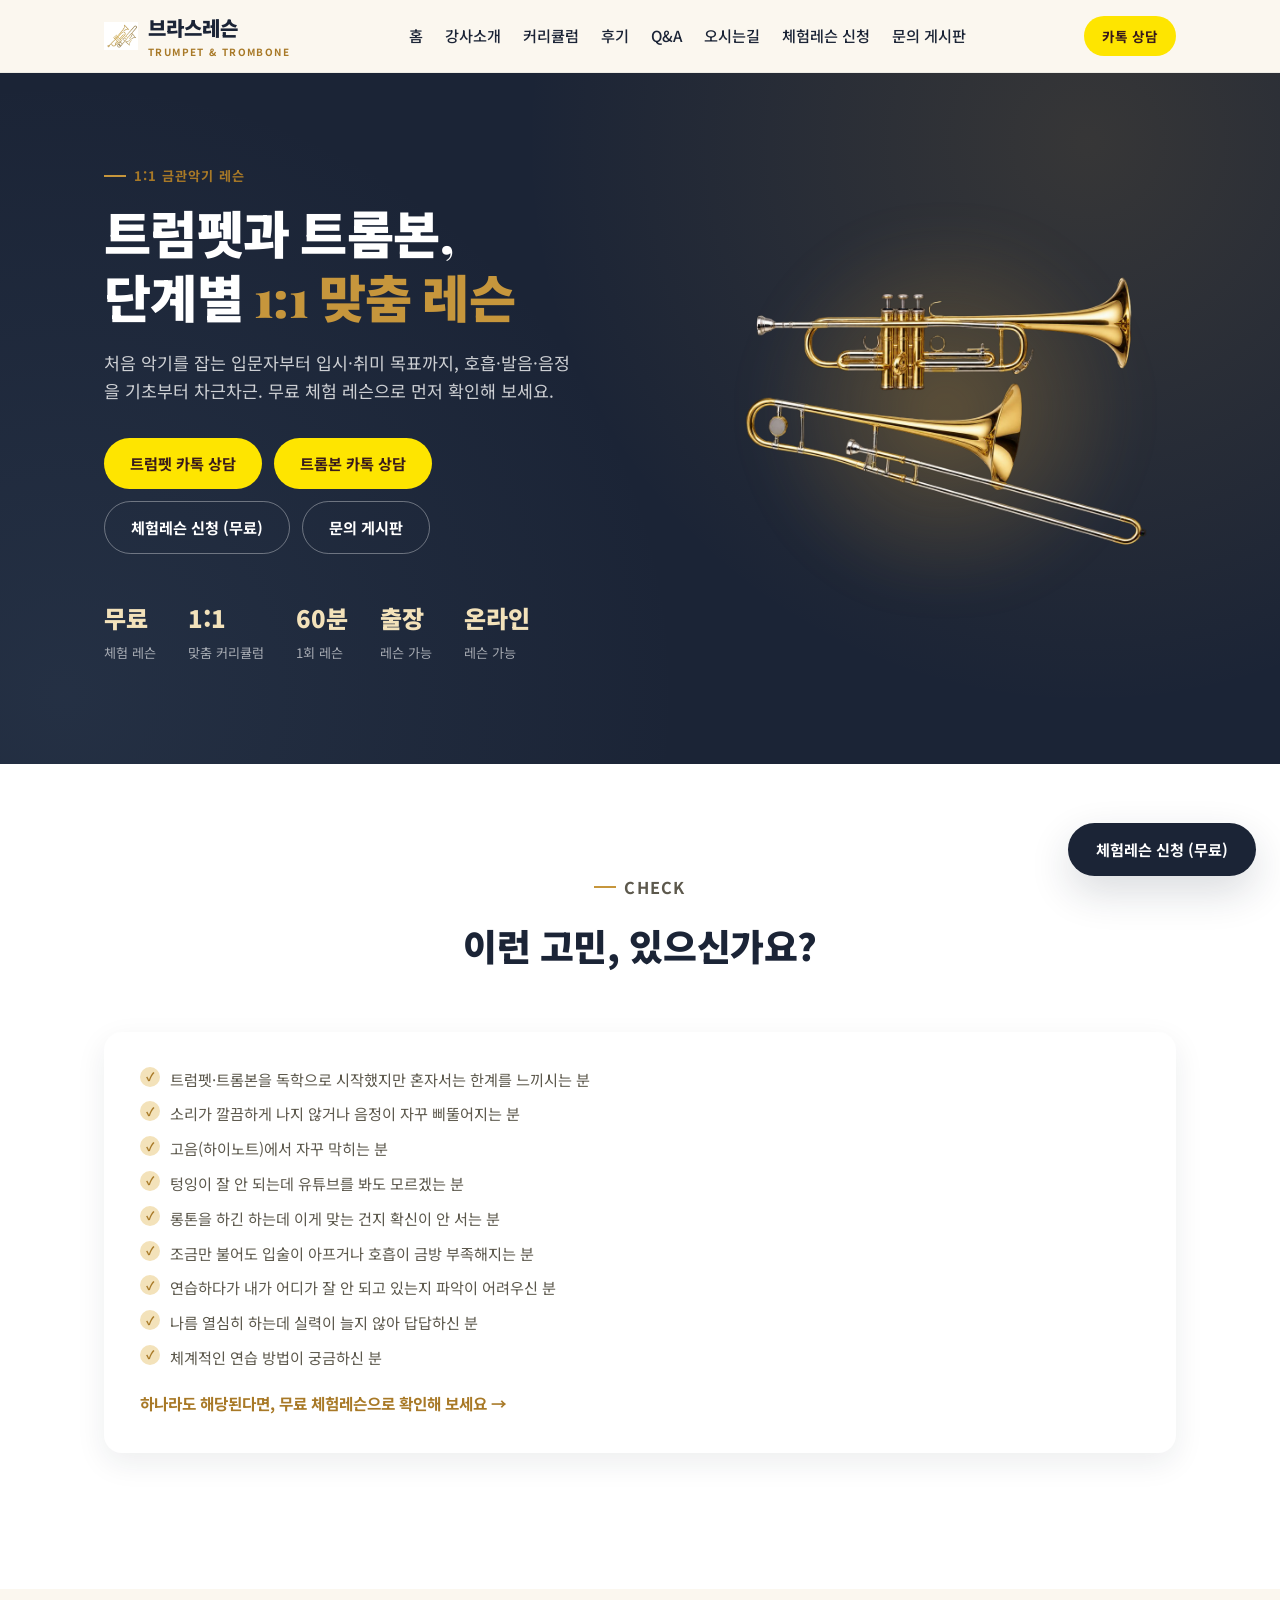
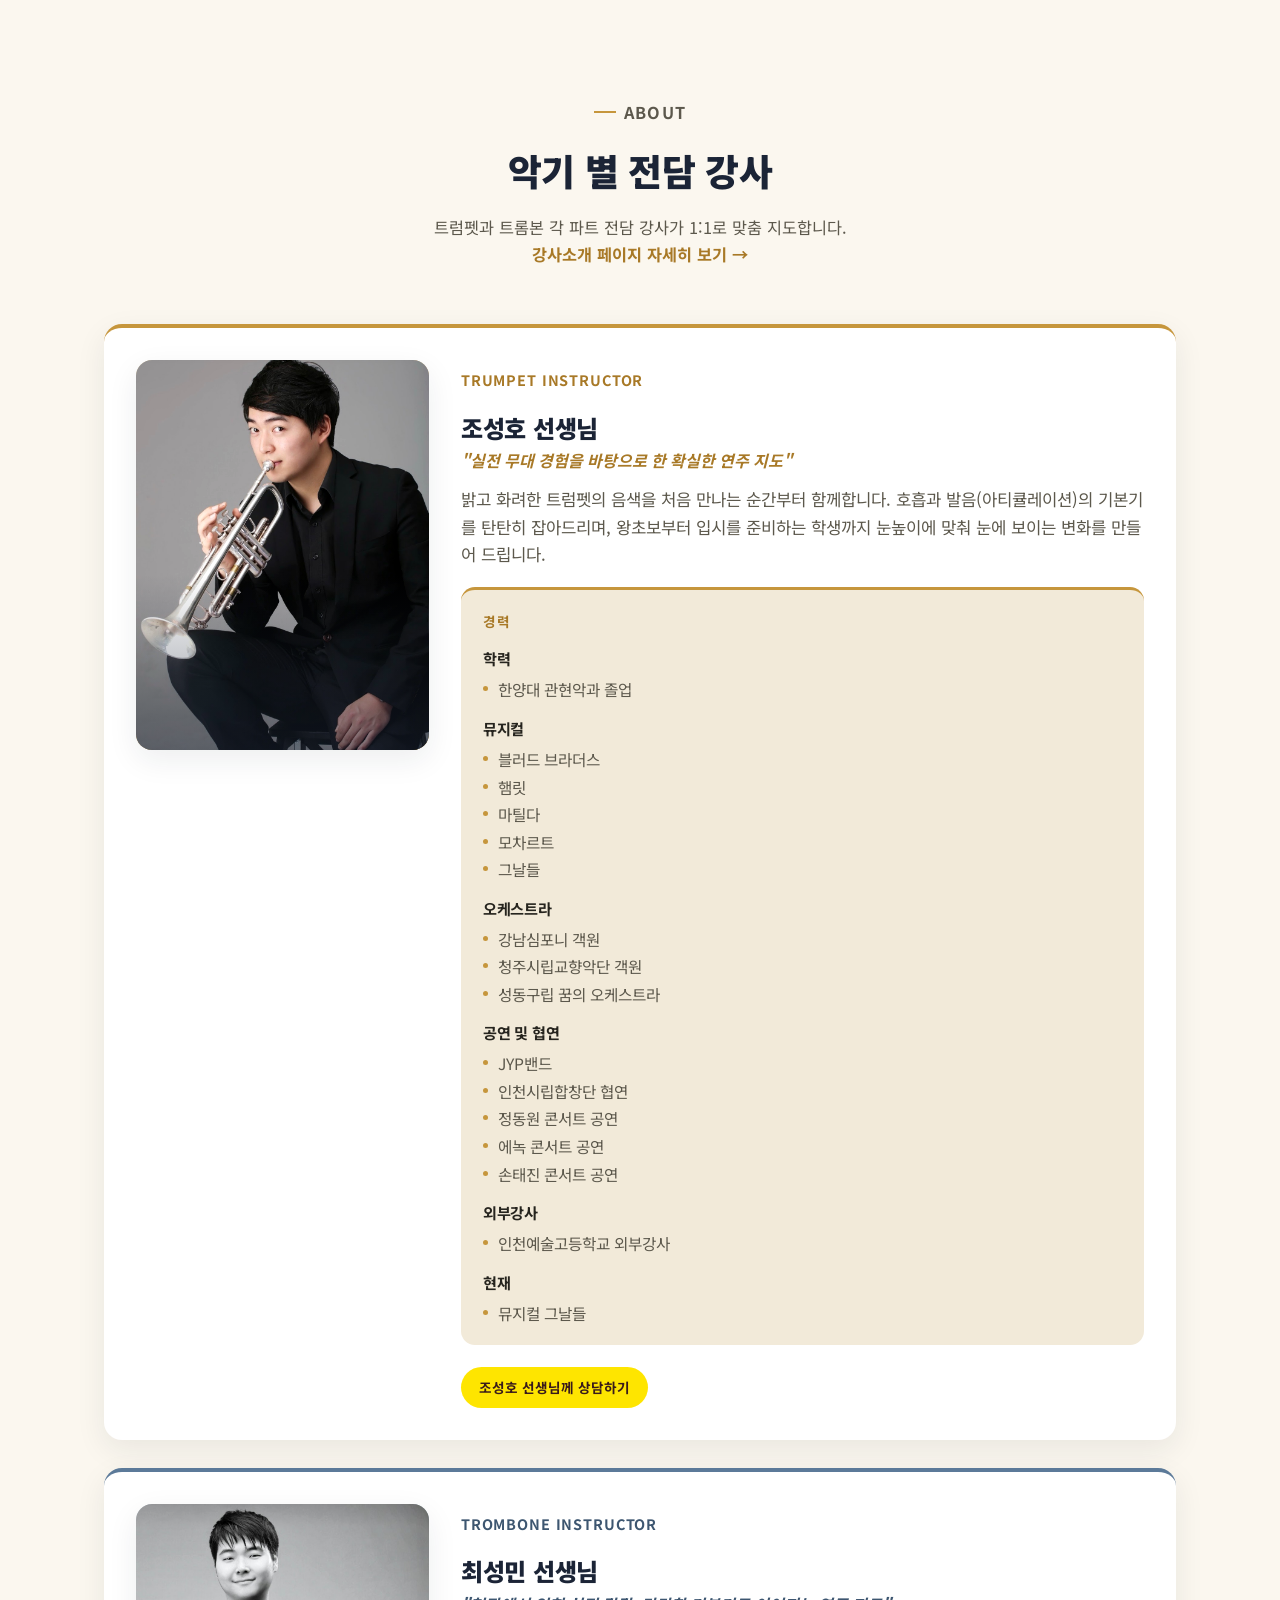
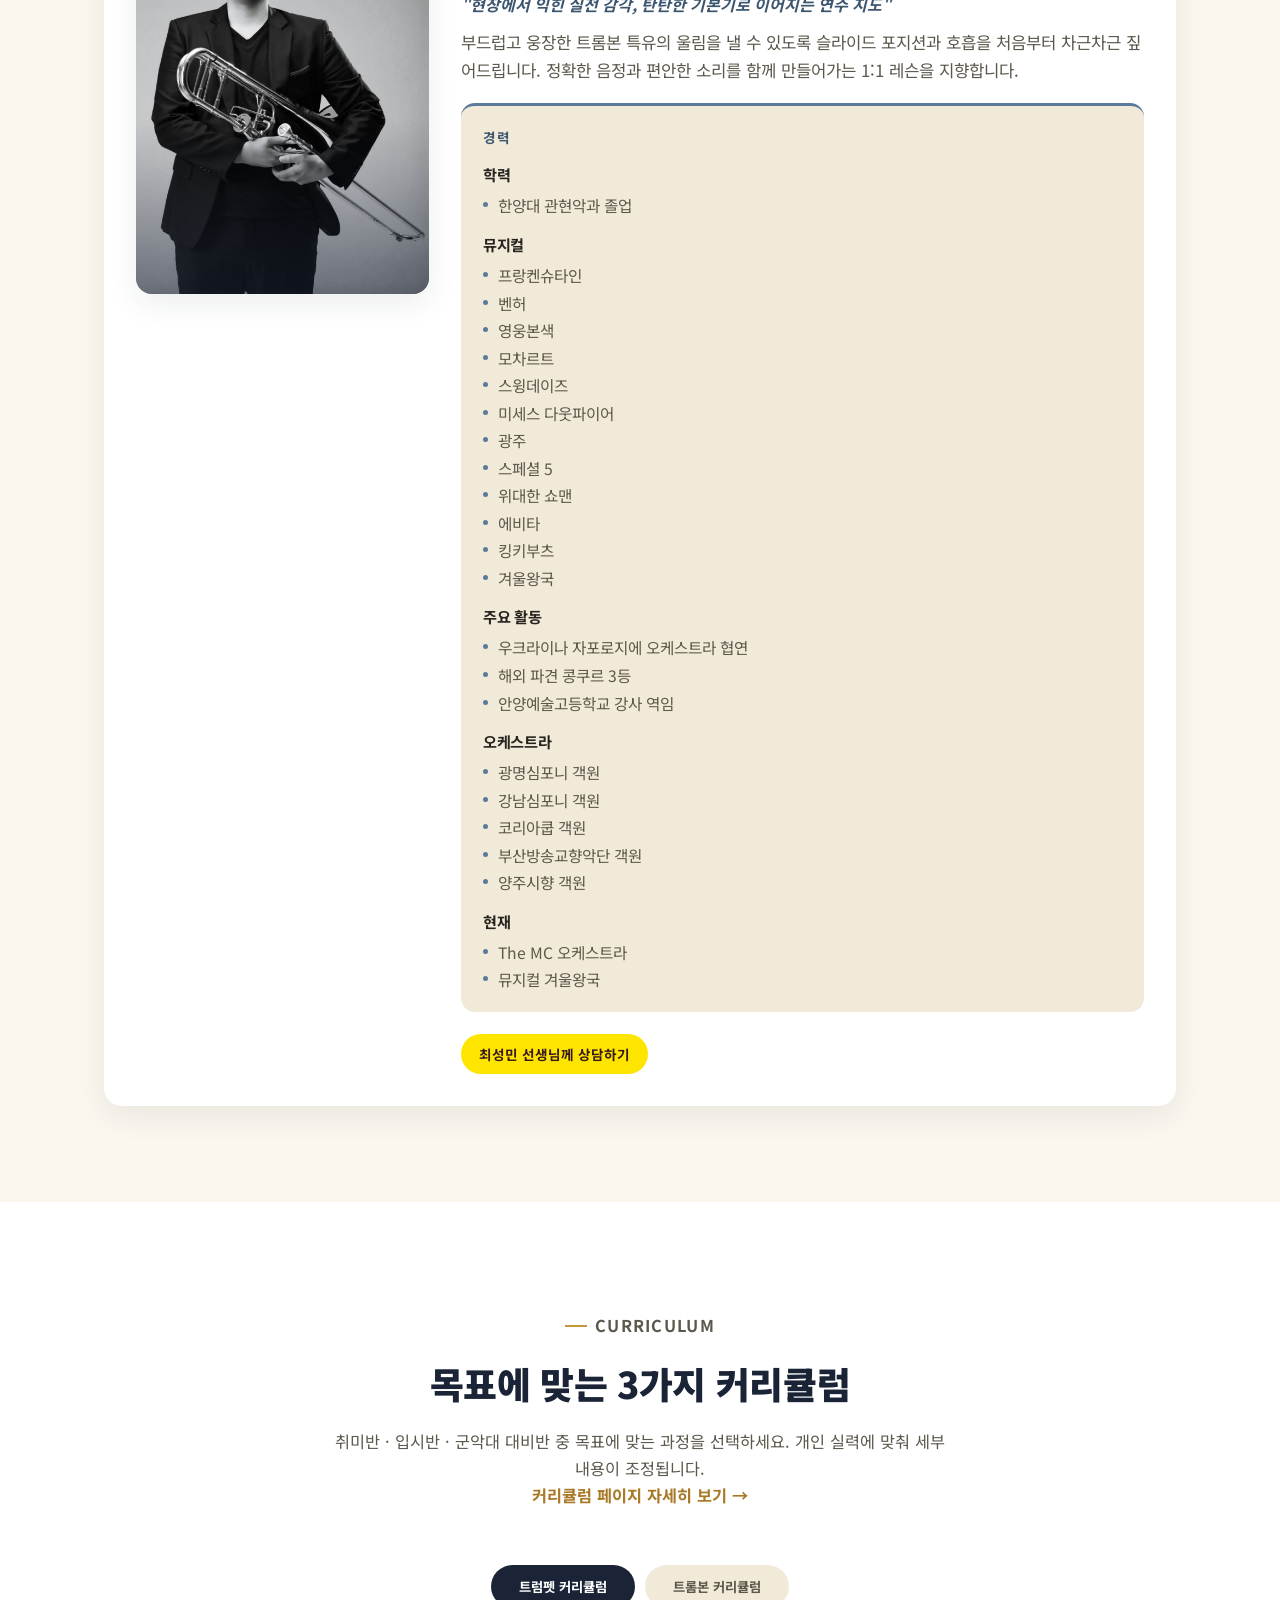
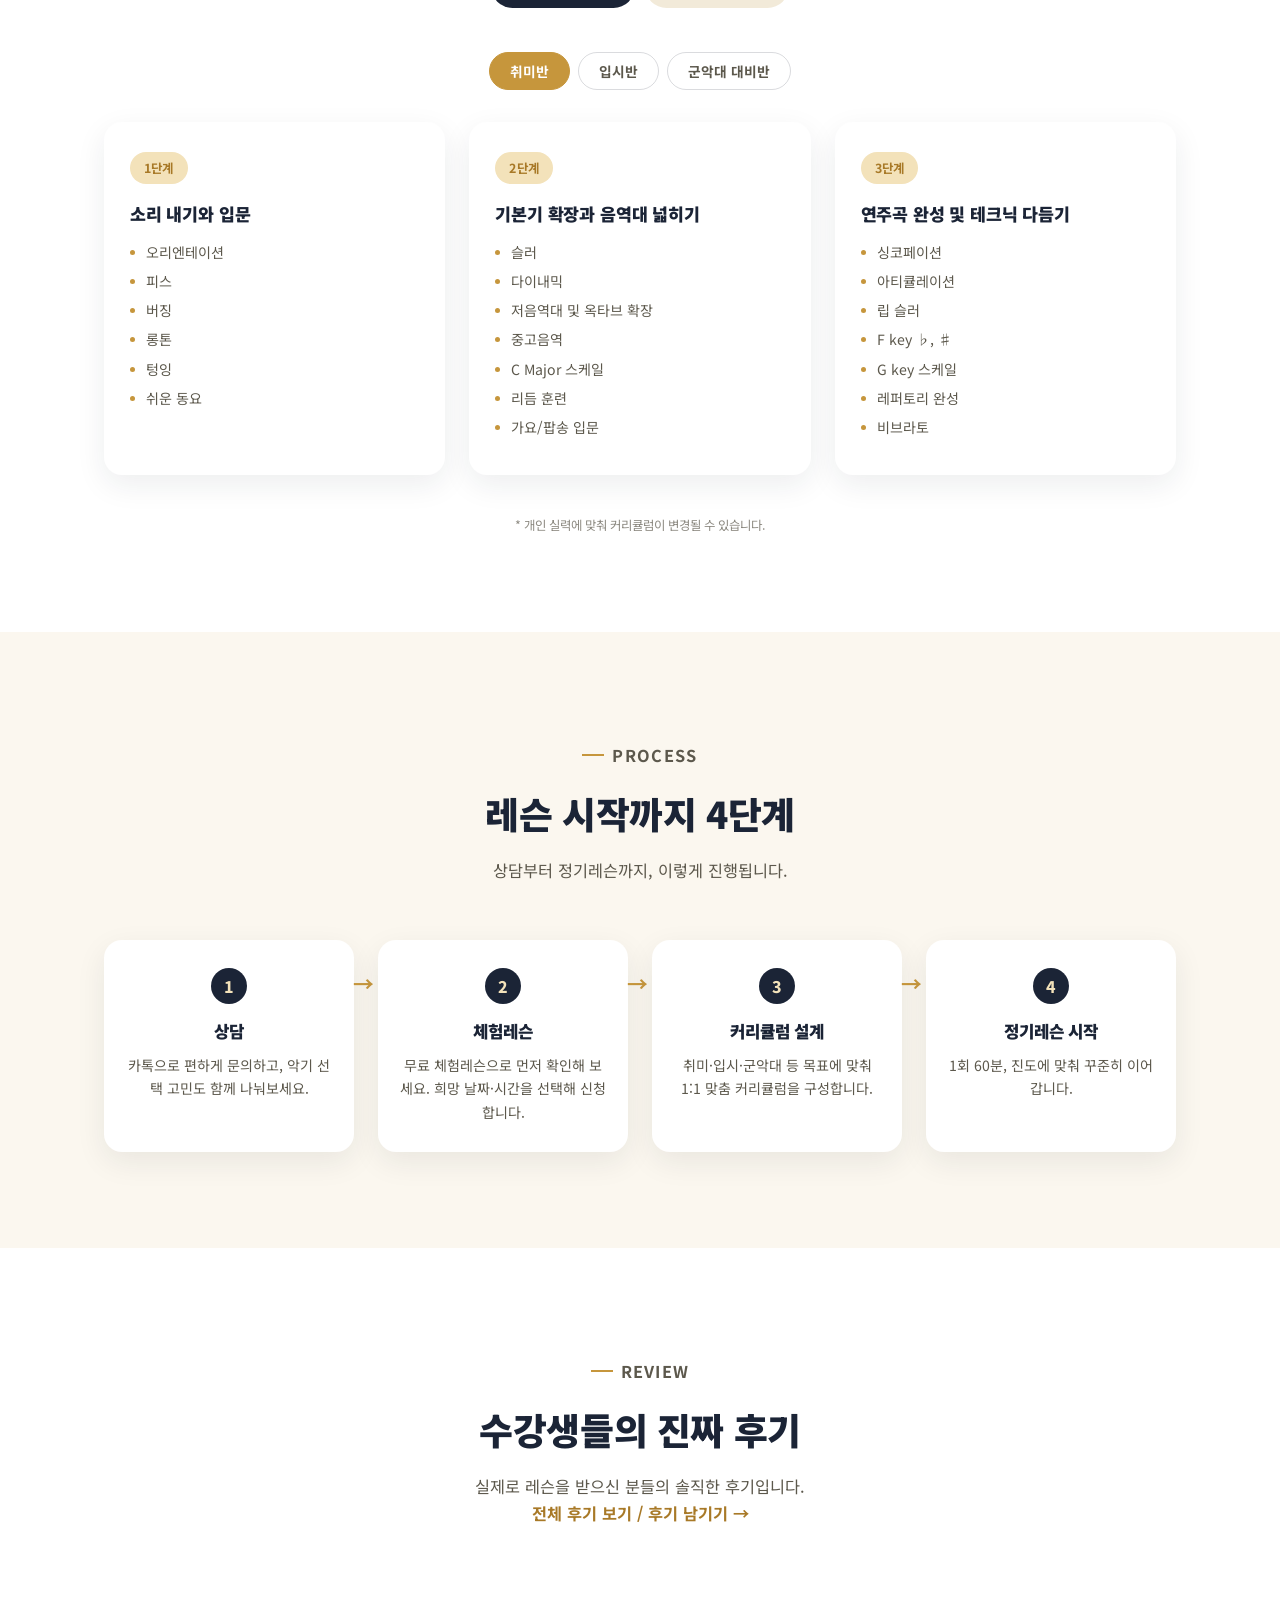
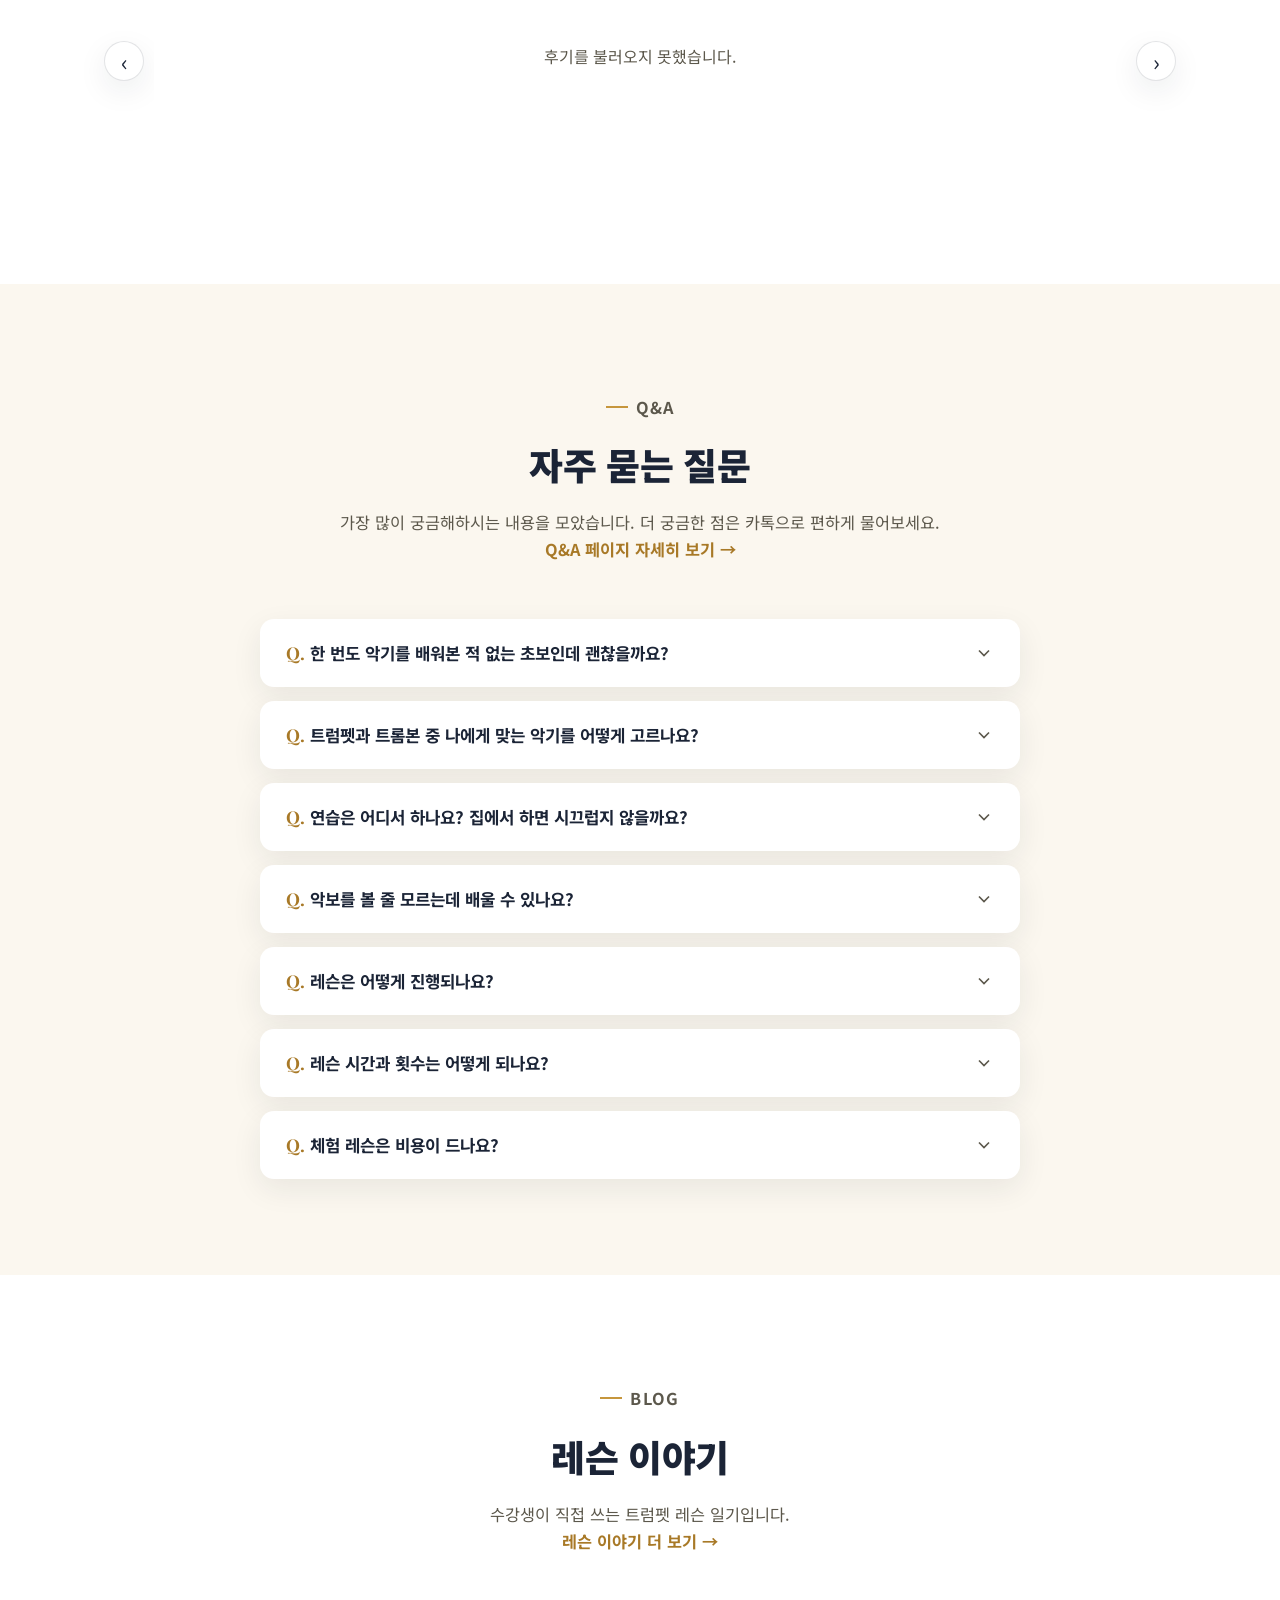
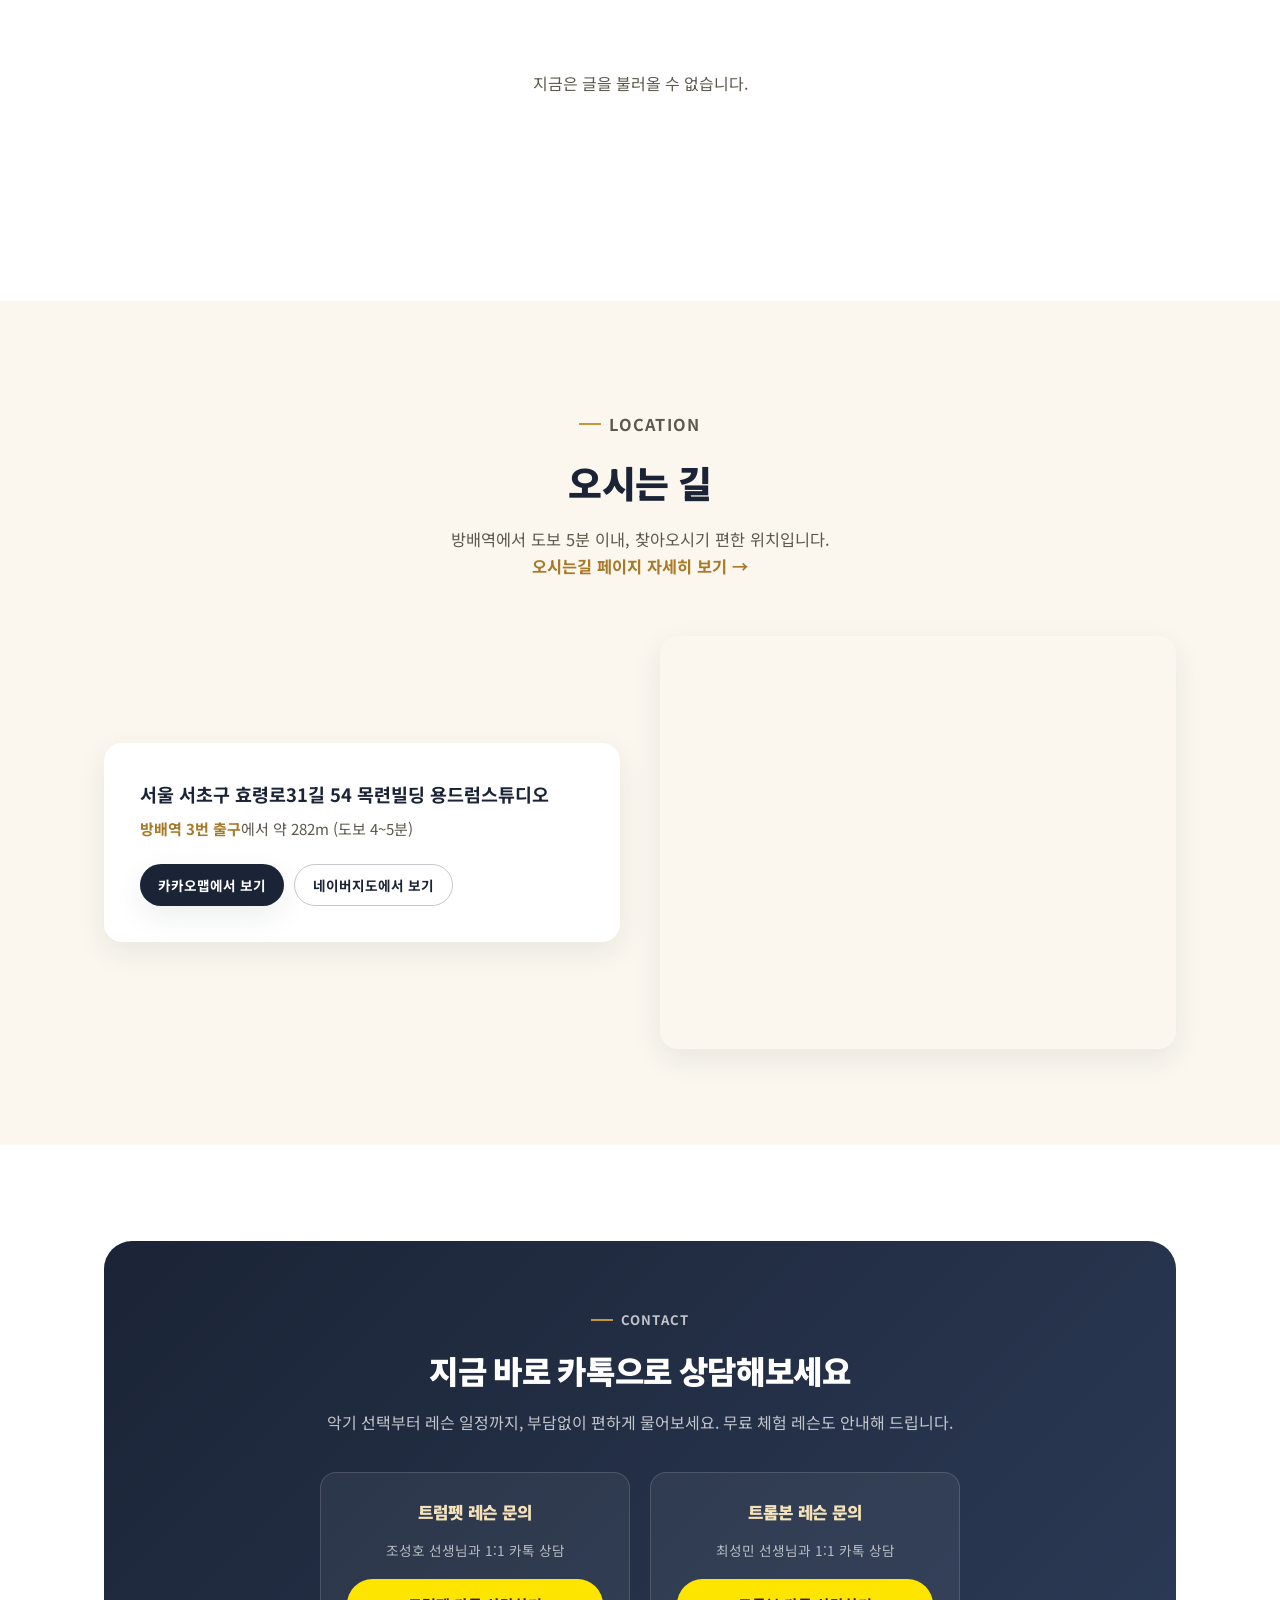
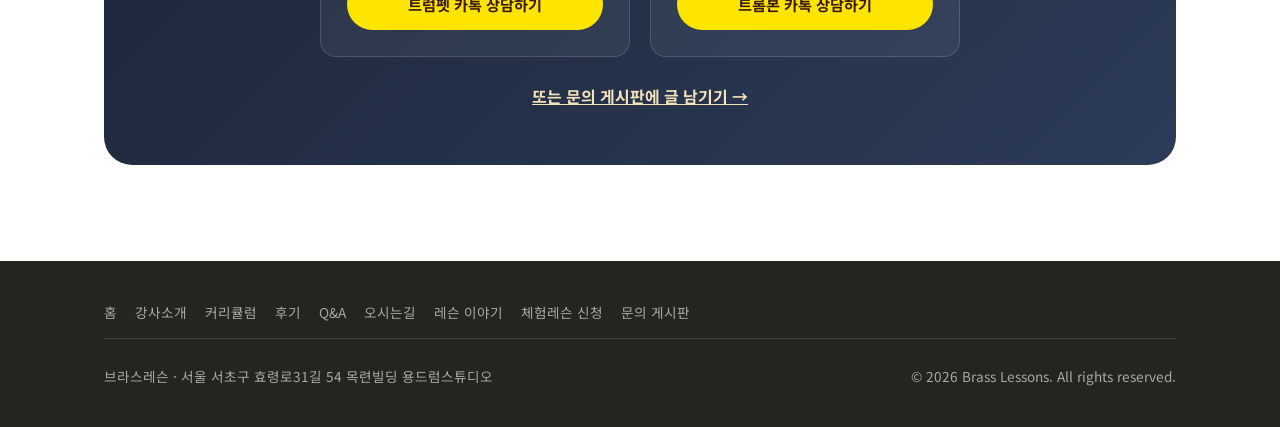
<file: index.html>
<!DOCTYPE html>
<html lang="ko">
<head>
<meta charset="UTF-8">
<meta name="viewport" content="width=device-width, initial-scale=1.0">
<title>브라스레슨 | 트럼펫레슨 전문, 트롬본레슨 전문</title>
<meta name="description" content="서초구 트럼펫, 트롬본 1:1 개인레슨">
<meta name="keywords" content="트럼펫 레슨, 트롬본 레슨, 트럼펫 학원, 트롬본 학원, 서초 트럼펫 레슨, 방배 트럼펫 레슨, 서초 트롬본 레슨, 방배 트롬본 레슨, 금관악기 레슨, 트럼펫 개인레슨, 트롬본 개인레슨, 트럼펫 입시, 트롬본 입시, 군악대 실기 레슨, 성인 트럼펫, 트롬본 취미, 트러본, 트럼본 레슨, 트럼본 취미, 트럼본 입시, 트럼본 학원, 트럼펫, 트럼본, 트롬본, 호른, 금관악기">
<meta name="robots" content="index, follow">
<meta name="author" content="브라스레슨">
<meta name="naver-site-verification" content="9b1d6367c2b45aa4f257d5b8014cab963c6f6ef2" />
<link rel="canonical" href="https://brasslessons.kr/">
<meta property="og:type" content="website">
<meta property="og:locale" content="ko_KR">
<meta property="og:site_name" content="브라스레슨">
<meta property="og:title" content="브라스레슨 | 트럼펫레슨 전문, 트롬본레슨 전문">
<meta property="og:description" content="트럼펫 레슨 · 트롬본 레슨 전문. 1:1 맞춤 커리큘럼, 무료 체험 레슨.">
<meta property="og:image" content="https://brasslessons.kr/img/logo-share.png">
<meta property="og:url" content="https://brasslessons.kr/">
<meta name="twitter:card" content="summary_large_image">
<meta name="twitter:title" content="브라스레슨 | 트럼펫레슨 전문, 트롬본레슨 전문">
<meta name="twitter:description" content="트럼펫 레슨 · 트롬본 레슨 전문. 1:1 맞춤 커리큘럼, 무료 체험 레슨.">
<meta name="twitter:image" content="https://brasslessons.kr/img/logo-share.png">
<link rel="icon" href="/favicon.ico" sizes="any">
<link rel="icon" type="image/png" sizes="32x32" href="img/favicon-32.png">
<link rel="icon" type="image/png" sizes="96x96" href="img/favicon-96.png">
<link rel="apple-touch-icon" href="img/apple-touch-icon.png">
<link rel="stylesheet" href="css/style.css">
<script type="application/ld+json">
{
  "@context": "https://schema.org",
  "@type": "LocalBusiness",
  "name": "브라스레슨",
  "url": "https://brasslessons.kr/",
  "description": "서울 서초구 방배동에서 트럼펫 레슨, 트롬본 레슨을 전문으로 하는 1:1 맞춤 금관악기 레슨입니다. 1:1 개인레슨 찾으신다면 무료 체험 레슨으로 먼저 확인해보세요.",
  "image": "https://brasslessons.kr/img/hero-instruments.jpg",
  "address": {
    "@type": "PostalAddress",
    "streetAddress": "효령로31길 54 목련빌딩 용드럼스튜디오",
    "addressLocality": "서초구",
    "addressRegion": "서울특별시",
    "addressCountry": "KR"
  },
  "areaServed": ["서초구", "방배동", "강남", "서울","강남구", "개포동", "논현동", "대치동", "도곡동", "삼성동", "세곡동", "수서동", 
    "신사동", "압구정동", "역삼동", "율현동", "일원동", "자곡동", "청담동","강동구", "강일동", "고덕동", "길동", "둔촌동", "명일동", "상일동", "성내동", 
    "암사동", "천호동","강북구", "미아동", "번동", "수유동", "우이동", "강서구", "가양동", "개화동", "과해동", "공항동", "등촌동", "마곡동", "방화동", 
    "염창동", "오곡동", "오쇠동", "외발산동", "내발산동", "화곡동","관악구", "남현동", "봉천동", "신림동","광진구", "광장동", "구의동", "군자동", "능동", "자양동", "중곡동", "화양동","구로구", "가리봉동", "개봉동", "고척동", "구로동", "궁동", "신도림동", "오류동", 
    "온수동", "천왕동", "항동","금천구", "가산동", "독산동", "시흥동","노원구", "공릉동", "상계동", "월계동", "중계동", "하계동","도봉구", "도봉동", "방학동", "쌍문동", "창동","동대문구", "답십리동", "신설동", "용두동", "이문동", "장안동", "전농동", "제기동", 
    "청량리동", "회기동", "휘경동","동작구", "노량진동", "대방동", "동작동", "본동", "사당동", "상도동", "신대방동", "흑석동","마포구", "공덕동", "구수동", "노고산동", "당인동", "대흥동", "도화동", "동교동", 
    "마포동", "망원동", "상수동", "상암동", "서교동", "성산동", "신공덕동", "신정동", 
    "신수동", "연남동", "염리동", "용강동", "중동", "창전동", "토정동", "하중동", 
    "합정동", "현석동", "흥인동","서대문구", "남가좌동", "냉천동", "봉원동", "북가좌동", "북아현동", "신촌동", "연희동", 
    "영천동", "옥천동", "창천동", "천연동", "충정로2가", "충정로3가", "합성동", "현저동", 
    "홍은동", "홍제동","내곡동", "반포동", "방배동", "서초동", "신원동", "양재동", "염곡동", 
    "우면동", "원지동", "잠원동","성동구", "금호동1가", "금호동2가", "금호동3가", "금호동4가", "도선동", "마장동", 
    "사근동", "상왕십리동", "성수동1가", "성수동2가", "송정동", "옥수동", "용답동", 
    "응봉동", "하왕십리동", "행당동", "홍익동","성북구", "길음동", "돈암동", "동선동1가", "동선동2가", "동선동3가", "동선동4가", "동선동5가", 
    "동소문동1가", "동소문동2가", "동소문동3가", "동소문동4가", "동소문동5가", "동소문동6가", "동소문동7가", 
    "보문동1가", "보문동2가", "보문동3가", "보문동4가", "보문동5가", "보문동6가", "보문동7가", 
    "삼선동1가", "삼선동2가", "삼선동3가", "삼선동4가", "삼선동5가", "상월곡동", "석관동", 
    "성북동", "성북동1가", "안암동1가", "안암동2가", "안암동3가", "안암동4가", "안암동5가", 
    "장위동", "정릉동", "종암동", "하월곡동","송파구", "가락동", "거여동", "마천동", "문정동", "방이동", "삼전동", "석촌동", 
    "송파동", "오금동", "오륜동", "잠실동", "장지동", "풍납동","양천구", "목동", "신월동", "신정동","영등포구", "당산동", "당산동1가", "당산동2가", "당산동3가", "당산동4가", "당산동5가", "당산동6가", 
    "대림동", "도림동", "문래동1가", "문래동2가", "문래동3가", "문래동4가", "문래동5가", "문래동6가", 
    "신길동", "양평동", "양평동1가", "양평동2가", "양평동3가", "양평동4가", "양평동5가", "양평동6가", 
    "양화동", "여의도동", "영등포동", "영등포동1가", "영등포동2가", "영등포동3가", "영등포동4가", 
    "영등포동5가", "영등포동6가", "영등포동7가", "영등포동8가","용산구", "갈월동", "남영동", "도원동", "동빙고동", "동자동", "문배동", "보광동", 
    "산천동", "서빙고동", "서계동", "용산동1가", "용산동2가", "용산동3가", "용산동4가", 
    "용산동5가", "용산동6가", "원효로1가", "원효로2가", "원효로3가", "원효로4가", "이촌동", 
    "이태원동", "주성동", "청암동", "청파동1가", "청파동2가", "청파동3가", "한강로1가", 
    "한강로2가", "한강로3가", "한남동", "효창동", "후암동","은평구", "갈현동", "구산동", "녹번동", "대조동", "불광동", "수색동", "신사동", 
    "역촌동", "응암동", "증산동", "진관동","종로구", "가회동", "견지동", "경운동", "계동", "공평동", "관훈동", "교남동", 
    "교북동", "구기동", "궁정동", "권농동", "낙원동", "내수동", "내자동", "누상동", 
    "누하동", "당주동", "동숭동", "명륜1가", "명륜2가", "명륜3가", "명륜4가", "묘동", 
    "무악동", "봉익동", "부암동", "사간동", "사직동", "삼청동", "서린동", "세종로", 
    "소격동", "송월동", "송현동", "수송동", "숭인동", "신교동", "신문로1가", "신문로2가", 
    "신영동", "안국동", "연건동", "연지동", "예지동", "옥인동", "와룡동", "운니동", 
    "원남동", "원서동", "이화동", "익선동", "인사동", "인의동", "장사동", "재동", 
    "적선동", "종로1가", "종로2가", "종로3가", "종로4가", "종로5가", "종로6가", "중학동", 
    "창성동", "창신동", "청운동", "체부동", "충신동", "평동", "평창동", "필운동", 
    "홍지동", "홍파동", "화동", "효자동", "효제동", "훈정동","중구", "광희동1가", "광희동2가", "남대문로1가", "남대문로2가", "남대문로3가", "남대문로4가", "남대문로5가", 
    "남학동", "다동", "만리동1가", "만리동2가", "명동1가", "명동2가", "무교동", "무학동", 
    "방산동", "봉래동1가", "봉래동2가", "북창동", "산림동", "삼각동", "서소문동", "수표동", 
    "수하동", "순화동", "신당동", "쌍림동", "예장동", "오장동", "을지로1가", "을지로2가", 
    "을지로3가", "을지로4가", "을지로5가", "을지로6가", "을지로7가", "인현동1가", "인현동2가", "입정동", 
    "장교동", "장충동1가", "장충동2가", "저동1가", "저동2가", "정동", "주교동", "주자동", 
    "중림동", "초동", "충무로1가", "충무로2가", "충무로3가", "충무로4가", "충무로5가", "태평로1가", 
    "태평로2가", "필동1가", "필동2가", "필동3가", "황학동", "회현동1가", "회현동2가", "회현동3가", 
    "흥인동","중랑구", "망우동", "면목동", "묵동", "상봉동", "신내동", "중화동"],
  "sameAs": [
    "https://open.kakao.com/o/sWyKnF2h",
    "https://share.google/X3lDL1HYd9IJiBj5a"
  ],
  "makesOffer": [
    {
      "@type": "Offer",
      "itemOffered": {
        "@type": "Course",
        "name": "트럼펫 레슨",
        "description": "트럼펫 입문, 취미, 입시, 군악대 대비 1:1 맞춤 레슨"
      }
    },
    {
      "@type": "Offer",
      "itemOffered": {
        "@type": "Course",
        "name": "트롬본 레슨",
        "description": "트롬본 입문, 취미, 입시, 군악대 대비 1:1 맞춤 레슨"
      }
    }
  ]
}
</script>
</head>
<!-- Google tag (gtag.js) -->
<script async src="https://www.googletagmanager.com/gtag/js?id=G-JMH02SKSWM"></script>
<script>
  window.dataLayer = window.dataLayer || [];
  function gtag(){dataLayer.push(arguments);}
  gtag('js', new Date());

  gtag('config', 'G-JMH02SKSWM');
</script>
<body>

<header class="site-header">
  <div class="wrap">
    <a href="#hero" class="brand">
      <img src="img/logo-icon.png" alt="트럼펫 트롬본 레슨 학원 브라스레슨 로고" width="34" height="28">
      <span>브라스레슨<small>TRUMPET &amp; TROMBONE</small></span>
    </a>
    <nav class="main-nav" id="mainNav">
      <a href="#hero">홈</a>
      <a href="trumpet-trombone-teacher.html">강사소개</a>
      <a href="trumpet-trombone-curriculum.html">커리큘럼</a>
      <a href="trumpet-trombone-review.html">후기</a>
      <a href="trumpet-trombone-faq.html">Q&amp;A</a>
      <a href="trumpet-trombone-location.html">오시는길</a>
      <a href="trumpet-trombone-trial-lesson.html">체험레슨 신청</a>
      <a href="board.html">문의 게시판</a>
    </nav>
    <div class="header-actions">
      <a href="#contact" class="btn btn-kakao btn-sm">카톡 상담</a>
      <button class="nav-toggle" id="navToggle" aria-label="메뉴 열기"><span></span><span></span><span></span></button>
    </div>
  </div>
</header>

<section class="hero" id="hero">
  <p class="sr-only">서초 트럼펫, 트롬본 1:1 개인레슨 트럼펫 개인레슨, 트롬본 개인레슨, 트럼펫 입시, 트롬본 입시, 군악대 실기 대비반을 1:1 맞춤으로 운영합니다.</p>
  <div class="wrap">
    <div>
      <p class="eyebrow">1:1 금관악기 레슨</p>
      <h1 class="serif">트럼펫과 트롬본,<br>단계별 <span>1:1 맞춤 레슨</span></h1>
      <p class="lead">처음 악기를 잡는 입문자부터 입시·취미 목표까지, 호흡·발음·음정을 기초부터 차근차근. 무료 체험 레슨으로 먼저 확인해 보세요.</p>
      <div class="hero-actions">
        <div class="hero-actions-row">
          <a href="https://open.kakao.com/o/sXsxBhui" target="_blank" rel="noopener" class="btn btn-kakao">트럼펫 카톡 상담</a>
          <a href="https://open.kakao.com/o/s3RNm6ui" target="_blank" rel="noopener" class="btn btn-kakao">트롬본 카톡 상담</a>
        </div>
        <div class="hero-actions-row">
          <a href="trumpet-trombone-trial-lesson.html" class="btn btn-outline" style="border-color:rgba(255,255,255,0.35); color:#fff;">체험레슨 신청 (무료)</a>
          <a href="board.html" class="btn btn-outline" style="border-color:rgba(255,255,255,0.35); color:#fff;">문의 게시판</a>
        </div>
      </div>
      <div class="hero-stats">
        <div><strong>무료</strong><span>체험 레슨</span></div>
        <div><strong>1:1</strong><span>맞춤 커리큘럼</span></div>
        <div><strong>60분</strong><span>1회 레슨</span></div>
        <div><strong>출장</strong><span>레슨 가능</span></div>
        <div><strong>온라인</strong><span>레슨 가능</span></div>
      </div>
    </div>
    <div class="hero-art">
      <div class="glow"></div>
      <div class="photo-frame">
        <img src="img/hero-instruments-new.png" alt="트럼펫 레슨 트롬본 레슨 브라스레슨" class="hero-icon-img">
      </div>
    </div>
  </div>
</section>

<section id="fit-check" class="section-alt">
  <div class="wrap">
    <div class="section-head">
      <p class="eyebrow">Check</p>
      <h2>이런 고민, 있으신가요?</h2>
    </div>
    <div class="fit-check">
      <ul>
        <li>트럼펫·트롬본을 독학으로 시작했지만 혼자서는 한계를 느끼시는 분</li>
        <li>소리가 깔끔하게 나지 않거나 음정이 자꾸 삐뚤어지는 분</li>
        <li>고음(하이노트)에서 자꾸 막히는 분</li>
        <li>텅잉이 잘 안 되는데 유튜브를 봐도 모르겠는 분</li>
        <li>롱톤을 하긴 하는데 이게 맞는 건지 확신이 안 서는 분</li>
        <li>조금만 불어도 입술이 아프거나 호흡이 금방 부족해지는 분</li>
        <li>연습하다가 내가 어디가 잘 안 되고 있는지 파악이 어려우신 분</li>
        <li>나름 열심히 하는데 실력이 늘지 않아 답답하신 분</li>
        <li>체계적인 연습 방법이 궁금하신 분</li>
      </ul>
      <a href="trumpet-trombone-trial-lesson.html" class="fit-check-cta" style="display:block; text-decoration:none;">하나라도 해당된다면, 무료 체험레슨으로 확인해 보세요 →</a>
    </div>
  </div>
</section>

<section id="about">
  <div class="wrap">
    <div class="section-head">
      <p class="eyebrow">About</p>
      <h2>악기 별 전담 강사</h2>
      <p>트럼펫과 트롬본 각 파트 전담 강사가 1:1로 맞춤 지도합니다. <a href="trumpet-trombone-teacher.html" style="color:var(--gold-dark); font-weight:700;"><br>강사소개 페이지 자세히 보기 →</a></p>
    </div>
    <div class="instructor-grid">
      <!-- 아래 강사 카드는 data/instructors.json에서 생성됩니다. 직접 수정하지 말고
           data/instructors.json을 고친 뒤 `node scripts/build-instructors.js`를 실행하세요. -->
      <!-- INSTRUCTOR_CARDS:START -->
      <div class="instructor-card trumpet">
        <div class="instructor-visual">
          <img src="img/jo-seongho-trumpet.jpg" alt="트럼펫 레슨 강사 조성호 선생님">
        </div>
        <div class="instructor-info">
          <span class="instructor-role">TRUMPET INSTRUCTOR</span>
          <h3>조성호 선생님</h3>
          <p class="bio-quote">"실전 무대 경험을 바탕으로 한 확실한 연주 지도"</p>
          <p class="bio">밝고 화려한 트럼펫의 음색을 처음 만나는 순간부터 함께합니다. 호흡과 발음(아티큘레이션)의 기본기를 탄탄히 잡아드리며, 왕초보부터 입시를 준비하는 학생까지 눈높이에 맞춰 눈에 보이는 변화를 만들어 드립니다.</p>
          <div class="career">
            <p class="career-title">경력</p>
            <div class="career-group">
              <h3>학력</h3>
              <ul><li>한양대 관현악과 졸업</li></ul>
            </div>
            <div class="career-group">
              <h3>뮤지컬</h3>
              <ul><li>블러드 브라더스</li><li>햄릿</li><li>마틸다</li><li>모차르트</li><li>그날들</li></ul>
            </div>
            <div class="career-group">
              <h3>오케스트라</h3>
              <ul><li>강남심포니 객원</li><li>청주시립교향악단 객원</li><li>성동구립 꿈의 오케스트라</li></ul>
            </div>
            <div class="career-group">
              <h3>공연 및 협연</h3>
              <ul><li>JYP밴드</li><li>인천시립합창단 협연</li><li>정동원 콘서트 공연</li><li>에녹 콘서트 공연</li><li>손태진 콘서트 공연</li></ul>
            </div>
            <div class="career-group">
              <h3>외부강사</h3>
              <ul><li>인천예술고등학교 외부강사</li></ul>
            </div>
            <div class="career-group">
              <h3>현재</h3>
              <ul><li>뮤지컬 그날들</li></ul>
            </div>
          </div>
          <a href="https://open.kakao.com/o/sXsxBhui" target="_blank" rel="noopener" class="btn btn-kakao btn-sm">조성호 선생님께 상담하기</a>
        </div>
      </div>
      <div class="instructor-card trombone">
        <div class="instructor-visual">
          <img src="img/choi-seongmin-trombone.jpg" alt="트롬본 레슨 강사 최성민 선생님">
        </div>
        <div class="instructor-info">
          <span class="instructor-role">TROMBONE INSTRUCTOR</span>
          <h3>최성민 선생님</h3>
          <p class="bio-quote">"현장에서 익힌 실전 감각, 탄탄한 기본기로 이어지는 연주 지도"</p>
          <p class="bio">부드럽고 웅장한 트롬본 특유의 울림을 낼 수 있도록 슬라이드 포지션과 호흡을 처음부터 차근차근 짚어드립니다. 정확한 음정과 편안한 소리를 함께 만들어가는 1:1 레슨을 지향합니다.</p>
          <div class="career">
            <p class="career-title">경력</p>
            <div class="career-group">
              <h3>학력</h3>
              <ul><li>한양대 관현악과 졸업</li></ul>
            </div>
            <div class="career-group">
              <h3>뮤지컬</h3>
              <ul><li>프랑켄슈타인</li><li>벤허</li><li>영웅본색</li><li>모차르트</li><li>스윙데이즈</li><li>미세스 다웃파이어</li><li>광주</li><li>스페셜 5</li><li>위대한 쇼맨</li><li>에비타</li><li>킹키부츠</li><li>겨울왕국</li></ul>
            </div>
            <div class="career-group">
              <h3>주요 활동</h3>
              <ul><li>우크라이나 자포로지에 오케스트라 협연</li><li>해외 파견 콩쿠르 3등</li><li>안양예술고등학교 강사 역임</li></ul>
            </div>
            <div class="career-group">
              <h3>오케스트라</h3>
              <ul><li>광명심포니 객원</li><li>강남심포니 객원</li><li>코리아쿱 객원</li><li>부산방송교향악단 객원</li><li>양주시향 객원</li></ul>
            </div>
            <div class="career-group">
              <h3>현재</h3>
              <ul><li>The MC 오케스트라</li><li>뮤지컬 겨울왕국</li></ul>
            </div>
          </div>
          <a href="https://open.kakao.com/o/s3RNm6ui" target="_blank" rel="noopener" class="btn btn-kakao btn-sm">최성민 선생님께 상담하기</a>
        </div>
      </div>
      <!-- INSTRUCTOR_CARDS:END -->
    </div>
  </div>
</section>

<section id="curriculum" class="section-alt">
  <div class="wrap">
    <div class="section-head">
      <p class="eyebrow">Curriculum</p>
      <h2>목표에 맞는 3가지 커리큘럼</h2>
      <p>취미반 · 입시반 · 군악대 대비반 중 목표에 맞는 과정을 선택하세요. 개인 실력에 맞춰 세부 내용이 조정됩니다. <a href="trumpet-trombone-curriculum.html" style="color:var(--gold-dark); font-weight:700;"><br>커리큘럼 페이지 자세히 보기 →</a></p>
    </div>

    <div class="tabs">
      <button class="tab-btn active" data-tab="trumpet">트럼펫 커리큘럼</button>
      <button class="tab-btn" data-tab="trombone">트롬본 커리큘럼</button>
    </div>

    <div class="tab-panel active" data-tab="trumpet">
      <div class="program-tabs">
        <button class="program-btn active" data-program="hobby">취미반</button>
        <button class="program-btn" data-program="exam">입시반</button>
        <button class="program-btn" data-program="military">군악대 대비반</button>
      </div>

      <div class="program-panel active" data-program="hobby">
        <div class="curriculum-steps">
          <div class="step-card"><div class="step-tag">1단계</div><h4>소리 내기와 입문</h4><ul><li>오리엔테이션</li><li>피스</li><li>버징</li><li>롱톤</li><li>텅잉</li><li>쉬운 동요</li></ul></div>
          <div class="step-card"><div class="step-tag">2단계</div><h4>기본기 확장과 음역대 넓히기</h4><ul><li>슬러</li><li>다이내믹</li><li>저음역대 및 옥타브 확장</li><li>중고음역</li><li>C Major 스케일</li><li>리듬 훈련</li><li>가요/팝송 입문</li></ul></div>
          <div class="step-card"><div class="step-tag">3단계</div><h4>연주곡 완성 및 테크닉 다듬기</h4><ul><li>싱코페이션</li><li>아티큘레이션</li><li>립 슬러</li><li>F key ♭, ♯</li><li>G key 스케일</li><li>레퍼토리 완성</li><li>비브라토</li></ul></div>
        </div>
      </div>

      <div class="program-panel" data-program="exam">
        <div class="curriculum-steps">
          <div class="step-card"><div class="step-tag">1단계</div><h4>소리 내기와 입문</h4><ul><li>오리엔테이션 및 악기 관리</li><li>버징 및 복식호흡</li><li>마우스피스 피칭</li><li>롱톤 (C~F 기본음역)</li><li>텅잉 기초</li><li>쉬운 동요</li></ul></div>
          <div class="step-card"><div class="step-tag">2단계</div><h4>기본기 확장과 운지법 테크닉</h4><ul><li>슬러 및 포르타멘토</li><li>다이내믹 및 프레이징</li><li>저음역 및 옥타브 확장</li><li>핑거링(Fingering) 및 운지법 완성</li><li>스케일 및 아르페지오</li><li>리듬 훈련</li></ul></div>
          <div class="step-card"><div class="step-tag">3단계</div><h4>입시 및 실전 대비</h4><ul><li>입시 지정곡 집중 분석</li><li>고강도 테크닉</li><li>실습 및 모의평가</li><li>시창 및 청음 능력 심화</li><li>심리 안정 및 무대공포증 극복</li><li>실전 연주회 및 대학 오디션 대비</li></ul></div>
        </div>
      </div>

      <div class="program-panel" data-program="military">
        <div class="curriculum-steps">
          <div class="step-card"><div class="step-tag">1단계</div><h4>소리 내기와 입문</h4><ul><li>오리엔테이션 및 악기 관리</li><li>버징 및 복식호흡</li><li>마우스피스 피칭</li><li>롱톤 (C~F 기본음역)</li><li>텅잉 기초</li><li>쉬운 동요</li></ul></div>
          <div class="step-card"><div class="step-tag">2단계</div><h4>기본기 확장과 운지법 테크닉</h4><ul><li>슬러 및 포르타멘토</li><li>다이내믹 및 프레이징</li><li>저음역 및 옥타브 확장</li><li>핑거링(Fingering) 및 운지법 완성</li><li>스케일 및 아르페지오</li><li>리듬 훈련</li></ul></div>
          <div class="step-card"><div class="step-tag">군악대 대비반</div><h4>군악대 실기시험 트레이닝</h4><ul><li>군악대 필수 곡목 및 앙상블 합주</li><li>실기시험 평가항목 심층 훈련 및 피드백</li><li>청음 및 시창, 기초 음악 이론</li><li>실전 모의 오디션</li><li>군악대 선배 멘토링 세션</li></ul></div>
        </div>
      </div>
    </div>

    <div class="tab-panel" data-tab="trombone">
      <div class="program-tabs">
        <button class="program-btn active" data-program="hobby">취미반</button>
        <button class="program-btn" data-program="exam">입시반</button>
        <button class="program-btn" data-program="military">군악대 대비반</button>
      </div>

      <div class="program-panel active" data-program="hobby">
        <div class="curriculum-steps">
          <div class="step-card"><div class="step-tag">1단계</div><h4>소리 내기와 입문</h4><ul><li>오리엔테이션 및 악기 관리</li><li>버징 및 복식호흡</li><li>마우스피스 피칭</li><li>롱톤 (C~F 기본음역)</li><li>텅잉 기초</li><li>쉬운 동요</li></ul></div>
          <div class="step-card"><div class="step-tag">2단계</div><h4>기본기 확장과 슬라이드 테크닉</h4><ul><li>슬러 및 포르타멘토</li><li>다이내믹 및 프레이징</li><li>저음역 및 옥타브 확장</li><li>슬라이드 포지션 (1~7 포지션 완성)</li><li>스케일 및 아르페지오</li><li>리듬 훈련</li></ul></div>
          <div class="step-card"><div class="step-tag">3단계</div><h4>연주곡 완성 및 고급 테크닉</h4><ul><li>비브라토 (Vibrato)</li><li>글리산도 (Glissando)</li><li>F key, ♭, ♯ 이조</li><li>다양한 앙상블 파트 연습</li><li>레퍼토리 완성 및 모의 연주</li></ul></div>
        </div>
      </div>

      <div class="program-panel" data-program="exam">
        <div class="curriculum-steps">
          <div class="step-card"><div class="step-tag">1단계</div><h4>소리 내기와 입문</h4><ul><li>오리엔테이션 및 악기 관리</li><li>버징 및 복식호흡</li><li>마우스피스 피칭</li><li>롱톤 (C~F 기본음역)</li><li>텅잉 기초</li><li>쉬운 동요</li></ul></div>
          <div class="step-card"><div class="step-tag">2단계</div><h4>기본기 확장과 슬라이드 테크닉</h4><ul><li>슬러 및 포르타멘토</li><li>다이내믹 및 프레이징</li><li>저음역 및 옥타브 확장</li><li>슬라이드 포지션 (1~7 포지션 완성)</li><li>스케일 및 아르페지오</li><li>리듬 훈련</li></ul></div>
          <div class="step-card"><div class="step-tag">3단계</div><h4>입시 및 실전 대비</h4><ul><li>입시 지정곡 집중 분석</li><li>고강도 테크닉</li><li>실습 및 모의평가</li><li>시창 및 청음 능력 심화</li><li>심리 안정 및 무대공포증 극복</li><li>실전 연주회 및 대학 오디션 대비</li></ul></div>
        </div>
      </div>

      <div class="program-panel" data-program="military">
        <div class="curriculum-steps">
          <div class="step-card"><div class="step-tag">1단계</div><h4>소리 내기와 입문</h4><ul><li>오리엔테이션, 악기 관리 및 군악대 소개</li><li>버징 및 복식호흡</li><li>마우스피스 피칭</li><li>롱톤 (C~F 기본음역)</li><li>텅잉 기초</li><li>쉬운 동요 및 찬송가 연주</li></ul></div>
          <div class="step-card"><div class="step-tag">2단계</div><h4>기본기 확장과 슬라이드 테크닉</h4><ul><li>슬러 및 포르타멘토</li><li>다이내믹 및 프레이징</li><li>저음역 및 옥타브 확장</li><li>슬라이드 포지션 (1~7 포지션 완성)</li><li>스케일 및 아르페지오</li><li>리듬 훈련</li></ul></div>
          <div class="step-card"><div class="step-tag">군악대 대비반</div><h4>군악대 실기시험 트레이닝</h4><ul><li>군악대 필수 곡목 및 앙상블 합주</li><li>실기시험 평가항목 심층 훈련 및 피드백</li><li>청음 및 시창, 기초 음악 이론</li><li>실전 모의 오디션</li><li>군악대 선배 멘토링 세션</li></ul></div>
        </div>
      </div>
    </div>
    <p class="bio-note">* 개인 실력에 맞춰 커리큘럼이 변경될 수 있습니다.</p>
  </div>
</section>

<section id="process">
  <div class="wrap">
    <div class="section-head">
      <p class="eyebrow">Process</p>
      <h2>레슨 시작까지 4단계</h2>
      <p>상담부터 정기레슨까지, 이렇게 진행됩니다.</p>
    </div>
    <div class="process-grid">
      <a href="#contact" class="process-step">
        <span class="process-num">1</span>
        <h4>상담</h4>
        <p>카톡으로 편하게 문의하고, 악기 선택 고민도 함께 나눠보세요.</p>
      </a>
      <a href="trumpet-trombone-trial-lesson.html" class="process-step">
        <span class="process-num">2</span>
        <h4>체험레슨</h4>
        <p>무료 체험레슨으로 먼저 확인해 보세요. 희망 날짜·시간을 선택해 신청합니다.</p>
      </a>
      <a href="trumpet-trombone-curriculum.html" class="process-step">
        <span class="process-num">3</span>
        <h4>커리큘럼 설계</h4>
        <p>취미·입시·군악대 등 목표에 맞춰 1:1 맞춤 커리큘럼을 구성합니다.</p>
      </a>
      <a href="board.html" class="process-step">
        <span class="process-num">4</span>
        <h4>정기레슨 시작</h4>
        <p>1회 60분, 진도에 맞춰 꾸준히 이어갑니다.</p>
      </a>
    </div>
  </div>
</section>

<section id="review" class="section-alt">
  <div class="wrap">
    <div class="section-head">
      <p class="eyebrow">Review</p>
      <h2>수강생들의 진짜 후기</h2>
      <p>실제로 레슨을 받으신 분들의 솔직한 후기입니다. <a href="trumpet-trombone-review.html" style="color:var(--gold-dark); font-weight:700;"><br>전체 후기 보기 / 후기 남기기 →</a></p>
    </div>
    <div class="review-carousel">
      <button type="button" class="carousel-arrow prev" data-target="homeReviewList" aria-label="이전 후기">‹</button>
      <div id="homeReviewList" class="review-grid">
        <div class="empty-state">후기를 불러오는 중...</div>
      </div>
      <button type="button" class="carousel-arrow next" data-target="homeReviewList" aria-label="다음 후기">›</button>
    </div>
  </div>
</section>

<section id="faq">
  <div class="wrap">
    <div class="section-head">
      <p class="eyebrow">Q&amp;A</p>
      <h2>자주 묻는 질문</h2>
      <p>가장 많이 궁금해하시는 내용을 모았습니다. 더 궁금한 점은 카톡으로 편하게 물어보세요. <a href="trumpet-trombone-faq.html" style="color:var(--gold-dark); font-weight:700;"><br>Q&amp;A 페이지 자세히 보기 →</a></p>
    </div>
    <div class="faq-list" id="faqList">
      <div class="faq-item">
        <button class="faq-q"><span><span class="qmark">Q.</span> 한 번도 악기를 배워본 적 없는 초보인데 괜찮을까요?</span><svg class="chev" viewBox="0 0 24 24" fill="none" stroke="currentColor" stroke-width="2"><path d="M6 9l6 6 6-6"/></svg></button>
        <div class="faq-a"><p>당연합니다. 수강생의 80% 이상이 악기를 처음 잡아보는 입문자입니다. 호흡법, 입 모양, 소리 내는 법부터 차근차근 1:1 맞춤형으로 알려드리기 때문에 누구나 즐겁게 배우실 수 있습니다.</p></div>
      </div>
      <div class="faq-item">
        <button class="faq-q"><span><span class="qmark">Q.</span> 트럼펫과 트롬본 중 나에게 맞는 악기를 어떻게 고르나요?</span><svg class="chev" viewBox="0 0 24 24" fill="none" stroke="currentColor" stroke-width="2"><path d="M6 9l6 6 6-6"/></svg></button>
        <div class="faq-a"><p>두 악기는 매력이 아주 다릅니다. 화려하고 높은 음역대의 트럼펫과 부드럽고 웅장한 슬라이드 방식의 트롬본 중 고민되신다면 선생님의 도움을 받아보세요.</p></div>
      </div>
      <div class="faq-item">
        <button class="faq-q"><span><span class="qmark">Q.</span> 연습은 어디서 하나요? 집에서 하면 시끄럽지 않을까요?</span><svg class="chev" viewBox="0 0 24 24" fill="none" stroke="currentColor" stroke-width="2"><path d="M6 9l6 6 6-6"/></svg></button>
        <div class="faq-a"><p>금관악기는 소리가 크기 때문에 집에서 연습하기 쉽지 않죠. 레슨실 대관 안내나 약음기(Mute) 사용법을 안내해 드립니다. 약음기를 사용하면 밤 시간대에도 이웃에게 방해되지 않게 조용히 연습할 수 있습니다.</p></div>
      </div>
      <div class="faq-item">
        <button class="faq-q"><span><span class="qmark">Q.</span> 악보를 볼 줄 모르는데 배울 수 있나요?</span><svg class="chev" viewBox="0 0 24 24" fill="none" stroke="currentColor" stroke-width="2"><path d="M6 9l6 6 6-6"/></svg></button>
        <div class="faq-a"><p>네, 문제없습니다. 계이름 읽는 법부터 기본적인 음악 이론을 레슨 과정에 포함하여 쉽고 재미있게 가르쳐 드립니다. 어느새 좋아하는 곡의 악보를 스스로 읽고 연주하는 모습을 발견하실 거예요.</p></div>
      </div>
      <div class="faq-item">
        <button class="faq-q"><span><span class="qmark">Q.</span> 레슨은 어떻게 진행되나요?</span><svg class="chev" viewBox="0 0 24 24" fill="none" stroke="currentColor" stroke-width="2"><path d="M6 9l6 6 6-6"/></svg></button>
        <div class="faq-a"><p>1:1 맞춤으로 진행됩니다.
- 기초 (호흡, 롱톤, 스케일)
- 곡 연습
- 약점 교정 (고음, 음정, 텅잉 등)
매 시간 개인 상태에 맞게 커리큘럼이 조정됩니다.</p></div>
      </div>
      <div class="faq-item">
        <button class="faq-q"><span><span class="qmark">Q.</span> 레슨 시간과 횟수는 어떻게 되나요?</span><svg class="chev" viewBox="0 0 24 24" fill="none" stroke="currentColor" stroke-width="2"><path d="M6 9l6 6 6-6"/></svg></button>
        <div class="faq-a"><p>주 1회 / 60분 기준입니다. 원하는 목표에 따라 조정 가능합니다.</p></div>
      </div>
      <div class="faq-item">
        <button class="faq-q"><span><span class="qmark">Q.</span> 체험 레슨은 비용이 드나요?</span><svg class="chev" viewBox="0 0 24 24" fill="none" stroke="currentColor" stroke-width="2"><path d="M6 9l6 6 6-6"/></svg></button>
        <div class="faq-a"><p>체험 레슨은 무료로 진행됩니다. 부담없이 상담 + 체험 레슨 먼저 받아보시고 결정하실 수 있습니다.</p></div>
      </div>
    </div>
  </div>
</section>

<section id="blog" class="section-alt">
  <div class="wrap">
    <div class="section-head">
      <p class="eyebrow">Blog</p>
      <h2>레슨 이야기</h2>
      <p>수강생이 직접 쓰는 트럼펫 레슨 일기입니다. <a href="trumpet-lesson-diary.html" style="color:var(--gold-dark); font-weight:700;"><br>레슨 이야기 더 보기 →</a></p>
    </div>
    <div id="homeBlogList" class="blog-list">
      <div class="empty-state">글을 불러오는 중...</div>
    </div>
  </div>
</section>

<section id="location">
  <div class="wrap">
    <div class="section-head">
      <p class="eyebrow">Location</p>
      <h2>오시는 길</h2>
      <p>방배역에서 도보 5분 이내, 찾아오시기 편한 위치입니다. <a href="trumpet-trombone-location.html" style="color:var(--gold-dark); font-weight:700;"><br>오시는길 페이지 자세히 보기 →</a></p>
    </div>
    <div class="location-grid">
      <div class="location-card">
        <p class="addr">서울 서초구 효령로31길 54 목련빌딩 용드럼스튜디오</p>
        <p class="transit"><strong>방배역 3번 출구</strong>에서 약 282m (도보 4~5분)</p>
        <div class="location-links">
          <a class="btn btn-primary btn-sm" target="_blank" rel="noopener" href="https://map.kakao.com/link/search/서울 서초구 효령로31길 54 목련빌딩">카카오맵에서 보기</a>
          <a class="btn btn-outline btn-sm" target="_blank" rel="noopener" href="https://map.naver.com/p/search/서울 서초구 효령로31길 54 목련빌딩">네이버지도에서 보기</a>
        </div>
      </div>
      <div class="map-embed">
        <iframe src="https://www.openstreetmap.org/export/embed.html?bbox=126.9935949%2C37.4812183%2C126.9975949%2C37.4852183&layer=mapnik&marker=37.4832183%2C126.9955949" loading="lazy" referrerpolicy="no-referrer-when-downgrade" title="브라스레슨 위치 지도"></iframe>
      </div>
    </div>
  </div>
</section>

<section id="contact" class="section-alt">
  <div class="wrap">
    <div class="contact-cta">
      <p class="eyebrow" style="justify-content:center;">Contact</p>
      <h2 class="serif">지금 바로 카톡으로 상담해보세요</h2>
      <p>악기 선택부터 레슨 일정까지, 부담없이 편하게 물어보세요. 무료 체험 레슨도 안내해 드립니다.</p>
      <div class="contact-choices">
        <div class="contact-choice">
          <h4>트럼펫 레슨 문의</h4>
          <p>조성호 선생님과 1:1 카톡 상담</p>
          <a href="https://open.kakao.com/o/sXsxBhui" target="_blank" rel="noopener" class="btn btn-kakao btn-block">트럼펫 카톡 상담하기</a>
        </div>
        <div class="contact-choice">
          <h4>트롬본 레슨 문의</h4>
          <p>최성민 선생님과 1:1 카톡 상담</p>
          <a href="https://open.kakao.com/o/s3RNm6ui" target="_blank" rel="noopener" class="btn btn-kakao btn-block">트롬본 카톡 상담하기</a>
        </div>
      </div>
      <p style="margin-top:26px;"><a href="board.html" style="color:#f3e2ba; font-weight:700; text-decoration:underline;">또는 문의 게시판에 글 남기기 →</a></p>
    </div>
  </div>
</section>

<footer class="site-footer">
  <div class="wrap">
    <nav class="footer-links">
      <a href="/">홈</a>
      <a href="trumpet-trombone-teacher.html">강사소개</a>
      <a href="trumpet-trombone-curriculum.html">커리큘럼</a>
      <a href="trumpet-trombone-review.html">후기</a>
      <a href="trumpet-trombone-faq.html">Q&amp;A</a>
      <a href="trumpet-trombone-location.html">오시는길</a>
      <a href="trumpet-lesson-diary.html">레슨 이야기</a>
      <a href="trumpet-trombone-trial-lesson.html">체험레슨 신청</a>
      <a href="board.html">문의 게시판</a>
    </nav>
    <span>브라스레슨 · 서울 서초구 효령로31길 54 목련빌딩 용드럼스튜디오</span>
    <span>&copy; <span id="year"></span> Brass Lessons. All rights reserved.</span>
  </div>
</footer>

<div class="sticky-cta">
  <a href="trumpet-trombone-trial-lesson.html" class="btn btn-primary">체험레슨 신청 (무료)</a>
</div>

<script src="js/main.js"></script>
<script src="js/home-widgets.js"></script>
</body>
</html>
</file>
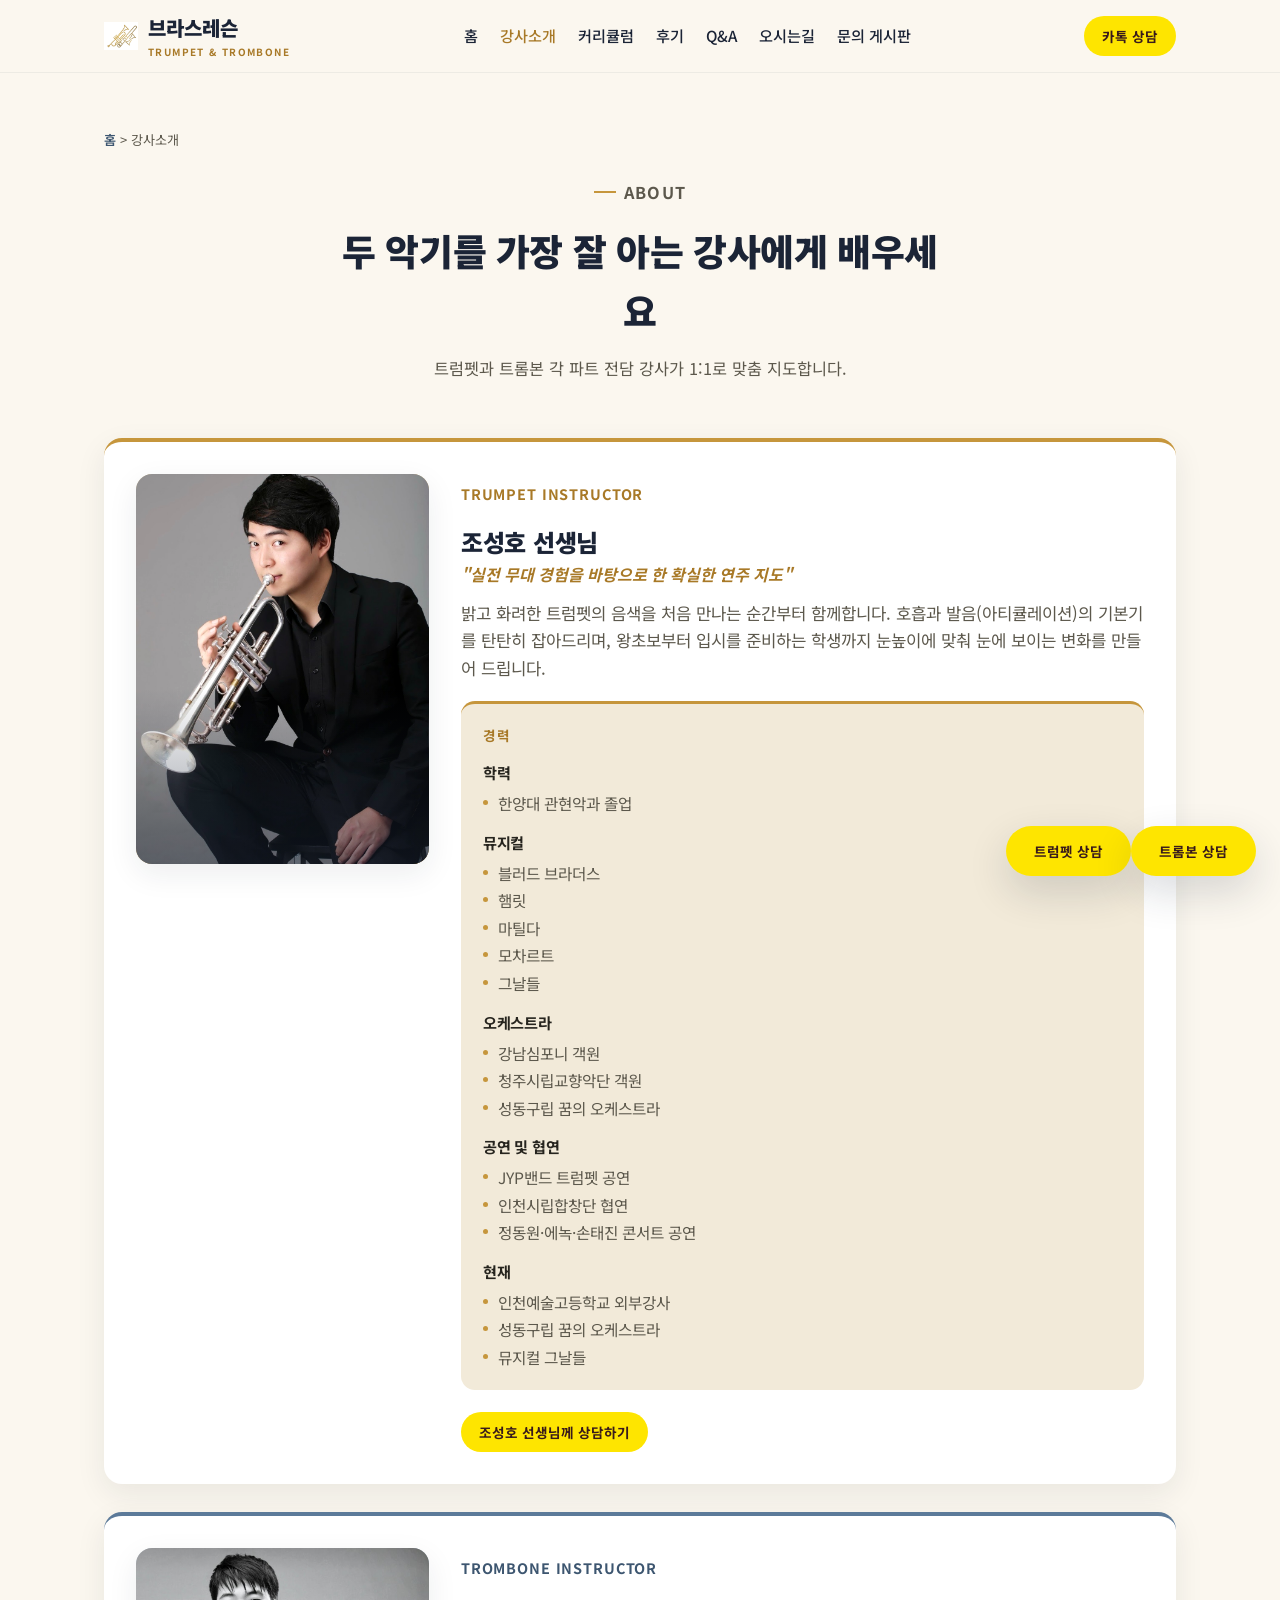
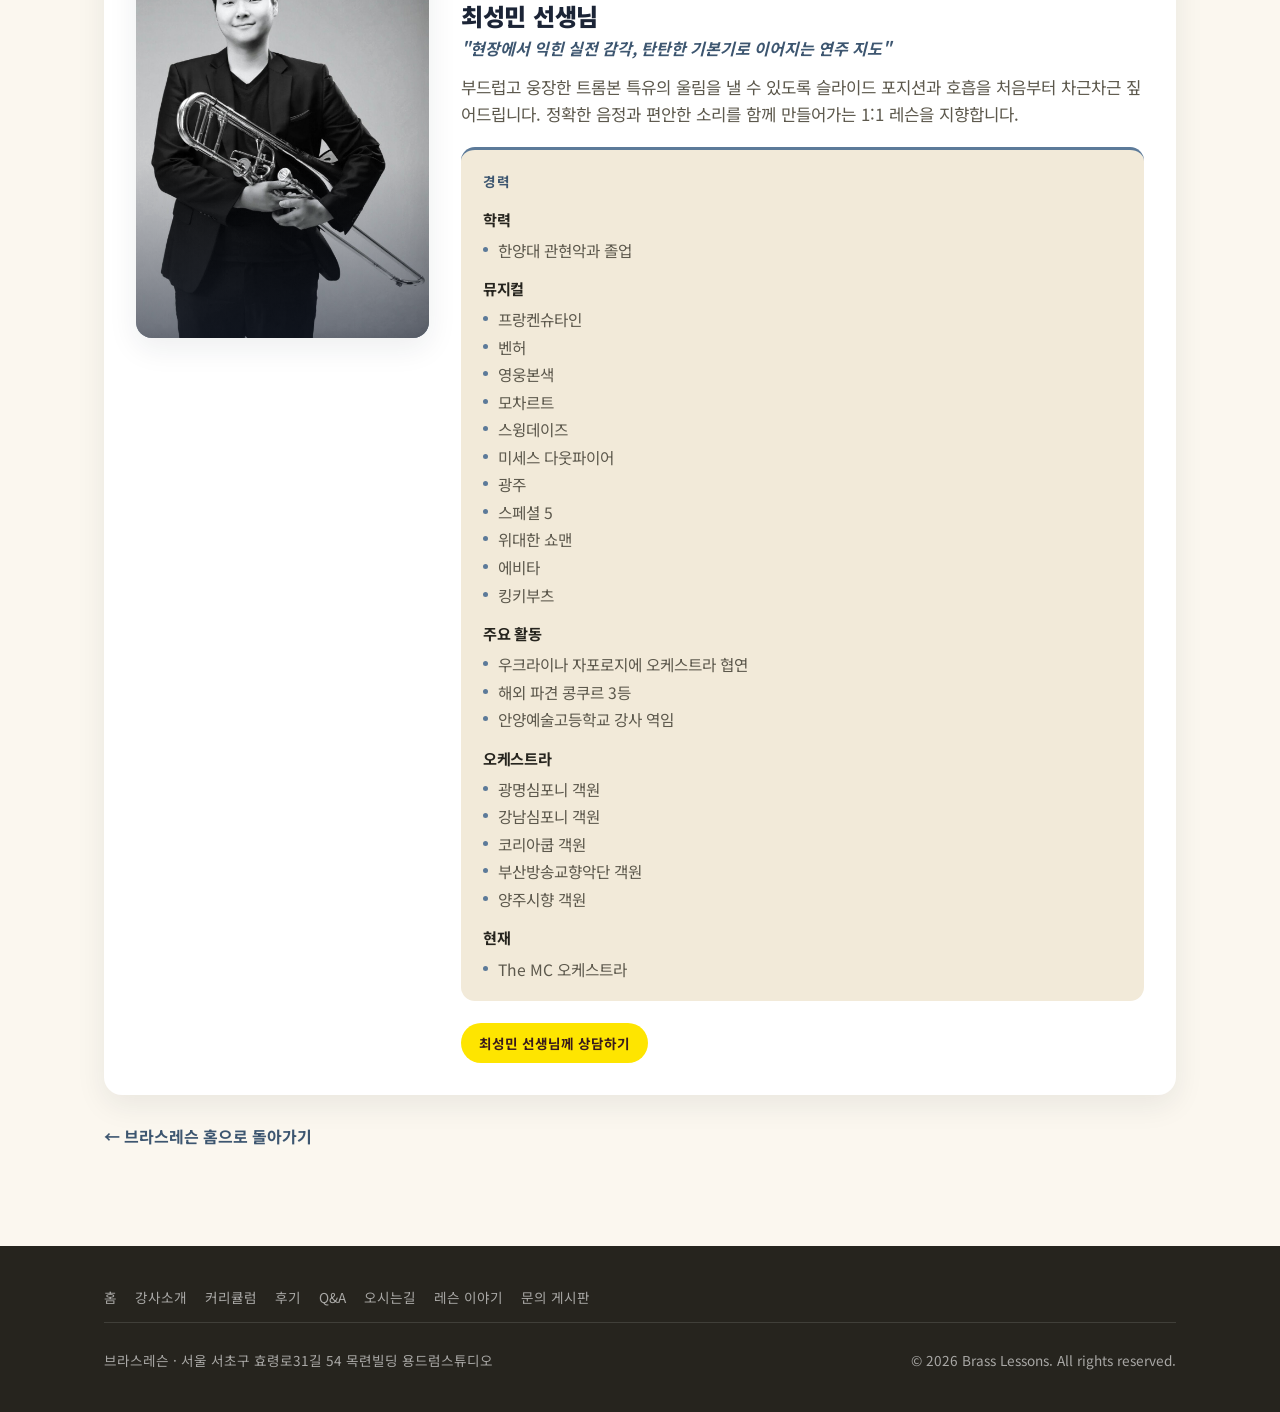
<file: about.html>
<!DOCTYPE html>
<html lang="ko">
<head>
<meta charset="UTF-8">
<meta name="viewport" content="width=device-width, initial-scale=1.0">
<title>강사소개 | 트럼펫 트롬본 레슨 브라스레슨</title>
<meta name="description" content="서초·방배 트럼펫 레슨 강사 조성호 선생님, 트롬본 레슨 강사 최성민 선생님을 소개합니다. 뮤지컬·오케스트라 실전 경력을 갖춘 1:1 맞춤 금관악기 레슨.">
<meta name="keywords" content="트럼펫 레슨 강사, 트롬본 레슨 강사, 서초 트럼펫 강사, 방배 트롬본 강사, 조성호, 최성민, 트럼펫 학원, 트롬본 학원">
<meta name="robots" content="index, follow">
<link rel="canonical" href="https://brasslessons.kr/about.html">
<meta property="og:type" content="website">
<meta property="og:locale" content="ko_KR">
<meta property="og:site_name" content="브라스레슨">
<meta property="og:title" content="강사소개 | 트럼펫 트롬본 레슨 브라스레슨">
<meta property="og:description" content="트럼펫 레슨 강사 조성호 선생님, 트롬본 레슨 강사 최성민 선생님의 경력과 레슨 철학을 소개합니다.">
<meta property="og:image" content="https://brasslessons.kr/img/logo-share.png">
<meta property="og:url" content="https://brasslessons.kr/about.html">
<meta name="twitter:card" content="summary_large_image">
<meta name="twitter:title" content="강사소개 | 트럼펫 트롬본 레슨 브라스레슨">
<meta name="twitter:description" content="트럼펫 레슨 강사 조성호 선생님, 트롬본 레슨 강사 최성민 선생님의 경력과 레슨 철학을 소개합니다.">
<meta name="twitter:image" content="https://brasslessons.kr/img/logo-share.png">
<link rel="stylesheet" href="css/style.css">
<script type="application/ld+json">
{
  "@context": "https://schema.org",
  "@type": "BreadcrumbList",
  "itemListElement": [
    { "@type": "ListItem", "position": 1, "name": "홈", "item": "https://brasslessons.kr/" },
    { "@type": "ListItem", "position": 2, "name": "강사소개", "item": "https://brasslessons.kr/about.html" }
  ]
}
</script>
<script type="application/ld+json">
{
  "@context": "https://schema.org",
  "@graph": [
    {
      "@type": "Person",
      "name": "조성호",
      "jobTitle": "트럼펫 레슨 강사",
      "worksFor": { "@type": "LocalBusiness", "name": "브라스레슨" },
      "description": "한양대 관현악과 졸업. 뮤지컬 블러드 브라더스·햄릿·마틸다·모차르트·그날들, 강남심포니·청주시립교향악단 객원 등 실전 경력을 가진 트럼펫 레슨 강사."
    },
    {
      "@type": "Person",
      "name": "최성민",
      "jobTitle": "트롬본 레슨 강사",
      "worksFor": { "@type": "LocalBusiness", "name": "브라스레슨" },
      "description": "한양대 관현악과 졸업. 뮤지컬 프랑켄슈타인·벤허·영웅본색·위대한 쇼맨, 광명심포니·강남심포니 객원 등 실전 경력을 가진 트롬본 레슨 강사."
    }
  ]
}
</script>
</head>
<!-- Google tag (gtag.js) -->
<script async src="https://www.googletagmanager.com/gtag/js?id=G-JMH02SKSWM"></script>
<script>
  window.dataLayer = window.dataLayer || [];
  function gtag(){dataLayer.push(arguments);}
  gtag('js', new Date());

  gtag('config', 'G-JMH02SKSWM');
</script>
<body>

<header class="site-header">
  <div class="wrap">
    <a href="index.html#hero" class="brand">
      <img src="img/logo-icon.png" alt="트럼펫 트롬본 레슨 학원 브라스레슨 로고" width="34" height="28">
      <span>브라스레슨<small>TRUMPET &amp; TROMBONE</small></span>
    </a>
    <nav class="main-nav" id="mainNav">
      <a href="index.html#hero">홈</a>
      <a href="about.html" style="color:var(--gold-dark);">강사소개</a>
      <a href="curriculum.html">커리큘럼</a>
      <a href="review.html">후기</a>
      <a href="faq.html">Q&amp;A</a>
      <a href="location.html">오시는길</a>
      <a href="board.html">문의 게시판</a>
    </nav>
    <div class="header-actions">
      <a href="index.html#contact" class="btn btn-kakao btn-sm">카톡 상담</a>
      <button class="nav-toggle" id="navToggle" aria-label="메뉴 열기"><span></span><span></span><span></span></button>
    </div>
  </div>
</header>

<section style="padding-top:56px;">
  <div class="wrap">
    <p class="breadcrumb"><a href="index.html">홈</a> &gt; 강사소개</p>
    <div class="section-head">
      <p class="eyebrow">About</p>
      <h1>두 악기를 가장 잘 아는 강사에게 배우세요</h1>
      <p>트럼펫과 트롬본 각 파트 전담 강사가 1:1로 맞춤 지도합니다.</p>
    </div>
    <div class="instructor-grid">
      <div class="instructor-card trumpet">
        <div class="instructor-visual">
          <img src="img/jo-seongho-trumpet.jpg" alt="트럼펫 레슨 강사 조성호 선생님">
        </div>
        <div class="instructor-info">
          <span class="instructor-role">TRUMPET INSTRUCTOR</span>
          <h2>조성호 선생님</h2>
          <p class="bio-quote">"실전 무대 경험을 바탕으로 한 확실한 연주 지도"</p>
          <p class="bio">밝고 화려한 트럼펫의 음색을 처음 만나는 순간부터 함께합니다. 호흡과 발음(아티큘레이션)의 기본기를 탄탄히 잡아드리며, 왕초보부터 입시를 준비하는 학생까지 눈높이에 맞춰 눈에 보이는 변화를 만들어 드립니다.</p>
          <div class="career">
            <p class="career-title">경력</p>
            <div class="career-group">
              <h3>학력</h3>
              <ul><li>한양대 관현악과 졸업</li></ul>
            </div>
            <div class="career-group">
              <h3>뮤지컬</h3>
              <ul><li>블러드 브라더스</li><li>햄릿</li><li>마틸다</li><li>모차르트</li><li>그날들</li></ul>
            </div>
            <div class="career-group">
              <h3>오케스트라</h3>
              <ul><li>강남심포니 객원</li><li>청주시립교향악단 객원</li><li>성동구립 꿈의 오케스트라</li></ul>
            </div>
            <div class="career-group">
              <h3>공연 및 협연</h3>
              <ul><li>JYP밴드 트럼펫 공연</li><li>인천시립합창단 협연</li><li>정동원·에녹·손태진 콘서트 공연</li></ul>
            </div>
            <div class="career-group">
              <h3>현재</h3>
              <ul><li>인천예술고등학교 외부강사</li><li>성동구립 꿈의 오케스트라</li><li>뮤지컬 그날들</li></ul>
            </div>
          </div>
          <a href="https://open.kakao.com/o/sWyKnF2h" target="_blank" rel="noopener" class="btn btn-kakao btn-sm">조성호 선생님께 상담하기</a>
        </div>
      </div>
      <div class="instructor-card trombone">
        <div class="instructor-visual">
          <img src="img/choi-seongmin-trombone.jpg" alt="트롬본 레슨 강사 최성민 선생님">
        </div>
        <div class="instructor-info">
          <span class="instructor-role">TROMBONE INSTRUCTOR</span>
          <h2>최성민 선생님</h2>
          <p class="bio-quote">"현장에서 익힌 실전 감각, 탄탄한 기본기로 이어지는 연주 지도"</p>
          <p class="bio">부드럽고 웅장한 트롬본 특유의 울림을 낼 수 있도록 슬라이드 포지션과 호흡을 처음부터 차근차근 짚어드립니다. 정확한 음정과 편안한 소리를 함께 만들어가는 1:1 레슨을 지향합니다.</p>
          <div class="career">
            <p class="career-title">경력</p>
            <div class="career-group">
              <h3>학력</h3>
              <ul><li>한양대 관현악과 졸업</li></ul>
            </div>
            <div class="career-group">
              <h3>뮤지컬</h3>
              <ul><li>프랑켄슈타인</li><li>벤허</li><li>영웅본색</li><li>모차르트</li><li>스윙데이즈</li><li>미세스 다웃파이어</li><li>광주</li><li>스페셜 5</li><li>위대한 쇼맨</li><li>에비타</li><li>킹키부츠</li></ul>
            </div>
            <div class="career-group">
              <h3>주요 활동</h3>
              <ul><li>우크라이나 자포로지에 오케스트라 협연</li><li>해외 파견 콩쿠르 3등</li><li>안양예술고등학교 강사 역임</li></ul>
            </div>
            <div class="career-group">
              <h3>오케스트라</h3>
              <ul><li>광명심포니 객원</li><li>강남심포니 객원</li><li>코리아쿱 객원</li><li>부산방송교향악단 객원</li><li>양주시향 객원</li></ul>
            </div>
            <div class="career-group">
              <h3>현재</h3>
              <ul><li>The MC 오케스트라</li></ul>
            </div>
          </div>
          <a href="https://open.kakao.com/o/sWyKnF2h" target="_blank" rel="noopener" class="btn btn-kakao btn-sm">최성민 선생님께 상담하기</a>
        </div>
      </div>
    </div>
    <p style="margin-top:28px;"><a href="index.html" style="color:var(--steel-dark); font-weight:700;">← 브라스레슨 홈으로 돌아가기</a></p>
  </div>
</section>

<footer class="site-footer">
  <div class="wrap">
    <nav class="footer-links">
      <a href="index.html">홈</a>
      <a href="about.html">강사소개</a>
      <a href="curriculum.html">커리큘럼</a>
      <a href="review.html">후기</a>
      <a href="faq.html">Q&amp;A</a>
      <a href="location.html">오시는길</a>
      <a href="blog.html">레슨 이야기</a>
      <a href="board.html">문의 게시판</a>
    </nav>
    <span>브라스레슨 · 서울 서초구 효령로31길 54 목련빌딩 용드럼스튜디오</span>
    <span>&copy; <span id="year"></span> Brass Lessons. All rights reserved.</span>
  </div>
</footer>

<div class="sticky-cta">
  <a href="https://open.kakao.com/o/sWyKnF2h" target="_blank" rel="noopener" class="btn btn-kakao btn-sm">트럼펫 상담</a>
  <a href="https://open.kakao.com/o/sWyKnF2h" target="_blank" rel="noopener" class="btn btn-kakao btn-sm">트롬본 상담</a>
</div>

<script src="js/main.js"></script>
</body>
</html>
</file>
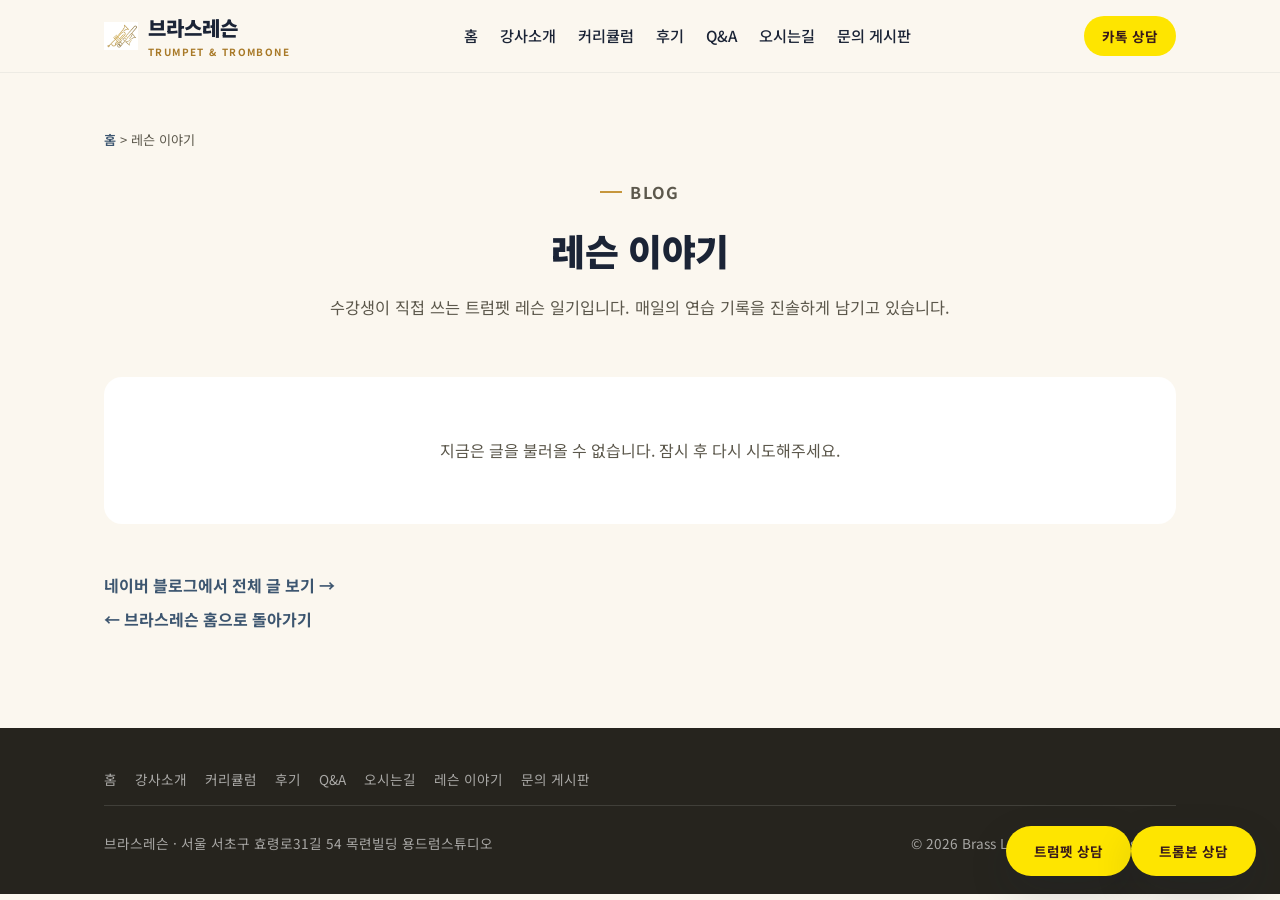
<file: blog.html>
<!DOCTYPE html>
<html lang="ko">
<head>
<meta charset="UTF-8">
<meta name="viewport" content="width=device-width, initial-scale=1.0">
<title>레슨 이야기 | 트럼펫 트롬본 레슨 브라스레슨</title>
<meta name="description" content="브라스레슨 수강생이 직접 쓰는 트럼펫 레슨 일기. 매일의 연습과 레슨 과정을 진솔하게 기록한 블로그 글을 모았습니다.">
<meta name="keywords" content="트럼펫 레슨 일기, 트럼펫 연습 기록, 트럼펫 레슨 후기, 브라스레슨 블로그">
<meta name="robots" content="index, follow">
<link rel="canonical" href="https://brasslessons.kr/blog.html">
<meta property="og:type" content="website">
<meta property="og:locale" content="ko_KR">
<meta property="og:site_name" content="브라스레슨">
<meta property="og:title" content="레슨 이야기 | 트럼펫 트롬본 레슨 브라스레슨">
<meta property="og:description" content="수강생이 직접 쓰는 트럼펫 레슨 일기 모음.">
<meta property="og:image" content="https://brasslessons.kr/img/logo-share.png">
<meta property="og:url" content="https://brasslessons.kr/blog.html">
<meta name="twitter:card" content="summary_large_image">
<meta name="twitter:title" content="레슨 이야기 | 트럼펫 트롬본 레슨 브라스레슨">
<meta name="twitter:description" content="수강생이 직접 쓰는 트럼펫 레슨 일기 모음.">
<meta name="twitter:image" content="https://brasslessons.kr/img/logo-share.png">
<link rel="stylesheet" href="css/style.css">
<script type="application/ld+json">
{
  "@context": "https://schema.org",
  "@type": "BreadcrumbList",
  "itemListElement": [
    { "@type": "ListItem", "position": 1, "name": "홈", "item": "https://brasslessons.kr/" },
    { "@type": "ListItem", "position": 2, "name": "레슨 이야기", "item": "https://brasslessons.kr/blog.html" }
  ]
}
</script>
</head>
<!-- Google tag (gtag.js) -->
<script async src="https://www.googletagmanager.com/gtag/js?id=G-JMH02SKSWM"></script>
<script>
  window.dataLayer = window.dataLayer || [];
  function gtag(){dataLayer.push(arguments);}
  gtag('js', new Date());

  gtag('config', 'G-JMH02SKSWM');
</script>
<body>

<header class="site-header">
  <div class="wrap">
    <a href="index.html#hero" class="brand">
      <img src="img/logo-icon.png" alt="트럼펫 트롬본 레슨 학원 브라스레슨 로고" width="34" height="28">
      <span>브라스레슨<small>TRUMPET &amp; TROMBONE</small></span>
    </a>
    <nav class="main-nav" id="mainNav">
      <a href="index.html#hero">홈</a>
      <a href="about.html">강사소개</a>
      <a href="curriculum.html">커리큘럼</a>
      <a href="review.html">후기</a>
      <a href="faq.html">Q&amp;A</a>
      <a href="location.html">오시는길</a>
      <a href="board.html">문의 게시판</a>
    </nav>
    <div class="header-actions">
      <a href="index.html#contact" class="btn btn-kakao btn-sm">카톡 상담</a>
      <button class="nav-toggle" id="navToggle" aria-label="메뉴 열기"><span></span><span></span><span></span></button>
    </div>
  </div>
</header>

<section style="padding-top:56px;">
  <div class="wrap">
    <p class="breadcrumb"><a href="index.html">홈</a> &gt; 레슨 이야기</p>
    <div class="section-head">
      <p class="eyebrow">Blog</p>
      <h1>레슨 이야기</h1>
      <p>수강생이 직접 쓰는 트럼펫 레슨 일기입니다. 매일의 연습 기록을 진솔하게 남기고 있습니다.</p>
    </div>
    <div id="blogList" class="blog-list">
      <div class="empty-state">글을 불러오는 중...</div>
    </div>
    <p><a href="https://blog.naver.com/raon92_" target="_blank" rel="noopener" style="color:var(--steel-dark); font-weight:700;">네이버 블로그에서 전체 글 보기 →</a></p>
    <p style="margin-top:8px;"><a href="index.html" style="color:var(--steel-dark); font-weight:700;">← 브라스레슨 홈으로 돌아가기</a></p>
  </div>
</section>

<footer class="site-footer">
  <div class="wrap">
    <nav class="footer-links">
      <a href="index.html">홈</a>
      <a href="about.html">강사소개</a>
      <a href="curriculum.html">커리큘럼</a>
      <a href="review.html">후기</a>
      <a href="faq.html">Q&amp;A</a>
      <a href="location.html">오시는길</a>
      <a href="blog.html">레슨 이야기</a>
      <a href="board.html">문의 게시판</a>
    </nav>
    <span>브라스레슨 · 서울 서초구 효령로31길 54 목련빌딩 용드럼스튜디오</span>
    <span>&copy; <span id="year"></span> Brass Lessons. All rights reserved.</span>
  </div>
</footer>

<div class="sticky-cta">
  <a href="https://open.kakao.com/o/sWyKnF2h" target="_blank" rel="noopener" class="btn btn-kakao btn-sm">트럼펫 상담</a>
  <a href="https://open.kakao.com/o/sWyKnF2h" target="_blank" rel="noopener" class="btn btn-kakao btn-sm">트롬본 상담</a>
</div>

<script src="js/main.js"></script>
<script src="js/blog.js"></script>
</body>
</html>
</file>
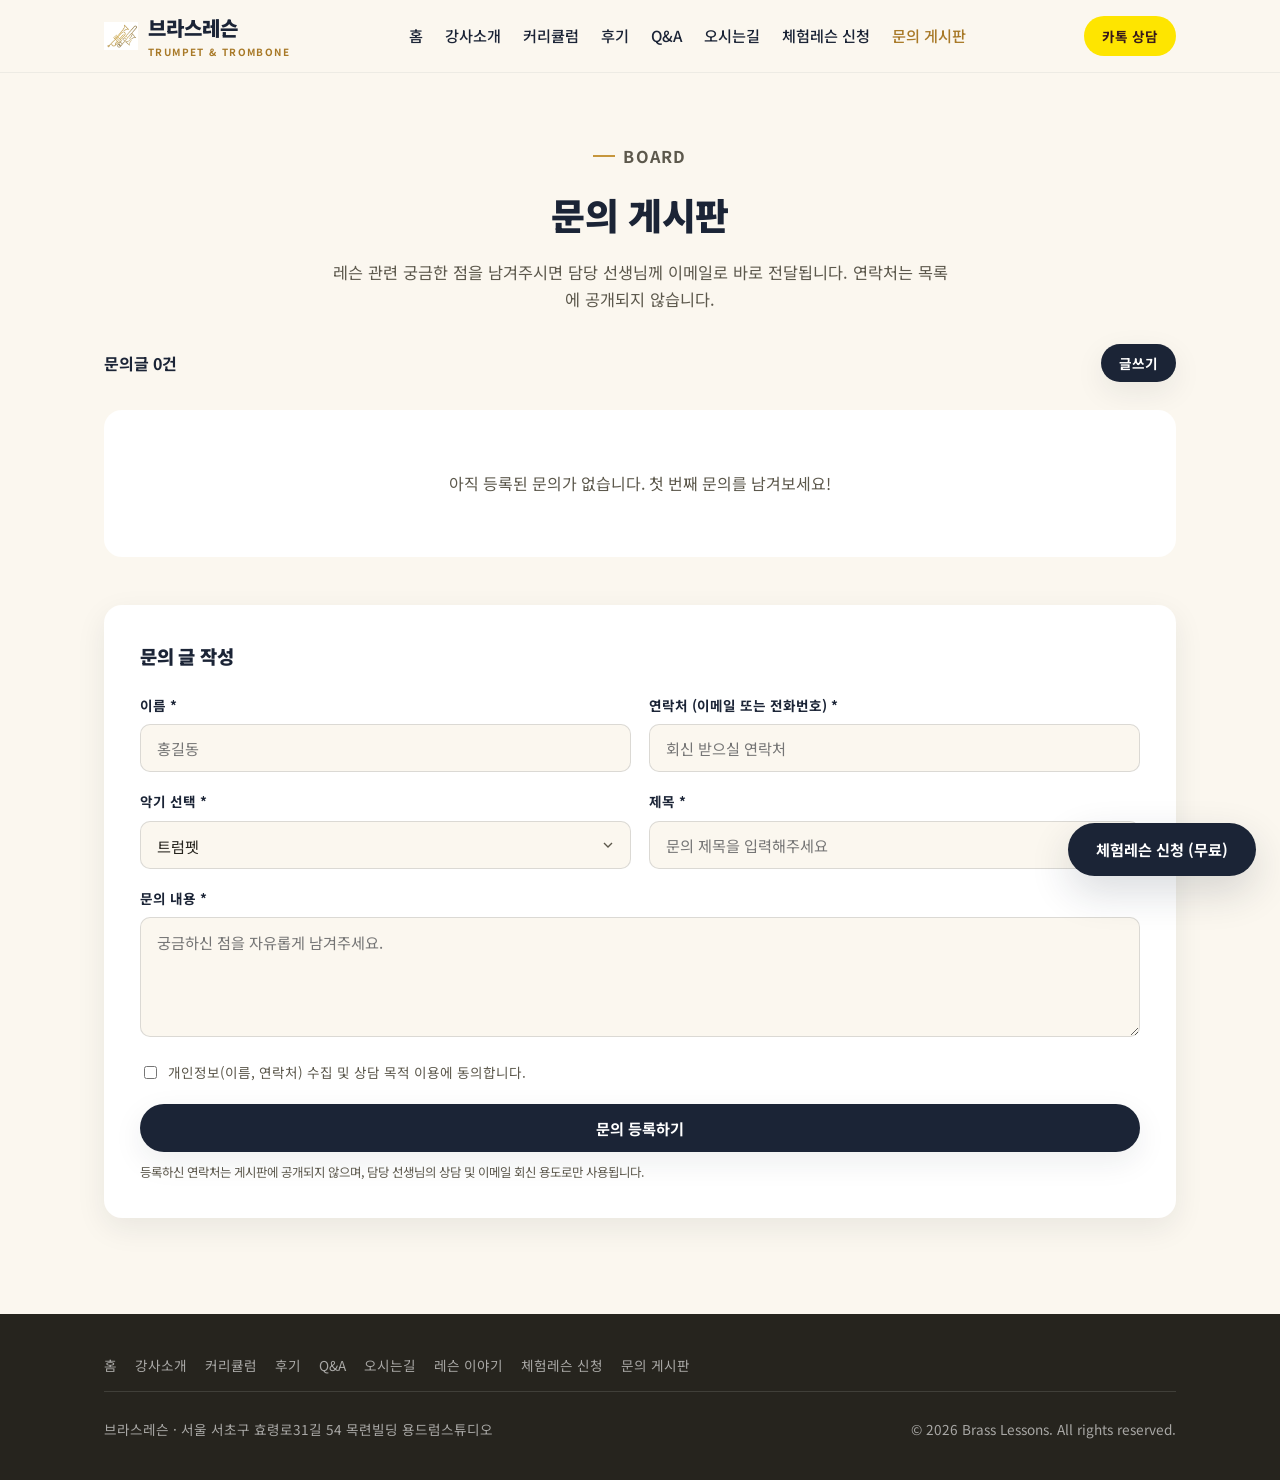
<file: board.html>
<!DOCTYPE html>
<html lang="ko">
<head>
<meta charset="UTF-8">
<meta name="viewport" content="width=device-width, initial-scale=1.0">
<title>문의 게시판 | 브라스레슨 트럼펫 레슨 트롬본 레슨</title>
<meta name="description" content="트럼펫 레슨, 트롬본 레슨 문의 게시판. 서초·방배 트럼펫 학원, 트롬본 학원 브라스레슨에 궁금한 점을 남기시면 담당 선생님께 이메일로 바로 전달됩니다.">
<meta name="keywords" content="트럼펫 레슨 문의, 트롬본 레슨 문의, 트럼펫 학원, 트롬본 학원, 브라스레슨 문의게시판">
<meta name="robots" content="index, follow">
<link rel="canonical" href="https://brasslessons.kr/board.html">
<meta property="og:type" content="website">
<meta property="og:locale" content="ko_KR">
<meta property="og:site_name" content="브라스레슨">
<meta property="og:title" content="문의 게시판 | 브라스레슨 트럼펫 레슨 트롬본 레슨">
<meta property="og:description" content="트럼펫 레슨, 트롬본 레슨 문의 게시판. 궁금한 점을 남기시면 담당 선생님께 바로 전달됩니다.">
<link rel="icon" href="/favicon.ico" sizes="any">
<link rel="icon" type="image/png" sizes="32x32" href="img/favicon-32.png">
<link rel="icon" type="image/png" sizes="96x96" href="img/favicon-96.png">
<link rel="apple-touch-icon" href="img/apple-touch-icon.png">
<link rel="stylesheet" href="css/style.css">
</head>
<body>

<header class="site-header">
  <div class="wrap">
    <a href="/#hero" class="brand">
      <img src="img/logo-icon.png" alt="트럼펫 트롬본 레슨 학원 브라스레슨 로고" width="34" height="28">
      <span>브라스레슨<small>TRUMPET &amp; TROMBONE</small></span>
    </a>
    <nav class="main-nav" id="mainNav">
      <a href="/#hero">홈</a>
      <a href="trumpet-trombone-teacher.html">강사소개</a>
      <a href="trumpet-trombone-curriculum.html">커리큘럼</a>
      <a href="trumpet-trombone-review.html">후기</a>
      <a href="trumpet-trombone-faq.html">Q&amp;A</a>
      <a href="trumpet-trombone-location.html">오시는길</a>
      <a href="trumpet-trombone-trial-lesson.html">체험레슨 신청</a>
      <a href="board.html" style="color:var(--gold-dark);">문의 게시판</a>
    </nav>
    <div class="header-actions">
      <a href="/#contact" class="btn btn-kakao btn-sm">카톡 상담</a>
      <button class="nav-toggle" id="navToggle" aria-label="메뉴 열기"><span></span><span></span><span></span></button>
    </div>
  </div>
</header>

<section style="padding-top:56px; padding-bottom:0;">
  <div class="wrap">
    <div class="section-head" style="margin-bottom:32px;">
      <p class="eyebrow">Board</p>
      <h2>문의 게시판</h2>
      <p>레슨 관련 궁금한 점을 남겨주시면 담당 선생님께 이메일로 바로 전달됩니다. 연락처는 목록에 공개되지 않습니다.</p>
    </div>
  </div>
</section>

<section style="padding-top:0;">
  <div class="wrap">
    <div class="board-toolbar">
      <div id="countLabel" style="font-weight:700; color:var(--navy);">문의글 0건</div>
      <button class="btn btn-primary btn-sm" onclick="document.getElementById('writeForm').scrollIntoView({behavior:'smooth'})">글쓰기</button>
    </div>

    <div id="boardList" class="board-list"></div>

    <div class="board-form" id="writeForm">
      <h3 style="color:var(--navy); margin-bottom:22px;">문의 글 작성</h3>
      <form id="inquiryForm">
        <div class="form-grid-2">
          <div class="form-row">
            <label for="f-name">이름 *</label>
            <input type="text" id="f-name" name="name" required placeholder="홍길동">
          </div>
          <div class="form-row">
            <label for="f-contact">연락처 (이메일 또는 전화번호) *</label>
            <input type="text" id="f-contact" name="contact" required placeholder="회신 받으실 연락처">
          </div>
        </div>
        <div class="form-grid-2">
          <div class="form-row">
            <label for="f-instrument">악기 선택 *</label>
            <select id="f-instrument" name="instrument" required>
              <option value="trumpet">트럼펫</option>
              <option value="trombone">트롬본</option>
              <option value="etc">잘 모르겠어요</option>
            </select>
          </div>
          <div class="form-row">
            <label for="f-title">제목 *</label>
            <input type="text" id="f-title" name="title" required placeholder="문의 제목을 입력해주세요">
          </div>
        </div>
        <div class="form-row">
          <label for="f-message">문의 내용 *</label>
          <textarea id="f-message" name="message" required placeholder="궁금하신 점을 자유롭게 남겨주세요."></textarea>
        </div>
        <label class="form-check">
          <input type="checkbox" id="f-agree" required>
          개인정보(이름, 연락처) 수집 및 상담 목적 이용에 동의합니다.
        </label>
        <button type="submit" class="btn btn-primary btn-block" style="margin-top:20px;">문의 등록하기</button>
        <p class="form-note">등록하신 연락처는 게시판에 공개되지 않으며, 담당 선생님의 상담 및 이메일 회신 용도로만 사용됩니다.</p>
        <p class="form-status" id="formStatus"></p>
      </form>
    </div>
  </div>
</section>

<footer class="site-footer">
  <div class="wrap">
    <nav class="footer-links">
      <a href="/">홈</a>
      <a href="trumpet-trombone-teacher.html">강사소개</a>
      <a href="trumpet-trombone-curriculum.html">커리큘럼</a>
      <a href="trumpet-trombone-review.html">후기</a>
      <a href="trumpet-trombone-faq.html">Q&amp;A</a>
      <a href="trumpet-trombone-location.html">오시는길</a>
      <a href="trumpet-lesson-diary.html">레슨 이야기</a>
      <a href="trumpet-trombone-trial-lesson.html">체험레슨 신청</a>
      <a href="board.html">문의 게시판</a>
    </nav>
    <span>브라스레슨 · 서울 서초구 효령로31길 54 목련빌딩 용드럼스튜디오</span>
    <span>&copy; <span id="year"></span> Brass Lessons. All rights reserved.</span>
  </div>
</footer>

<div class="sticky-cta">
  <a href="trumpet-trombone-trial-lesson.html" class="btn btn-primary">체험레슨 신청 (무료)</a>
</div>

<script src="js/main.js"></script>
<script src="js/board.js"></script>
</body>
</html>
</file>
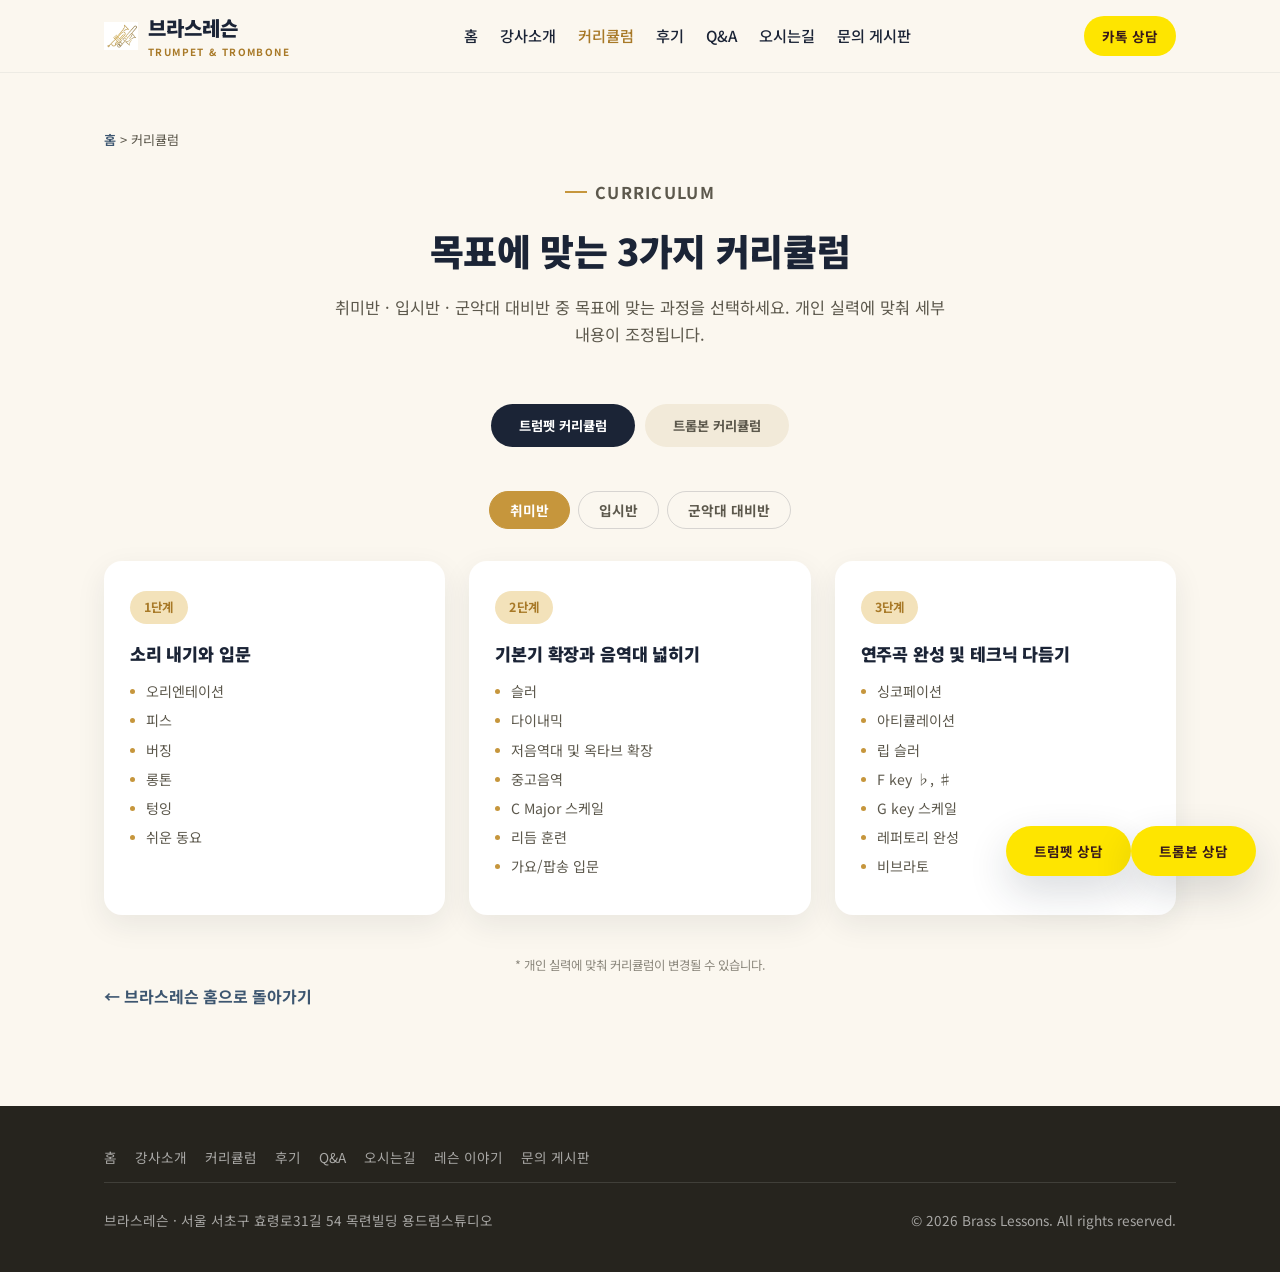
<file: curriculum.html>
<!DOCTYPE html>
<html lang="ko">
<head>
<meta charset="UTF-8">
<meta name="viewport" content="width=device-width, initial-scale=1.0">
<title>커리큘럼 | 트럼펫 트롬본 레슨 브라스레슨</title>
<meta name="description" content="트럼펫·트롬본 취미반, 입시반, 군악대 대비반 커리큘럼 안내. 단계별 1:1 맞춤 커리큘럼으로 입문부터 실전까지 체계적으로 배웁니다.">
<meta name="keywords" content="트럼펫 커리큘럼, 트롬본 커리큘럼, 트럼펫 입시반, 트롬본 입시반, 군악대 실기 레슨, 트럼펫 취미반, 트롬본 취미반, 트럼펫 학원, 트롬본 학원">
<meta name="robots" content="index, follow">
<link rel="canonical" href="https://brasslessons.kr/curriculum.html">
<meta property="og:type" content="website">
<meta property="og:locale" content="ko_KR">
<meta property="og:site_name" content="브라스레슨">
<meta property="og:title" content="커리큘럼 | 트럼펫 트롬본 레슨 브라스레슨">
<meta property="og:description" content="취미반 · 입시반 · 군악대 대비반, 목표에 맞는 트럼펫·트롬본 3단계 커리큘럼을 확인하세요.">
<meta property="og:image" content="https://brasslessons.kr/img/logo-share.png">
<meta property="og:url" content="https://brasslessons.kr/curriculum.html">
<meta name="twitter:card" content="summary_large_image">
<meta name="twitter:title" content="커리큘럼 | 트럼펫 트롬본 레슨 브라스레슨">
<meta name="twitter:description" content="취미반 · 입시반 · 군악대 대비반, 목표에 맞는 트럼펫·트롬본 3단계 커리큘럼을 확인하세요.">
<meta name="twitter:image" content="https://brasslessons.kr/img/logo-share.png">
<link rel="stylesheet" href="css/style.css">
<script type="application/ld+json">
{
  "@context": "https://schema.org",
  "@type": "BreadcrumbList",
  "itemListElement": [
    { "@type": "ListItem", "position": 1, "name": "홈", "item": "https://brasslessons.kr/" },
    { "@type": "ListItem", "position": 2, "name": "커리큘럼", "item": "https://brasslessons.kr/curriculum.html" }
  ]
}
</script>
<script type="application/ld+json">
{
  "@context": "https://schema.org",
  "@graph": [
    { "@type": "Course", "name": "트럼펫 레슨", "description": "트럼펫 입문, 취미, 입시, 군악대 대비 1:1 맞춤 레슨", "provider": { "@type": "LocalBusiness", "name": "브라스레슨" } },
    { "@type": "Course", "name": "트롬본 레슨", "description": "트롬본 입문, 취미, 입시, 군악대 대비 1:1 맞춤 레슨", "provider": { "@type": "LocalBusiness", "name": "브라스레슨" } }
  ]
}
</script>
</head>
<!-- Google tag (gtag.js) -->
<script async src="https://www.googletagmanager.com/gtag/js?id=G-JMH02SKSWM"></script>
<script>
  window.dataLayer = window.dataLayer || [];
  function gtag(){dataLayer.push(arguments);}
  gtag('js', new Date());

  gtag('config', 'G-JMH02SKSWM');
</script>
<body>

<header class="site-header">
  <div class="wrap">
    <a href="index.html#hero" class="brand">
      <img src="img/logo-icon.png" alt="트럼펫 트롬본 레슨 학원 브라스레슨 로고" width="34" height="28">
      <span>브라스레슨<small>TRUMPET &amp; TROMBONE</small></span>
    </a>
    <nav class="main-nav" id="mainNav">
      <a href="index.html#hero">홈</a>
      <a href="about.html">강사소개</a>
      <a href="curriculum.html" style="color:var(--gold-dark);">커리큘럼</a>
      <a href="review.html">후기</a>
      <a href="faq.html">Q&amp;A</a>
      <a href="location.html">오시는길</a>
      <a href="board.html">문의 게시판</a>
    </nav>
    <div class="header-actions">
      <a href="index.html#contact" class="btn btn-kakao btn-sm">카톡 상담</a>
      <button class="nav-toggle" id="navToggle" aria-label="메뉴 열기"><span></span><span></span><span></span></button>
    </div>
  </div>
</header>

<section style="padding-top:56px;">
  <div class="wrap">
    <p class="breadcrumb"><a href="index.html">홈</a> &gt; 커리큘럼</p>
    <div class="section-head">
      <p class="eyebrow">Curriculum</p>
      <h1>목표에 맞는 3가지 커리큘럼</h1>
      <p>취미반 · 입시반 · 군악대 대비반 중 목표에 맞는 과정을 선택하세요. 개인 실력에 맞춰 세부 내용이 조정됩니다.</p>
    </div>

    <div class="tabs">
      <button class="tab-btn active" data-tab="trumpet">트럼펫 커리큘럼</button>
      <button class="tab-btn" data-tab="trombone">트롬본 커리큘럼</button>
    </div>

    <div class="tab-panel active" data-tab="trumpet">
      <div class="program-tabs">
        <button class="program-btn active" data-program="hobby">취미반</button>
        <button class="program-btn" data-program="exam">입시반</button>
        <button class="program-btn" data-program="military">군악대 대비반</button>
      </div>

      <div class="program-panel active" data-program="hobby">
        <div class="curriculum-steps">
          <div class="step-card"><div class="step-tag">1단계</div><h4>소리 내기와 입문</h4><ul><li>오리엔테이션</li><li>피스</li><li>버징</li><li>롱톤</li><li>텅잉</li><li>쉬운 동요</li></ul></div>
          <div class="step-card"><div class="step-tag">2단계</div><h4>기본기 확장과 음역대 넓히기</h4><ul><li>슬러</li><li>다이내믹</li><li>저음역대 및 옥타브 확장</li><li>중고음역</li><li>C Major 스케일</li><li>리듬 훈련</li><li>가요/팝송 입문</li></ul></div>
          <div class="step-card"><div class="step-tag">3단계</div><h4>연주곡 완성 및 테크닉 다듬기</h4><ul><li>싱코페이션</li><li>아티큘레이션</li><li>립 슬러</li><li>F key ♭, ♯</li><li>G key 스케일</li><li>레퍼토리 완성</li><li>비브라토</li></ul></div>
        </div>
      </div>

      <div class="program-panel" data-program="exam">
        <div class="curriculum-steps">
          <div class="step-card"><div class="step-tag">1단계</div><h4>소리 내기와 입문</h4><ul><li>오리엔테이션 및 악기 관리</li><li>버징 및 복식호흡</li><li>마우스피스 피칭</li><li>롱톤 (C~F 기본음역)</li><li>텅잉 기초</li><li>쉬운 동요</li></ul></div>
          <div class="step-card"><div class="step-tag">2단계</div><h4>기본기 확장과 운지법 테크닉</h4><ul><li>슬러 및 포르타멘토</li><li>다이내믹 및 프레이징</li><li>저음역 및 옥타브 확장</li><li>핑거링(Fingering) 및 운지법 완성</li><li>스케일 및 아르페지오</li><li>리듬 훈련</li></ul></div>
          <div class="step-card"><div class="step-tag">3단계</div><h4>입시 및 실전 대비</h4><ul><li>입시 지정곡 집중 분석</li><li>고강도 테크닉</li><li>실습 및 모의평가</li><li>시창 및 청음 능력 심화</li><li>심리 안정 및 무대공포증 극복</li><li>실전 연주회 및 대학 오디션 대비</li></ul></div>
        </div>
      </div>

      <div class="program-panel" data-program="military">
        <div class="curriculum-steps">
          <div class="step-card"><div class="step-tag">1단계</div><h4>소리 내기와 입문</h4><ul><li>오리엔테이션 및 악기 관리</li><li>버징 및 복식호흡</li><li>마우스피스 피칭</li><li>롱톤 (C~F 기본음역)</li><li>텅잉 기초</li><li>쉬운 동요</li></ul></div>
          <div class="step-card"><div class="step-tag">2단계</div><h4>기본기 확장과 운지법 테크닉</h4><ul><li>슬러 및 포르타멘토</li><li>다이내믹 및 프레이징</li><li>저음역 및 옥타브 확장</li><li>핑거링(Fingering) 및 운지법 완성</li><li>스케일 및 아르페지오</li><li>리듬 훈련</li></ul></div>
          <div class="step-card"><div class="step-tag">군악대 대비반</div><h4>군악대 실기시험 트레이닝</h4><ul><li>군악대 필수 곡목 및 앙상블 합주</li><li>실기시험 평가항목 심층 훈련 및 피드백</li><li>청음 및 시창, 기초 음악 이론</li><li>실전 모의 오디션</li><li>군악대 선배 멘토링 세션</li></ul></div>
        </div>
      </div>
    </div>

    <div class="tab-panel" data-tab="trombone">
      <div class="program-tabs">
        <button class="program-btn active" data-program="hobby">취미반</button>
        <button class="program-btn" data-program="exam">입시반</button>
        <button class="program-btn" data-program="military">군악대 대비반</button>
      </div>

      <div class="program-panel active" data-program="hobby">
        <div class="curriculum-steps">
          <div class="step-card"><div class="step-tag">1단계</div><h4>소리 내기와 입문</h4><ul><li>오리엔테이션 및 악기 관리</li><li>버징 및 복식호흡</li><li>마우스피스 피칭</li><li>롱톤 (C~F 기본음역)</li><li>텅잉 기초</li><li>쉬운 동요</li></ul></div>
          <div class="step-card"><div class="step-tag">2단계</div><h4>기본기 확장과 슬라이드 테크닉</h4><ul><li>슬러 및 포르타멘토</li><li>다이내믹 및 프레이징</li><li>저음역 및 옥타브 확장</li><li>슬라이드 포지션 (1~7 포지션 완성)</li><li>스케일 및 아르페지오</li><li>리듬 훈련</li></ul></div>
          <div class="step-card"><div class="step-tag">3단계</div><h4>연주곡 완성 및 고급 테크닉</h4><ul><li>비브라토 (Vibrato)</li><li>글리산도 (Glissando)</li><li>F key, ♭, ♯ 이조</li><li>다양한 앙상블 파트 연습</li><li>레퍼토리 완성 및 모의 연주</li></ul></div>
        </div>
      </div>

      <div class="program-panel" data-program="exam">
        <div class="curriculum-steps">
          <div class="step-card"><div class="step-tag">1단계</div><h4>소리 내기와 입문</h4><ul><li>오리엔테이션 및 악기 관리</li><li>버징 및 복식호흡</li><li>마우스피스 피칭</li><li>롱톤 (C~F 기본음역)</li><li>텅잉 기초</li><li>쉬운 동요</li></ul></div>
          <div class="step-card"><div class="step-tag">2단계</div><h4>기본기 확장과 슬라이드 테크닉</h4><ul><li>슬러 및 포르타멘토</li><li>다이내믹 및 프레이징</li><li>저음역 및 옥타브 확장</li><li>슬라이드 포지션 (1~7 포지션 완성)</li><li>스케일 및 아르페지오</li><li>리듬 훈련</li></ul></div>
          <div class="step-card"><div class="step-tag">3단계</div><h4>입시 및 실전 대비</h4><ul><li>입시 지정곡 집중 분석</li><li>고강도 테크닉</li><li>실습 및 모의평가</li><li>시창 및 청음 능력 심화</li><li>심리 안정 및 무대공포증 극복</li><li>실전 연주회 및 대학 오디션 대비</li></ul></div>
        </div>
      </div>

      <div class="program-panel" data-program="military">
        <div class="curriculum-steps">
          <div class="step-card"><div class="step-tag">1단계</div><h4>소리 내기와 입문</h4><ul><li>오리엔테이션, 악기 관리 및 군악대 소개</li><li>버징 및 복식호흡</li><li>마우스피스 피칭</li><li>롱톤 (C~F 기본음역)</li><li>텅잉 기초</li><li>쉬운 동요 및 찬송가 연주</li></ul></div>
          <div class="step-card"><div class="step-tag">2단계</div><h4>기본기 확장과 슬라이드 테크닉</h4><ul><li>슬러 및 포르타멘토</li><li>다이내믹 및 프레이징</li><li>저음역 및 옥타브 확장</li><li>슬라이드 포지션 (1~7 포지션 완성)</li><li>스케일 및 아르페지오</li><li>리듬 훈련</li></ul></div>
          <div class="step-card"><div class="step-tag">군악대 대비반</div><h4>군악대 실기시험 트레이닝</h4><ul><li>군악대 필수 곡목 및 앙상블 합주</li><li>실기시험 평가항목 심층 훈련 및 피드백</li><li>청음 및 시창, 기초 음악 이론</li><li>실전 모의 오디션</li><li>군악대 선배 멘토링 세션</li></ul></div>
        </div>
      </div>
    </div>
    <p class="bio-note">* 개인 실력에 맞춰 커리큘럼이 변경될 수 있습니다.</p>
    <p style="margin-top:8px;"><a href="index.html" style="color:var(--steel-dark); font-weight:700;">← 브라스레슨 홈으로 돌아가기</a></p>
  </div>
</section>

<footer class="site-footer">
  <div class="wrap">
    <nav class="footer-links">
      <a href="index.html">홈</a>
      <a href="about.html">강사소개</a>
      <a href="curriculum.html">커리큘럼</a>
      <a href="review.html">후기</a>
      <a href="faq.html">Q&amp;A</a>
      <a href="location.html">오시는길</a>
      <a href="blog.html">레슨 이야기</a>
      <a href="board.html">문의 게시판</a>
    </nav>
    <span>브라스레슨 · 서울 서초구 효령로31길 54 목련빌딩 용드럼스튜디오</span>
    <span>&copy; <span id="year"></span> Brass Lessons. All rights reserved.</span>
  </div>
</footer>

<div class="sticky-cta">
  <a href="https://open.kakao.com/o/sWyKnF2h" target="_blank" rel="noopener" class="btn btn-kakao btn-sm">트럼펫 상담</a>
  <a href="https://open.kakao.com/o/sWyKnF2h" target="_blank" rel="noopener" class="btn btn-kakao btn-sm">트롬본 상담</a>
</div>

<script src="js/main.js"></script>
</body>
</html>
</file>
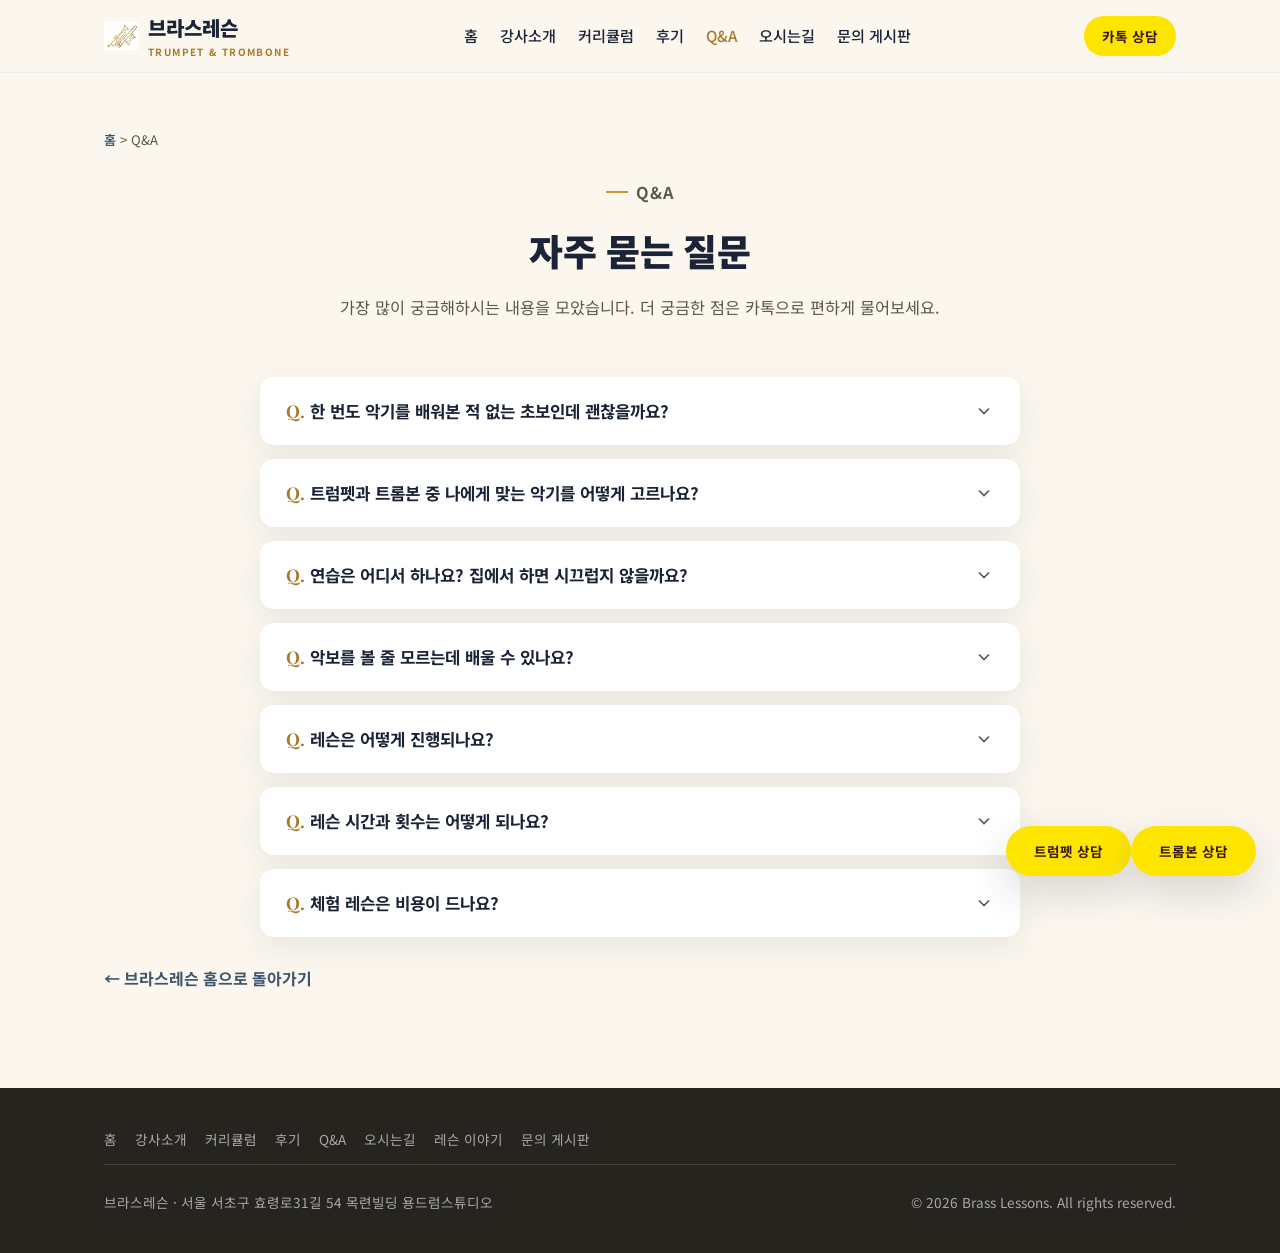
<file: faq.html>
<!DOCTYPE html>
<html lang="ko">
<head>
<meta charset="UTF-8">
<meta name="viewport" content="width=device-width, initial-scale=1.0">
<title>자주 묻는 질문 Q&amp;A | 트럼펫 트롬본 레슨 브라스레슨</title>
<meta name="description" content="트럼펫·트롬본 레슨 관련 자주 묻는 질문 모음. 입문 가능 여부, 악기 선택, 연습 장소, 레슨 진행 방식, 체험 레슨 비용까지 안내해 드립니다.">
<meta name="keywords" content="트럼펫 레슨 질문, 트롬본 레슨 질문, 트럼펫 학원 후기, 트롬본 학원 후기, 트럼펫 체험레슨, 트롬본 체험레슨, 금관악기 레슨 FAQ">
<meta name="robots" content="index, follow">
<link rel="canonical" href="https://brasslessons.kr/faq.html">
<meta property="og:type" content="website">
<meta property="og:locale" content="ko_KR">
<meta property="og:site_name" content="브라스레슨">
<meta property="og:title" content="자주 묻는 질문 Q&amp;A | 트럼펫 트롬본 레슨 브라스레슨">
<meta property="og:description" content="트럼펫·트롬본 레슨을 시작하기 전 가장 많이 궁금해하시는 내용을 모았습니다.">
<meta property="og:image" content="https://brasslessons.kr/img/logo-share.png">
<meta property="og:url" content="https://brasslessons.kr/faq.html">
<meta name="twitter:card" content="summary_large_image">
<meta name="twitter:title" content="자주 묻는 질문 Q&amp;A | 트럼펫 트롬본 레슨 브라스레슨">
<meta name="twitter:description" content="트럼펫·트롬본 레슨을 시작하기 전 가장 많이 궁금해하시는 내용을 모았습니다.">
<meta name="twitter:image" content="https://brasslessons.kr/img/logo-share.png">
<link rel="stylesheet" href="css/style.css">
<script type="application/ld+json">
{
  "@context": "https://schema.org",
  "@type": "BreadcrumbList",
  "itemListElement": [
    { "@type": "ListItem", "position": 1, "name": "홈", "item": "https://brasslessons.kr/" },
    { "@type": "ListItem", "position": 2, "name": "Q&A", "item": "https://brasslessons.kr/faq.html" }
  ]
}
</script>
<script type="application/ld+json">
{
  "@context": "https://schema.org",
  "@type": "FAQPage",
  "mainEntity": [
    {
      "@type": "Question",
      "name": "한 번도 악기를 배워본 적 없는 초보인데 괜찮을까요?",
      "acceptedAnswer": { "@type": "Answer", "text": "당연합니다. 수강생의 80% 이상이 악기를 처음 잡아보는 입문자입니다. 호흡법, 입 모양, 소리 내는 법부터 차근차근 1:1 맞춤형으로 알려드리기 때문에 누구나 즐겁게 배우실 수 있습니다." }
    },
    {
      "@type": "Question",
      "name": "트럼펫과 트롬본 중 나에게 맞는 악기를 어떻게 고르나요?",
      "acceptedAnswer": { "@type": "Answer", "text": "두 악기는 매력이 아주 다릅니다. 화려하고 높은 음역대의 트럼펫과 부드럽고 웅장한 슬라이드 방식의 트롬본 중 고민되신다면 선생님의 도움을 받아보세요." }
    },
    {
      "@type": "Question",
      "name": "연습은 어디서 하나요? 집에서 하면 시끄럽지 않을까요?",
      "acceptedAnswer": { "@type": "Answer", "text": "금관악기는 소리가 크기 때문에 집에서 연습하기 쉽지 않죠. 레슨실 대관 안내나 약음기(Mute) 사용법을 안내해 드립니다. 약음기를 사용하면 밤 시간대에도 이웃에게 방해되지 않게 조용히 연습할 수 있습니다." }
    },
    {
      "@type": "Question",
      "name": "악보를 볼 줄 모르는데 배울 수 있나요?",
      "acceptedAnswer": { "@type": "Answer", "text": "네, 문제없습니다. 계이름 읽는 법부터 기본적인 음악 이론을 레슨 과정에 포함하여 쉽고 재미있게 가르쳐 드립니다. 어느새 좋아하는 곡의 악보를 스스로 읽고 연주하는 모습을 발견하실 거예요." }
    },
    {
      "@type": "Question",
      "name": "레슨은 어떻게 진행되나요?",
      "acceptedAnswer": { "@type": "Answer", "text": "1:1 맞춤으로 진행됩니다. 기초(호흡, 롱톤, 스케일), 곡 연습, 약점 교정(고음, 음정, 텅잉 등) 순으로 매 시간 개인 상태에 맞게 커리큘럼이 조정됩니다." }
    },
    {
      "@type": "Question",
      "name": "레슨 시간과 횟수는 어떻게 되나요?",
      "acceptedAnswer": { "@type": "Answer", "text": "주 1회 / 60분 기준입니다. 원하는 목표에 따라 조정 가능합니다." }
    },
    {
      "@type": "Question",
      "name": "체험 레슨은 비용이 드나요?",
      "acceptedAnswer": { "@type": "Answer", "text": "체험 레슨은 무료로 진행됩니다. 부담없이 상담 + 체험 레슨 먼저 받아보시고 결정하실 수 있습니다." }
    }
  ]
}
</script>
</head>
<!-- Google tag (gtag.js) -->
<script async src="https://www.googletagmanager.com/gtag/js?id=G-JMH02SKSWM"></script>
<script>
  window.dataLayer = window.dataLayer || [];
  function gtag(){dataLayer.push(arguments);}
  gtag('js', new Date());

  gtag('config', 'G-JMH02SKSWM');
</script>
<body>

<header class="site-header">
  <div class="wrap">
    <a href="index.html#hero" class="brand">
      <img src="img/logo-icon.png" alt="트럼펫 트롬본 레슨 학원 브라스레슨 로고" width="34" height="28">
      <span>브라스레슨<small>TRUMPET &amp; TROMBONE</small></span>
    </a>
    <nav class="main-nav" id="mainNav">
      <a href="index.html#hero">홈</a>
      <a href="about.html">강사소개</a>
      <a href="curriculum.html">커리큘럼</a>
      <a href="review.html">후기</a>
      <a href="faq.html" style="color:var(--gold-dark);">Q&amp;A</a>
      <a href="location.html">오시는길</a>
      <a href="board.html">문의 게시판</a>
    </nav>
    <div class="header-actions">
      <a href="index.html#contact" class="btn btn-kakao btn-sm">카톡 상담</a>
      <button class="nav-toggle" id="navToggle" aria-label="메뉴 열기"><span></span><span></span><span></span></button>
    </div>
  </div>
</header>

<section style="padding-top:56px;">
  <div class="wrap">
    <p class="breadcrumb"><a href="index.html">홈</a> &gt; Q&amp;A</p>
    <div class="section-head">
      <p class="eyebrow">Q&amp;A</p>
      <h1>자주 묻는 질문</h1>
      <p>가장 많이 궁금해하시는 내용을 모았습니다. 더 궁금한 점은 카톡으로 편하게 물어보세요.</p>
    </div>
    <div class="faq-list" id="faqList">
      <div class="faq-item">
        <button class="faq-q"><span><span class="qmark">Q.</span> 한 번도 악기를 배워본 적 없는 초보인데 괜찮을까요?</span><svg class="chev" viewBox="0 0 24 24" fill="none" stroke="currentColor" stroke-width="2"><path d="M6 9l6 6 6-6"/></svg></button>
        <div class="faq-a"><p>당연합니다. 수강생의 80% 이상이 악기를 처음 잡아보는 입문자입니다. 호흡법, 입 모양, 소리 내는 법부터 차근차근 1:1 맞춤형으로 알려드리기 때문에 누구나 즐겁게 배우실 수 있습니다.</p></div>
      </div>
      <div class="faq-item">
        <button class="faq-q"><span><span class="qmark">Q.</span> 트럼펫과 트롬본 중 나에게 맞는 악기를 어떻게 고르나요?</span><svg class="chev" viewBox="0 0 24 24" fill="none" stroke="currentColor" stroke-width="2"><path d="M6 9l6 6 6-6"/></svg></button>
        <div class="faq-a"><p>두 악기는 매력이 아주 다릅니다. 화려하고 높은 음역대의 트럼펫과 부드럽고 웅장한 슬라이드 방식의 트롬본 중 고민되신다면 선생님의 도움을 받아보세요.</p></div>
      </div>
      <div class="faq-item">
        <button class="faq-q"><span><span class="qmark">Q.</span> 연습은 어디서 하나요? 집에서 하면 시끄럽지 않을까요?</span><svg class="chev" viewBox="0 0 24 24" fill="none" stroke="currentColor" stroke-width="2"><path d="M6 9l6 6 6-6"/></svg></button>
        <div class="faq-a"><p>금관악기는 소리가 크기 때문에 집에서 연습하기 쉽지 않죠. 레슨실 대관 안내나 약음기(Mute) 사용법을 안내해 드립니다. 약음기를 사용하면 밤 시간대에도 이웃에게 방해되지 않게 조용히 연습할 수 있습니다.</p></div>
      </div>
      <div class="faq-item">
        <button class="faq-q"><span><span class="qmark">Q.</span> 악보를 볼 줄 모르는데 배울 수 있나요?</span><svg class="chev" viewBox="0 0 24 24" fill="none" stroke="currentColor" stroke-width="2"><path d="M6 9l6 6 6-6"/></svg></button>
        <div class="faq-a"><p>네, 문제없습니다. 계이름 읽는 법부터 기본적인 음악 이론을 레슨 과정에 포함하여 쉽고 재미있게 가르쳐 드립니다. 어느새 좋아하는 곡의 악보를 스스로 읽고 연주하는 모습을 발견하실 거예요.</p></div>
      </div>
      <div class="faq-item">
        <button class="faq-q"><span><span class="qmark">Q.</span> 레슨은 어떻게 진행되나요?</span><svg class="chev" viewBox="0 0 24 24" fill="none" stroke="currentColor" stroke-width="2"><path d="M6 9l6 6 6-6"/></svg></button>
        <div class="faq-a"><p>1:1 맞춤으로 진행됩니다.
- 기초 (호흡, 롱톤, 스케일)
- 곡 연습
- 약점 교정 (고음, 음정, 텅잉 등)
매 시간 개인 상태에 맞게 커리큘럼이 조정됩니다.</p></div>
      </div>
      <div class="faq-item">
        <button class="faq-q"><span><span class="qmark">Q.</span> 레슨 시간과 횟수는 어떻게 되나요?</span><svg class="chev" viewBox="0 0 24 24" fill="none" stroke="currentColor" stroke-width="2"><path d="M6 9l6 6 6-6"/></svg></button>
        <div class="faq-a"><p>주 1회 / 60분 기준입니다. 원하는 목표에 따라 조정 가능합니다.</p></div>
      </div>
      <div class="faq-item">
        <button class="faq-q"><span><span class="qmark">Q.</span> 체험 레슨은 비용이 드나요?</span><svg class="chev" viewBox="0 0 24 24" fill="none" stroke="currentColor" stroke-width="2"><path d="M6 9l6 6 6-6"/></svg></button>
        <div class="faq-a"><p>체험 레슨은 무료로 진행됩니다. 부담없이 상담 + 체험 레슨 먼저 받아보시고 결정하실 수 있습니다.</p></div>
      </div>
    </div>
    <p style="margin-top:28px;"><a href="index.html" style="color:var(--steel-dark); font-weight:700;">← 브라스레슨 홈으로 돌아가기</a></p>
  </div>
</section>

<footer class="site-footer">
  <div class="wrap">
    <nav class="footer-links">
      <a href="index.html">홈</a>
      <a href="about.html">강사소개</a>
      <a href="curriculum.html">커리큘럼</a>
      <a href="review.html">후기</a>
      <a href="faq.html">Q&amp;A</a>
      <a href="location.html">오시는길</a>
      <a href="blog.html">레슨 이야기</a>
      <a href="board.html">문의 게시판</a>
    </nav>
    <span>브라스레슨 · 서울 서초구 효령로31길 54 목련빌딩 용드럼스튜디오</span>
    <span>&copy; <span id="year"></span> Brass Lessons. All rights reserved.</span>
  </div>
</footer>

<div class="sticky-cta">
  <a href="https://open.kakao.com/o/sWyKnF2h" target="_blank" rel="noopener" class="btn btn-kakao btn-sm">트럼펫 상담</a>
  <a href="https://open.kakao.com/o/sWyKnF2h" target="_blank" rel="noopener" class="btn btn-kakao btn-sm">트롬본 상담</a>
</div>

<script src="js/main.js"></script>
</body>
</html>
</file>
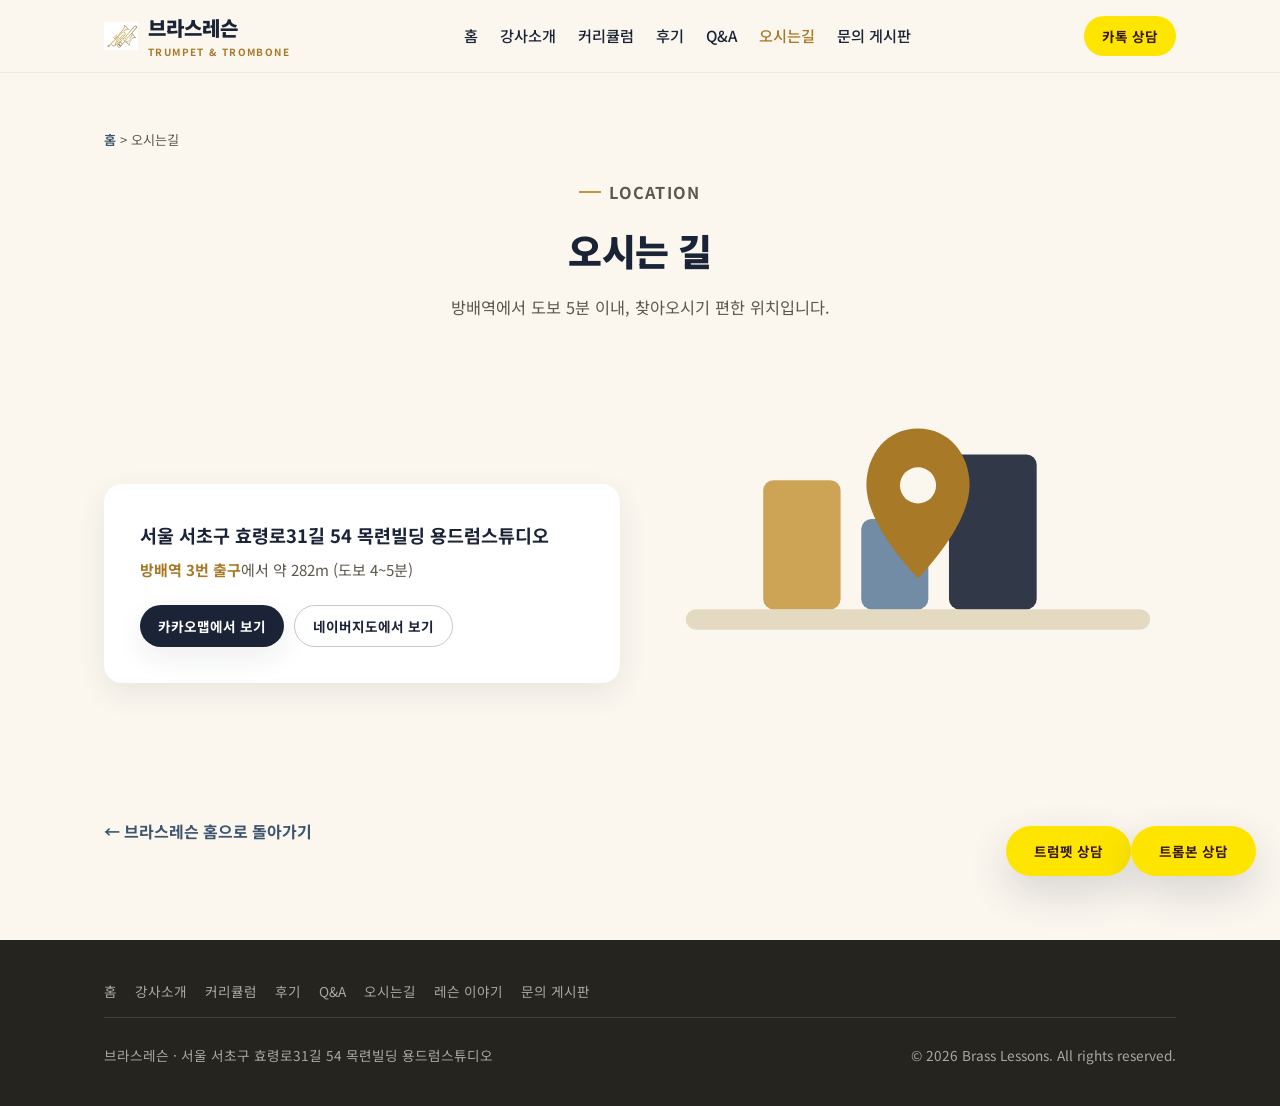
<file: location.html>
<!DOCTYPE html>
<html lang="ko">
<head>
<meta charset="UTF-8">
<meta name="viewport" content="width=device-width, initial-scale=1.0">
<title>오시는 길 | 서초 방배 트럼펫 트롬본 레슨 브라스레슨</title>
<meta name="description" content="브라스레슨 위치 안내. 서울 서초구 효령로31길 54 목련빌딩 용드럼스튜디오, 방배역 3번 출구에서 도보 4~5분 거리입니다.">
<meta name="keywords" content="서초 트럼펫 레슨 위치, 방배 트롬본 레슨 위치, 방배역 트럼펫 학원, 방배역 트롬본 학원, 브라스레슨 오시는길">
<meta name="robots" content="index, follow">
<link rel="canonical" href="https://brasslessons.kr/location.html">
<meta property="og:type" content="website">
<meta property="og:locale" content="ko_KR">
<meta property="og:site_name" content="브라스레슨">
<meta property="og:title" content="오시는 길 | 서초 방배 트럼펫 트롬본 레슨 브라스레슨">
<meta property="og:description" content="방배역 3번 출구에서 도보 4~5분, 서울 서초구 효령로31길 54 목련빌딩 용드럼스튜디오.">
<meta property="og:image" content="https://brasslessons.kr/img/logo-share.png">
<meta property="og:url" content="https://brasslessons.kr/location.html">
<meta name="twitter:card" content="summary_large_image">
<meta name="twitter:title" content="오시는 길 | 서초 방배 트럼펫 트롬본 레슨 브라스레슨">
<meta name="twitter:description" content="방배역 3번 출구에서 도보 4~5분, 서울 서초구 효령로31길 54 목련빌딩 용드럼스튜디오.">
<meta name="twitter:image" content="https://brasslessons.kr/img/logo-share.png">
<link rel="stylesheet" href="css/style.css">
<script type="application/ld+json">
{
  "@context": "https://schema.org",
  "@type": "BreadcrumbList",
  "itemListElement": [
    { "@type": "ListItem", "position": 1, "name": "홈", "item": "https://brasslessons.kr/" },
    { "@type": "ListItem", "position": 2, "name": "오시는길", "item": "https://brasslessons.kr/location.html" }
  ]
}
</script>
<script type="application/ld+json">
{
  "@context": "https://schema.org",
  "@type": "LocalBusiness",
  "name": "브라스레슨",
  "url": "https://brasslessons.kr/location.html",
  "address": {
    "@type": "PostalAddress",
    "streetAddress": "효령로31길 54 목련빌딩 용드럼스튜디오",
    "addressLocality": "서초구",
    "addressRegion": "서울특별시",
    "addressCountry": "KR"
  },
  "areaServed": ["서초구", "방배동", "강남", "서울"]
}
</script>
</head>
<!-- Google tag (gtag.js) -->
<script async src="https://www.googletagmanager.com/gtag/js?id=G-JMH02SKSWM"></script>
<script>
  window.dataLayer = window.dataLayer || [];
  function gtag(){dataLayer.push(arguments);}
  gtag('js', new Date());

  gtag('config', 'G-JMH02SKSWM');
</script>
<body>

<header class="site-header">
  <div class="wrap">
    <a href="index.html#hero" class="brand">
      <img src="img/logo-icon.png" alt="트럼펫 트롬본 레슨 학원 브라스레슨 로고" width="34" height="28">
      <span>브라스레슨<small>TRUMPET &amp; TROMBONE</small></span>
    </a>
    <nav class="main-nav" id="mainNav">
      <a href="index.html#hero">홈</a>
      <a href="about.html">강사소개</a>
      <a href="curriculum.html">커리큘럼</a>
      <a href="review.html">후기</a>
      <a href="faq.html">Q&amp;A</a>
      <a href="location.html" style="color:var(--gold-dark);">오시는길</a>
      <a href="board.html">문의 게시판</a>
    </nav>
    <div class="header-actions">
      <a href="index.html#contact" class="btn btn-kakao btn-sm">카톡 상담</a>
      <button class="nav-toggle" id="navToggle" aria-label="메뉴 열기"><span></span><span></span><span></span></button>
    </div>
  </div>
</header>

<section style="padding-top:56px;">
  <div class="wrap">
    <p class="breadcrumb"><a href="index.html">홈</a> &gt; 오시는길</p>
    <div class="section-head">
      <p class="eyebrow">Location</p>
      <h1>오시는 길</h1>
      <p>방배역에서 도보 5분 이내, 찾아오시기 편한 위치입니다.</p>
    </div>
    <div class="location-grid">
      <div class="location-card">
        <p class="addr">서울 서초구 효령로31길 54 목련빌딩 용드럼스튜디오</p>
        <p class="transit"><strong>방배역 3번 출구</strong>에서 약 282m (도보 4~5분)</p>
        <div class="location-links">
          <a class="btn btn-primary btn-sm" target="_blank" rel="noopener" href="https://map.kakao.com/link/search/서울 서초구 효령로31길 54 목련빌딩">카카오맵에서 보기</a>
          <a class="btn btn-outline btn-sm" target="_blank" rel="noopener" href="https://map.naver.com/p/search/서울 서초구 효령로31길 54 목련빌딩">네이버지도에서 보기</a>
        </div>
      </div>
      <div class="map-art">
        <svg viewBox="0 0 200 160">
          <rect x="10" y="90" width="180" height="8" rx="4" fill="#e4dac2"/>
          <rect x="40" y="40" width="30" height="50" rx="4" fill="#c6963c" opacity="0.85"/>
          <rect x="78" y="55" width="26" height="35" rx="4" fill="#5c7a99" opacity="0.85"/>
          <rect x="112" y="30" width="34" height="60" rx="4" fill="#1b2436" opacity="0.9"/>
          <path d="M100 20 C88 20 80 30 80 42 C80 58 100 78 100 78 C100 78 120 58 120 42 C120 30 112 20 100 20 Z" fill="#a87927"/>
          <circle cx="100" cy="42" r="7" fill="#fbf7ef"/>
        </svg>
      </div>
    </div>
    <p style="margin-top:28px;"><a href="index.html" style="color:var(--steel-dark); font-weight:700;">← 브라스레슨 홈으로 돌아가기</a></p>
  </div>
</section>

<footer class="site-footer">
  <div class="wrap">
    <nav class="footer-links">
      <a href="index.html">홈</a>
      <a href="about.html">강사소개</a>
      <a href="curriculum.html">커리큘럼</a>
      <a href="review.html">후기</a>
      <a href="faq.html">Q&amp;A</a>
      <a href="location.html">오시는길</a>
      <a href="blog.html">레슨 이야기</a>
      <a href="board.html">문의 게시판</a>
    </nav>
    <span>브라스레슨 · 서울 서초구 효령로31길 54 목련빌딩 용드럼스튜디오</span>
    <span>&copy; <span id="year"></span> Brass Lessons. All rights reserved.</span>
  </div>
</footer>

<div class="sticky-cta">
  <a href="https://open.kakao.com/o/sWyKnF2h" target="_blank" rel="noopener" class="btn btn-kakao btn-sm">트럼펫 상담</a>
  <a href="https://open.kakao.com/o/sWyKnF2h" target="_blank" rel="noopener" class="btn btn-kakao btn-sm">트롬본 상담</a>
</div>

<script src="js/main.js"></script>
</body>
</html>
</file>
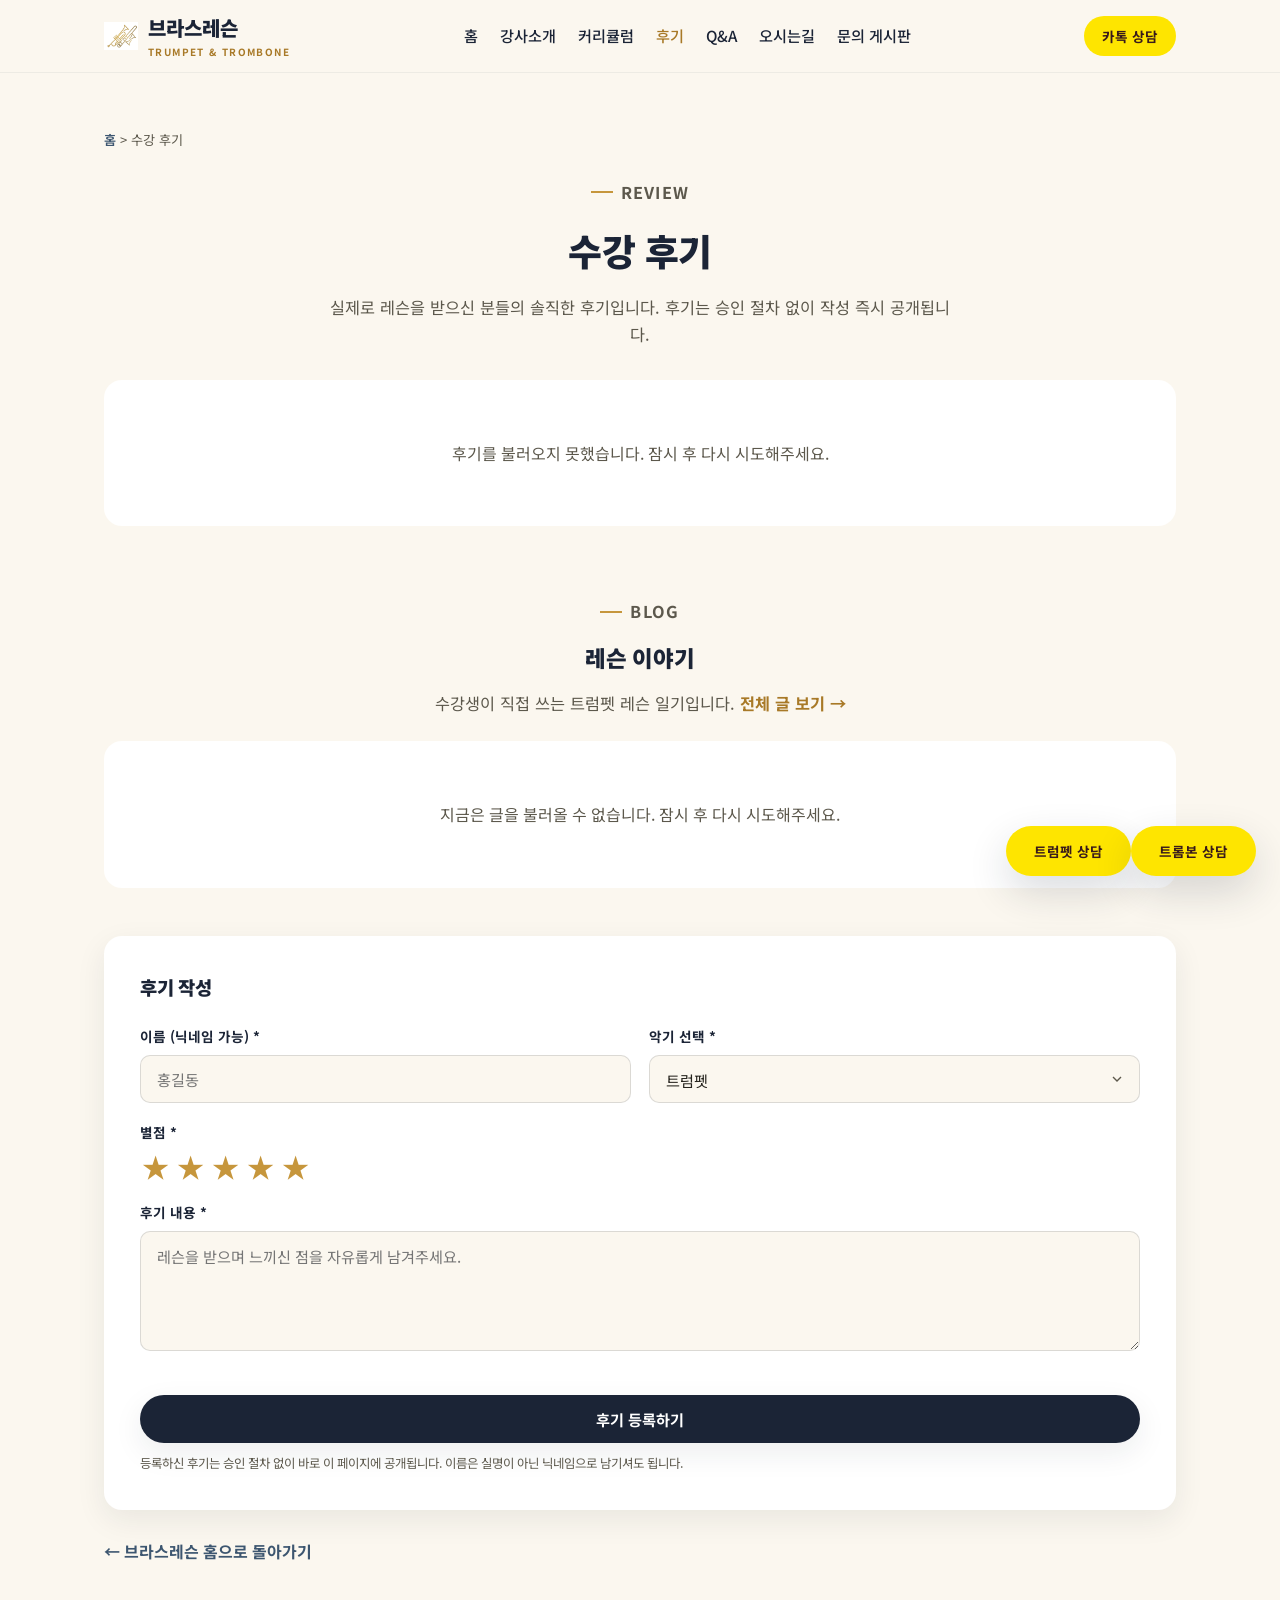
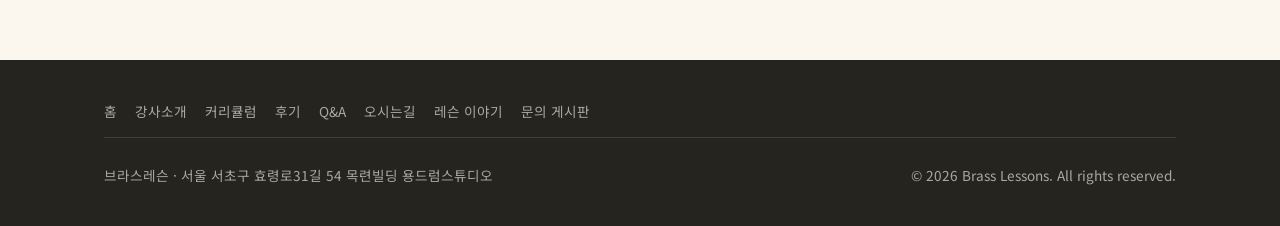
<file: review.html>
<!DOCTYPE html>
<html lang="ko">
<head>
<meta charset="UTF-8">
<meta name="viewport" content="width=device-width, initial-scale=1.0">
<title>수강 후기 | 트럼펫 트롬본 레슨 브라스레슨</title>
<meta name="description" content="브라스레슨에서 트럼펫, 트롬본을 배운 수강생들의 실제 후기를 확인하세요. 별점과 함께 솔직한 레슨 경험을 남길 수 있습니다.">
<meta name="keywords" content="트럼펫 레슨 후기, 트롬본 레슨 후기, 트럼펫 학원 후기, 트롬본 학원 후기, 서초 트럼펫 레슨 후기, 방배 트롬본 레슨 후기">
<meta name="robots" content="index, follow">
<link rel="canonical" href="https://brasslessons.kr/review.html">
<meta property="og:type" content="website">
<meta property="og:locale" content="ko_KR">
<meta property="og:site_name" content="브라스레슨">
<meta property="og:title" content="수강 후기 | 트럼펫 트롬본 레슨 브라스레슨">
<meta property="og:description" content="트럼펫, 트롬본 레슨을 받은 수강생들의 실제 후기를 확인하고, 직접 후기를 남겨보세요.">
<meta property="og:image" content="https://brasslessons.kr/img/logo-share.png">
<meta property="og:url" content="https://brasslessons.kr/review.html">
<meta name="twitter:card" content="summary_large_image">
<meta name="twitter:title" content="수강 후기 | 트럼펫 트롬본 레슨 브라스레슨">
<meta name="twitter:description" content="트럼펫, 트롬본 레슨을 받은 수강생들의 실제 후기를 확인하고, 직접 후기를 남겨보세요.">
<meta name="twitter:image" content="https://brasslessons.kr/img/logo-share.png">
<link rel="stylesheet" href="css/style.css">
<script type="application/ld+json">
{
  "@context": "https://schema.org",
  "@type": "BreadcrumbList",
  "itemListElement": [
    { "@type": "ListItem", "position": 1, "name": "홈", "item": "https://brasslessons.kr/" },
    { "@type": "ListItem", "position": 2, "name": "수강 후기", "item": "https://brasslessons.kr/review.html" }
  ]
}
</script>
</head>
<!-- Google tag (gtag.js) -->
<script async src="https://www.googletagmanager.com/gtag/js?id=G-JMH02SKSWM"></script>
<script>
  window.dataLayer = window.dataLayer || [];
  function gtag(){dataLayer.push(arguments);}
  gtag('js', new Date());

  gtag('config', 'G-JMH02SKSWM');
</script>
<body>

<header class="site-header">
  <div class="wrap">
    <a href="index.html#hero" class="brand">
      <img src="img/logo-icon.png" alt="트럼펫 트롬본 레슨 학원 브라스레슨 로고" width="34" height="28">
      <span>브라스레슨<small>TRUMPET &amp; TROMBONE</small></span>
    </a>
    <nav class="main-nav" id="mainNav">
      <a href="index.html#hero">홈</a>
      <a href="about.html">강사소개</a>
      <a href="curriculum.html">커리큘럼</a>
      <a href="review.html" style="color:var(--gold-dark);">후기</a>
      <a href="faq.html">Q&amp;A</a>
      <a href="location.html">오시는길</a>
      <a href="board.html">문의 게시판</a>
    </nav>
    <div class="header-actions">
      <a href="index.html#contact" class="btn btn-kakao btn-sm">카톡 상담</a>
      <button class="nav-toggle" id="navToggle" aria-label="메뉴 열기"><span></span><span></span><span></span></button>
    </div>
  </div>
</header>

<section style="padding-top:56px; padding-bottom:0;">
  <div class="wrap">
    <p class="breadcrumb"><a href="index.html">홈</a> &gt; 수강 후기</p>
    <div class="section-head" style="margin-bottom:32px;">
      <p class="eyebrow">Review</p>
      <h1>수강 후기</h1>
      <p>실제로 레슨을 받으신 분들의 솔직한 후기입니다. 후기는 승인 절차 없이 작성 즉시 공개됩니다.</p>
    </div>
  </div>
</section>

<section style="padding-top:0;">
  <div class="wrap">
    <div id="reviewList" class="review-grid">
      <div class="empty-state">후기를 불러오는 중...</div>
    </div>

    <div class="section-head" style="margin-bottom:24px;">
      <p class="eyebrow">Blog</p>
      <h2 style="font-size:1.4rem;">레슨 이야기</h2>
      <p>수강생이 직접 쓰는 트럼펫 레슨 일기입니다. <a href="blog.html" style="color:var(--gold-dark); font-weight:700;">전체 글 보기 →</a></p>
    </div>
    <div id="blogList" class="blog-list" data-limit="3">
      <div class="empty-state">글을 불러오는 중...</div>
    </div>

    <div class="board-form">
      <h3 style="color:var(--navy); margin-bottom:22px;">후기 작성</h3>
      <form id="reviewForm">
        <div class="form-grid-2">
          <div class="form-row">
            <label for="f-name">이름 (닉네임 가능) *</label>
            <input type="text" id="f-name" name="name" required placeholder="홍길동">
          </div>
          <div class="form-row">
            <label for="f-instrument">악기 선택 *</label>
            <select id="f-instrument" name="instrument" required>
              <option value="trumpet">트럼펫</option>
              <option value="trombone">트롬본</option>
              <option value="etc">잘 모르겠어요</option>
            </select>
          </div>
        </div>
        <div class="form-row">
          <label>별점 *</label>
          <div class="star-rating" id="starWidget">
            <button type="button" data-value="1" aria-label="1점">★</button>
            <button type="button" data-value="2" aria-label="2점">★</button>
            <button type="button" data-value="3" aria-label="3점">★</button>
            <button type="button" data-value="4" aria-label="4점">★</button>
            <button type="button" data-value="5" aria-label="5점">★</button>
          </div>
          <input type="hidden" id="f-rating" value="5">
        </div>
        <div class="form-row">
          <label for="f-message">후기 내용 *</label>
          <textarea id="f-message" name="message" required placeholder="레슨을 받으며 느끼신 점을 자유롭게 남겨주세요."></textarea>
        </div>
        <button type="submit" class="btn btn-primary btn-block" style="margin-top:20px;">후기 등록하기</button>
        <p class="form-note">등록하신 후기는 승인 절차 없이 바로 이 페이지에 공개됩니다. 이름은 실명이 아닌 닉네임으로 남기셔도 됩니다.</p>
        <p class="form-status" id="formStatus"></p>
      </form>
    </div>
    <p style="margin-top:28px;"><a href="index.html" style="color:var(--steel-dark); font-weight:700;">← 브라스레슨 홈으로 돌아가기</a></p>
  </div>
</section>

<footer class="site-footer">
  <div class="wrap">
    <nav class="footer-links">
      <a href="index.html">홈</a>
      <a href="about.html">강사소개</a>
      <a href="curriculum.html">커리큘럼</a>
      <a href="review.html">후기</a>
      <a href="faq.html">Q&amp;A</a>
      <a href="location.html">오시는길</a>
      <a href="blog.html">레슨 이야기</a>
      <a href="board.html">문의 게시판</a>
    </nav>
    <span>브라스레슨 · 서울 서초구 효령로31길 54 목련빌딩 용드럼스튜디오</span>
    <span>&copy; <span id="year"></span> Brass Lessons. All rights reserved.</span>
  </div>
</footer>

<div class="sticky-cta">
  <a href="https://open.kakao.com/o/sWyKnF2h" target="_blank" rel="noopener" class="btn btn-kakao btn-sm">트럼펫 상담</a>
  <a href="https://open.kakao.com/o/sWyKnF2h" target="_blank" rel="noopener" class="btn btn-kakao btn-sm">트롬본 상담</a>
</div>

<script src="js/main.js"></script>
<script src="js/reviews.js"></script>
<script src="js/blog.js"></script>
</body>
</html>
</file>
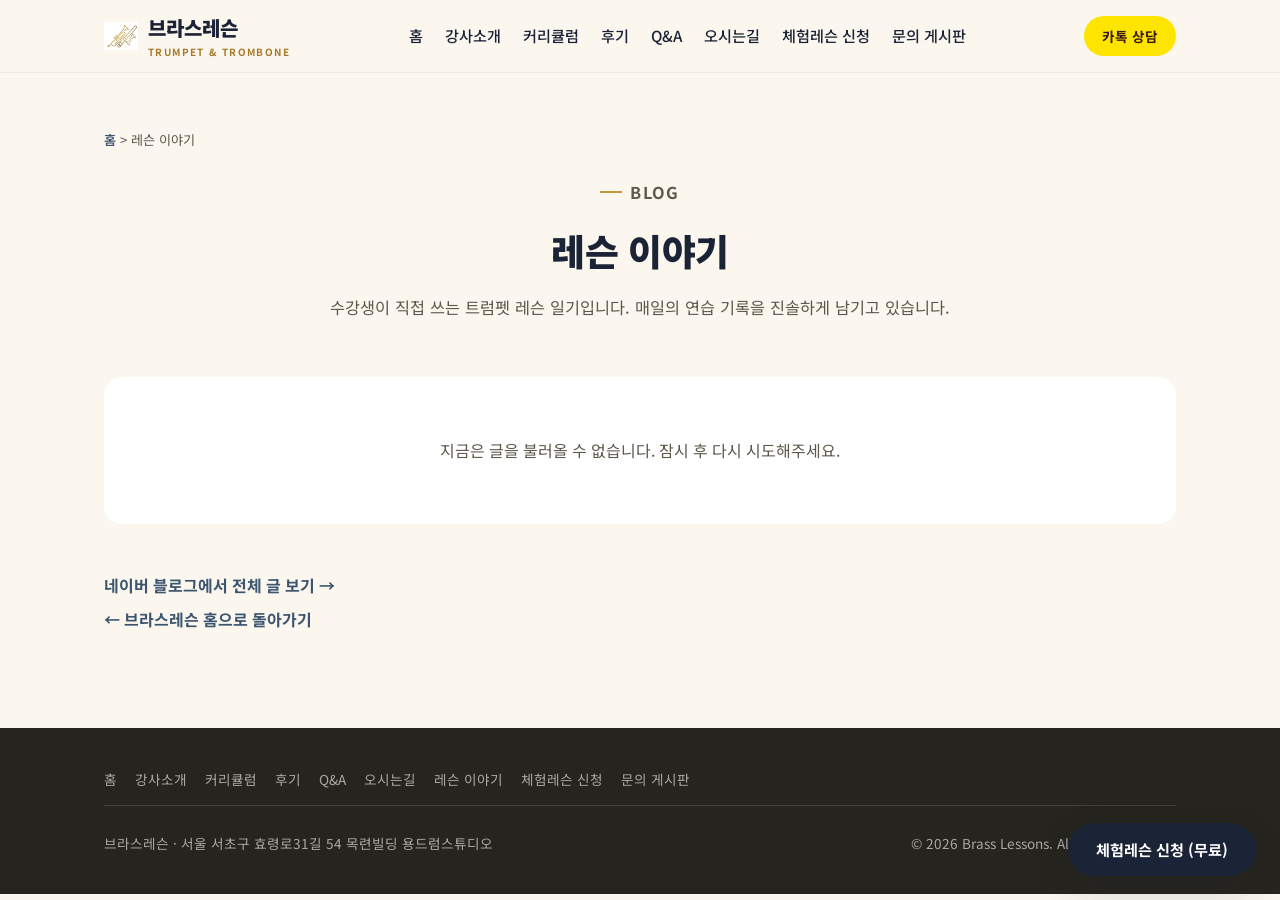
<file: trumpet-lesson-diary.html>
<!DOCTYPE html>
<html lang="ko">
<head>
<meta charset="UTF-8">
<meta name="viewport" content="width=device-width, initial-scale=1.0">
<title>레슨 이야기 | 트럼펫 트롬본 레슨 브라스레슨</title>
<meta name="description" content="브라스레슨 수강생이 직접 쓰는 트럼펫 레슨 일기. 매일의 연습과 레슨 과정을 진솔하게 기록한 블로그 글을 모았습니다.">
<meta name="keywords" content="트럼펫 레슨 일기, 트럼펫 연습 기록, 트럼펫 레슨 후기, 브라스레슨 블로그">
<meta name="robots" content="index, follow">
<link rel="canonical" href="https://brasslessons.kr/trumpet-lesson-diary.html">
<meta property="og:type" content="website">
<meta property="og:locale" content="ko_KR">
<meta property="og:site_name" content="브라스레슨">
<meta property="og:title" content="레슨 이야기 | 트럼펫 트롬본 레슨 브라스레슨">
<meta property="og:description" content="수강생이 직접 쓰는 트럼펫 레슨 일기 모음.">
<meta property="og:image" content="https://brasslessons.kr/img/logo-share.png">
<meta property="og:url" content="https://brasslessons.kr/trumpet-lesson-diary.html">
<meta name="twitter:card" content="summary_large_image">
<meta name="twitter:title" content="레슨 이야기 | 트럼펫 트롬본 레슨 브라스레슨">
<meta name="twitter:description" content="수강생이 직접 쓰는 트럼펫 레슨 일기 모음.">
<meta name="twitter:image" content="https://brasslessons.kr/img/logo-share.png">
<link rel="icon" href="/favicon.ico" sizes="any">
<link rel="icon" type="image/png" sizes="32x32" href="img/favicon-32.png">
<link rel="icon" type="image/png" sizes="96x96" href="img/favicon-96.png">
<link rel="apple-touch-icon" href="img/apple-touch-icon.png">
<link rel="stylesheet" href="css/style.css">
<script type="application/ld+json">
{
  "@context": "https://schema.org",
  "@type": "BreadcrumbList",
  "itemListElement": [
    { "@type": "ListItem", "position": 1, "name": "홈", "item": "https://brasslessons.kr/" },
    { "@type": "ListItem", "position": 2, "name": "레슨 이야기", "item": "https://brasslessons.kr/trumpet-lesson-diary.html" }
  ]
}
</script>
</head>
<!-- Google tag (gtag.js) -->
<script async src="https://www.googletagmanager.com/gtag/js?id=G-JMH02SKSWM"></script>
<script>
  window.dataLayer = window.dataLayer || [];
  function gtag(){dataLayer.push(arguments);}
  gtag('js', new Date());

  gtag('config', 'G-JMH02SKSWM');
</script>
<body>

<header class="site-header">
  <div class="wrap">
    <a href="/#hero" class="brand">
      <img src="img/logo-icon.png" alt="트럼펫 트롬본 레슨 학원 브라스레슨 로고" width="34" height="28">
      <span>브라스레슨<small>TRUMPET &amp; TROMBONE</small></span>
    </a>
    <nav class="main-nav" id="mainNav">
      <a href="/#hero">홈</a>
      <a href="trumpet-trombone-teacher.html">강사소개</a>
      <a href="trumpet-trombone-curriculum.html">커리큘럼</a>
      <a href="trumpet-trombone-review.html">후기</a>
      <a href="trumpet-trombone-faq.html">Q&amp;A</a>
      <a href="trumpet-trombone-location.html">오시는길</a>
      <a href="trumpet-trombone-trial-lesson.html">체험레슨 신청</a>
      <a href="board.html">문의 게시판</a>
    </nav>
    <div class="header-actions">
      <a href="/#contact" class="btn btn-kakao btn-sm">카톡 상담</a>
      <button class="nav-toggle" id="navToggle" aria-label="메뉴 열기"><span></span><span></span><span></span></button>
    </div>
  </div>
</header>

<section style="padding-top:56px;">
  <div class="wrap">
    <p class="breadcrumb"><a href="/">홈</a> &gt; 레슨 이야기</p>
    <div class="section-head">
      <p class="eyebrow">Blog</p>
      <h1>레슨 이야기</h1>
      <p>수강생이 직접 쓰는 트럼펫 레슨 일기입니다. 매일의 연습 기록을 진솔하게 남기고 있습니다.</p>
    </div>
    <div id="blogList" class="blog-list">
      <div class="empty-state">글을 불러오는 중...</div>
    </div>
    <p><a href="https://blog.naver.com/raon92_" target="_blank" rel="noopener" style="color:var(--steel-dark); font-weight:700;">네이버 블로그에서 전체 글 보기 →</a></p>
    <p style="margin-top:8px;"><a href="/" style="color:var(--steel-dark); font-weight:700;">← 브라스레슨 홈으로 돌아가기</a></p>
  </div>
</section>

<footer class="site-footer">
  <div class="wrap">
    <nav class="footer-links">
      <a href="/">홈</a>
      <a href="trumpet-trombone-teacher.html">강사소개</a>
      <a href="trumpet-trombone-curriculum.html">커리큘럼</a>
      <a href="trumpet-trombone-review.html">후기</a>
      <a href="trumpet-trombone-faq.html">Q&amp;A</a>
      <a href="trumpet-trombone-location.html">오시는길</a>
      <a href="trumpet-lesson-diary.html">레슨 이야기</a>
      <a href="trumpet-trombone-trial-lesson.html">체험레슨 신청</a>
      <a href="board.html">문의 게시판</a>
    </nav>
    <span>브라스레슨 · 서울 서초구 효령로31길 54 목련빌딩 용드럼스튜디오</span>
    <span>&copy; <span id="year"></span> Brass Lessons. All rights reserved.</span>
  </div>
</footer>

<div class="sticky-cta">
  <a href="trumpet-trombone-trial-lesson.html" class="btn btn-primary">체험레슨 신청 (무료)</a>
</div>

<script src="js/main.js"></script>
<script src="js/blog.js"></script>
</body>
</html>
</file>
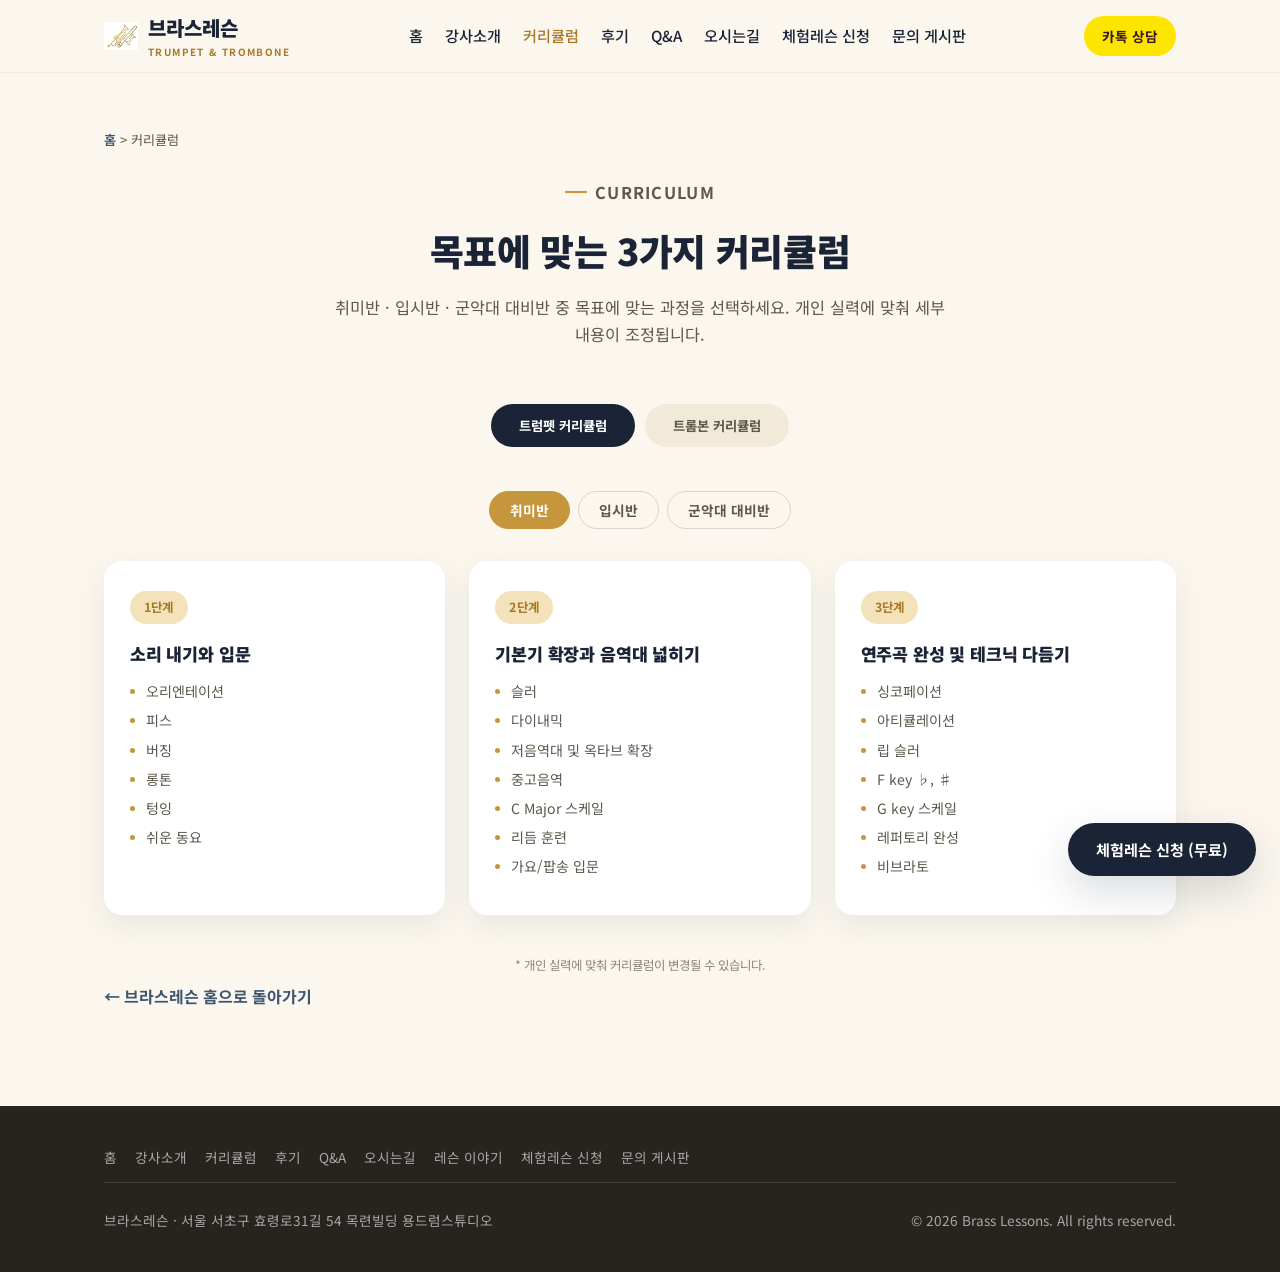
<file: trumpet-trombone-curriculum.html>
<!DOCTYPE html>
<html lang="ko">
<head>
<meta charset="UTF-8">
<meta name="viewport" content="width=device-width, initial-scale=1.0">
<title>커리큘럼 | 트럼펫 트롬본 레슨 브라스레슨</title>
<meta name="description" content="트럼펫·트롬본 취미반, 입시반, 군악대 대비반 커리큘럼 안내. 단계별 1:1 맞춤 커리큘럼으로 입문부터 실전까지 체계적으로 배웁니다.">
<meta name="keywords" content="트럼펫 커리큘럼, 트롬본 커리큘럼, 트럼펫 입시반, 트롬본 입시반, 군악대 실기 레슨, 트럼펫 취미반, 트롬본 취미반, 트럼펫 학원, 트롬본 학원">
<meta name="robots" content="index, follow">
<link rel="canonical" href="https://brasslessons.kr/trumpet-trombone-curriculum.html">
<meta property="og:type" content="website">
<meta property="og:locale" content="ko_KR">
<meta property="og:site_name" content="브라스레슨">
<meta property="og:title" content="커리큘럼 | 트럼펫 트롬본 레슨 브라스레슨">
<meta property="og:description" content="취미반 · 입시반 · 군악대 대비반, 목표에 맞는 트럼펫·트롬본 3단계 커리큘럼을 확인하세요.">
<meta property="og:image" content="https://brasslessons.kr/img/logo-share.png">
<meta property="og:url" content="https://brasslessons.kr/trumpet-trombone-curriculum.html">
<meta name="twitter:card" content="summary_large_image">
<meta name="twitter:title" content="커리큘럼 | 트럼펫 트롬본 레슨 브라스레슨">
<meta name="twitter:description" content="취미반 · 입시반 · 군악대 대비반, 목표에 맞는 트럼펫·트롬본 3단계 커리큘럼을 확인하세요.">
<meta name="twitter:image" content="https://brasslessons.kr/img/logo-share.png">
<link rel="icon" href="/favicon.ico" sizes="any">
<link rel="icon" type="image/png" sizes="32x32" href="img/favicon-32.png">
<link rel="icon" type="image/png" sizes="96x96" href="img/favicon-96.png">
<link rel="apple-touch-icon" href="img/apple-touch-icon.png">
<link rel="stylesheet" href="css/style.css">
<script type="application/ld+json">
{
  "@context": "https://schema.org",
  "@type": "BreadcrumbList",
  "itemListElement": [
    { "@type": "ListItem", "position": 1, "name": "홈", "item": "https://brasslessons.kr/" },
    { "@type": "ListItem", "position": 2, "name": "커리큘럼", "item": "https://brasslessons.kr/trumpet-trombone-curriculum.html" }
  ]
}
</script>
<script type="application/ld+json">
{
  "@context": "https://schema.org",
  "@graph": [
    { "@type": "Course", "name": "트럼펫 레슨", "description": "트럼펫 입문, 취미, 입시, 군악대 대비 1:1 맞춤 레슨", "provider": { "@type": "LocalBusiness", "name": "브라스레슨" } },
    { "@type": "Course", "name": "트롬본 레슨", "description": "트롬본 입문, 취미, 입시, 군악대 대비 1:1 맞춤 레슨", "provider": { "@type": "LocalBusiness", "name": "브라스레슨" } }
  ]
}
</script>
</head>
<!-- Google tag (gtag.js) -->
<script async src="https://www.googletagmanager.com/gtag/js?id=G-JMH02SKSWM"></script>
<script>
  window.dataLayer = window.dataLayer || [];
  function gtag(){dataLayer.push(arguments);}
  gtag('js', new Date());

  gtag('config', 'G-JMH02SKSWM');
</script>
<body>

<header class="site-header">
  <div class="wrap">
    <a href="/#hero" class="brand">
      <img src="img/logo-icon.png" alt="트럼펫 트롬본 레슨 학원 브라스레슨 로고" width="34" height="28">
      <span>브라스레슨<small>TRUMPET &amp; TROMBONE</small></span>
    </a>
    <nav class="main-nav" id="mainNav">
      <a href="/#hero">홈</a>
      <a href="trumpet-trombone-teacher.html">강사소개</a>
      <a href="trumpet-trombone-curriculum.html" style="color:var(--gold-dark);">커리큘럼</a>
      <a href="trumpet-trombone-review.html">후기</a>
      <a href="trumpet-trombone-faq.html">Q&amp;A</a>
      <a href="trumpet-trombone-location.html">오시는길</a>
      <a href="trumpet-trombone-trial-lesson.html">체험레슨 신청</a>
      <a href="board.html">문의 게시판</a>
    </nav>
    <div class="header-actions">
      <a href="/#contact" class="btn btn-kakao btn-sm">카톡 상담</a>
      <button class="nav-toggle" id="navToggle" aria-label="메뉴 열기"><span></span><span></span><span></span></button>
    </div>
  </div>
</header>

<section style="padding-top:56px;">
  <div class="wrap">
    <p class="breadcrumb"><a href="/">홈</a> &gt; 커리큘럼</p>
    <div class="section-head">
      <p class="eyebrow">Curriculum</p>
      <h1>목표에 맞는 3가지 커리큘럼</h1>
      <p>취미반 · 입시반 · 군악대 대비반 중 목표에 맞는 과정을 선택하세요. 개인 실력에 맞춰 세부 내용이 조정됩니다.</p>
    </div>

    <div class="tabs">
      <button class="tab-btn active" data-tab="trumpet">트럼펫 커리큘럼</button>
      <button class="tab-btn" data-tab="trombone">트롬본 커리큘럼</button>
    </div>

    <div class="tab-panel active" data-tab="trumpet">
      <div class="program-tabs">
        <button class="program-btn active" data-program="hobby">취미반</button>
        <button class="program-btn" data-program="exam">입시반</button>
        <button class="program-btn" data-program="military">군악대 대비반</button>
      </div>

      <div class="program-panel active" data-program="hobby">
        <div class="curriculum-steps">
          <div class="step-card"><div class="step-tag">1단계</div><h4>소리 내기와 입문</h4><ul><li>오리엔테이션</li><li>피스</li><li>버징</li><li>롱톤</li><li>텅잉</li><li>쉬운 동요</li></ul></div>
          <div class="step-card"><div class="step-tag">2단계</div><h4>기본기 확장과 음역대 넓히기</h4><ul><li>슬러</li><li>다이내믹</li><li>저음역대 및 옥타브 확장</li><li>중고음역</li><li>C Major 스케일</li><li>리듬 훈련</li><li>가요/팝송 입문</li></ul></div>
          <div class="step-card"><div class="step-tag">3단계</div><h4>연주곡 완성 및 테크닉 다듬기</h4><ul><li>싱코페이션</li><li>아티큘레이션</li><li>립 슬러</li><li>F key ♭, ♯</li><li>G key 스케일</li><li>레퍼토리 완성</li><li>비브라토</li></ul></div>
        </div>
      </div>

      <div class="program-panel" data-program="exam">
        <div class="curriculum-steps">
          <div class="step-card"><div class="step-tag">1단계</div><h4>소리 내기와 입문</h4><ul><li>오리엔테이션 및 악기 관리</li><li>버징 및 복식호흡</li><li>마우스피스 피칭</li><li>롱톤 (C~F 기본음역)</li><li>텅잉 기초</li><li>쉬운 동요</li></ul></div>
          <div class="step-card"><div class="step-tag">2단계</div><h4>기본기 확장과 운지법 테크닉</h4><ul><li>슬러 및 포르타멘토</li><li>다이내믹 및 프레이징</li><li>저음역 및 옥타브 확장</li><li>핑거링(Fingering) 및 운지법 완성</li><li>스케일 및 아르페지오</li><li>리듬 훈련</li></ul></div>
          <div class="step-card"><div class="step-tag">3단계</div><h4>입시 및 실전 대비</h4><ul><li>입시 지정곡 집중 분석</li><li>고강도 테크닉</li><li>실습 및 모의평가</li><li>시창 및 청음 능력 심화</li><li>심리 안정 및 무대공포증 극복</li><li>실전 연주회 및 대학 오디션 대비</li></ul></div>
        </div>
      </div>

      <div class="program-panel" data-program="military">
        <div class="curriculum-steps">
          <div class="step-card"><div class="step-tag">1단계</div><h4>소리 내기와 입문</h4><ul><li>오리엔테이션 및 악기 관리</li><li>버징 및 복식호흡</li><li>마우스피스 피칭</li><li>롱톤 (C~F 기본음역)</li><li>텅잉 기초</li><li>쉬운 동요</li></ul></div>
          <div class="step-card"><div class="step-tag">2단계</div><h4>기본기 확장과 운지법 테크닉</h4><ul><li>슬러 및 포르타멘토</li><li>다이내믹 및 프레이징</li><li>저음역 및 옥타브 확장</li><li>핑거링(Fingering) 및 운지법 완성</li><li>스케일 및 아르페지오</li><li>리듬 훈련</li></ul></div>
          <div class="step-card"><div class="step-tag">군악대 대비반</div><h4>군악대 실기시험 트레이닝</h4><ul><li>군악대 필수 곡목 및 앙상블 합주</li><li>실기시험 평가항목 심층 훈련 및 피드백</li><li>청음 및 시창, 기초 음악 이론</li><li>실전 모의 오디션</li><li>군악대 선배 멘토링 세션</li></ul></div>
        </div>
      </div>
    </div>

    <div class="tab-panel" data-tab="trombone">
      <div class="program-tabs">
        <button class="program-btn active" data-program="hobby">취미반</button>
        <button class="program-btn" data-program="exam">입시반</button>
        <button class="program-btn" data-program="military">군악대 대비반</button>
      </div>

      <div class="program-panel active" data-program="hobby">
        <div class="curriculum-steps">
          <div class="step-card"><div class="step-tag">1단계</div><h4>소리 내기와 입문</h4><ul><li>오리엔테이션 및 악기 관리</li><li>버징 및 복식호흡</li><li>마우스피스 피칭</li><li>롱톤 (C~F 기본음역)</li><li>텅잉 기초</li><li>쉬운 동요</li></ul></div>
          <div class="step-card"><div class="step-tag">2단계</div><h4>기본기 확장과 슬라이드 테크닉</h4><ul><li>슬러 및 포르타멘토</li><li>다이내믹 및 프레이징</li><li>저음역 및 옥타브 확장</li><li>슬라이드 포지션 (1~7 포지션 완성)</li><li>스케일 및 아르페지오</li><li>리듬 훈련</li></ul></div>
          <div class="step-card"><div class="step-tag">3단계</div><h4>연주곡 완성 및 고급 테크닉</h4><ul><li>비브라토 (Vibrato)</li><li>글리산도 (Glissando)</li><li>F key, ♭, ♯ 이조</li><li>다양한 앙상블 파트 연습</li><li>레퍼토리 완성 및 모의 연주</li></ul></div>
        </div>
      </div>

      <div class="program-panel" data-program="exam">
        <div class="curriculum-steps">
          <div class="step-card"><div class="step-tag">1단계</div><h4>소리 내기와 입문</h4><ul><li>오리엔테이션 및 악기 관리</li><li>버징 및 복식호흡</li><li>마우스피스 피칭</li><li>롱톤 (C~F 기본음역)</li><li>텅잉 기초</li><li>쉬운 동요</li></ul></div>
          <div class="step-card"><div class="step-tag">2단계</div><h4>기본기 확장과 슬라이드 테크닉</h4><ul><li>슬러 및 포르타멘토</li><li>다이내믹 및 프레이징</li><li>저음역 및 옥타브 확장</li><li>슬라이드 포지션 (1~7 포지션 완성)</li><li>스케일 및 아르페지오</li><li>리듬 훈련</li></ul></div>
          <div class="step-card"><div class="step-tag">3단계</div><h4>입시 및 실전 대비</h4><ul><li>입시 지정곡 집중 분석</li><li>고강도 테크닉</li><li>실습 및 모의평가</li><li>시창 및 청음 능력 심화</li><li>심리 안정 및 무대공포증 극복</li><li>실전 연주회 및 대학 오디션 대비</li></ul></div>
        </div>
      </div>

      <div class="program-panel" data-program="military">
        <div class="curriculum-steps">
          <div class="step-card"><div class="step-tag">1단계</div><h4>소리 내기와 입문</h4><ul><li>오리엔테이션, 악기 관리 및 군악대 소개</li><li>버징 및 복식호흡</li><li>마우스피스 피칭</li><li>롱톤 (C~F 기본음역)</li><li>텅잉 기초</li><li>쉬운 동요 및 찬송가 연주</li></ul></div>
          <div class="step-card"><div class="step-tag">2단계</div><h4>기본기 확장과 슬라이드 테크닉</h4><ul><li>슬러 및 포르타멘토</li><li>다이내믹 및 프레이징</li><li>저음역 및 옥타브 확장</li><li>슬라이드 포지션 (1~7 포지션 완성)</li><li>스케일 및 아르페지오</li><li>리듬 훈련</li></ul></div>
          <div class="step-card"><div class="step-tag">군악대 대비반</div><h4>군악대 실기시험 트레이닝</h4><ul><li>군악대 필수 곡목 및 앙상블 합주</li><li>실기시험 평가항목 심층 훈련 및 피드백</li><li>청음 및 시창, 기초 음악 이론</li><li>실전 모의 오디션</li><li>군악대 선배 멘토링 세션</li></ul></div>
        </div>
      </div>
    </div>
    <p class="bio-note">* 개인 실력에 맞춰 커리큘럼이 변경될 수 있습니다.</p>
    <p style="margin-top:8px;"><a href="/" style="color:var(--steel-dark); font-weight:700;">← 브라스레슨 홈으로 돌아가기</a></p>
  </div>
</section>

<footer class="site-footer">
  <div class="wrap">
    <nav class="footer-links">
      <a href="/">홈</a>
      <a href="trumpet-trombone-teacher.html">강사소개</a>
      <a href="trumpet-trombone-curriculum.html">커리큘럼</a>
      <a href="trumpet-trombone-review.html">후기</a>
      <a href="trumpet-trombone-faq.html">Q&amp;A</a>
      <a href="trumpet-trombone-location.html">오시는길</a>
      <a href="trumpet-lesson-diary.html">레슨 이야기</a>
      <a href="trumpet-trombone-trial-lesson.html">체험레슨 신청</a>
      <a href="board.html">문의 게시판</a>
    </nav>
    <span>브라스레슨 · 서울 서초구 효령로31길 54 목련빌딩 용드럼스튜디오</span>
    <span>&copy; <span id="year"></span> Brass Lessons. All rights reserved.</span>
  </div>
</footer>

<div class="sticky-cta">
  <a href="trumpet-trombone-trial-lesson.html" class="btn btn-primary">체험레슨 신청 (무료)</a>
</div>

<script src="js/main.js"></script>
</body>
</html>
</file>
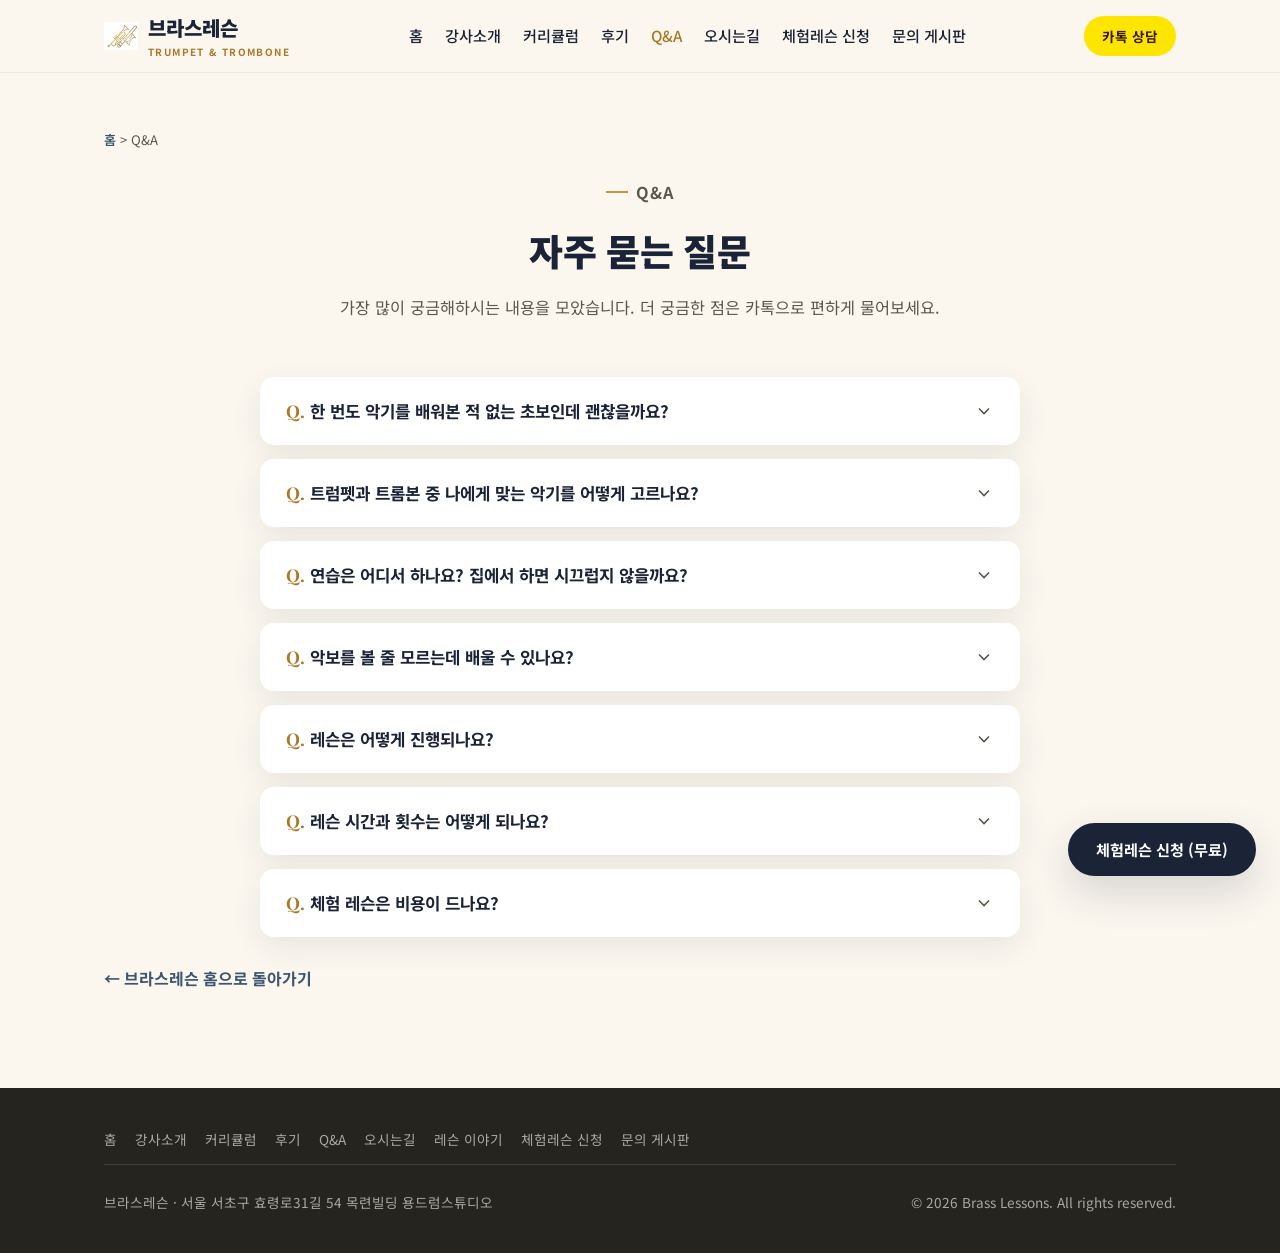
<file: trumpet-trombone-faq.html>
<!DOCTYPE html>
<html lang="ko">
<head>
<meta charset="UTF-8">
<meta name="viewport" content="width=device-width, initial-scale=1.0">
<title>자주 묻는 질문 Q&amp;A | 트럼펫 트롬본 레슨 브라스레슨</title>
<meta name="description" content="트럼펫·트롬본 레슨 관련 자주 묻는 질문 모음. 입문 가능 여부, 악기 선택, 연습 장소, 레슨 진행 방식, 체험 레슨 비용까지 안내해 드립니다.">
<meta name="keywords" content="트럼펫 레슨 질문, 트롬본 레슨 질문, 트럼펫 학원 후기, 트롬본 학원 후기, 트럼펫 체험레슨, 트롬본 체험레슨, 금관악기 레슨 FAQ">
<meta name="robots" content="index, follow">
<link rel="canonical" href="https://brasslessons.kr/trumpet-trombone-faq.html">
<meta property="og:type" content="website">
<meta property="og:locale" content="ko_KR">
<meta property="og:site_name" content="브라스레슨">
<meta property="og:title" content="자주 묻는 질문 Q&amp;A | 트럼펫 트롬본 레슨 브라스레슨">
<meta property="og:description" content="트럼펫·트롬본 레슨을 시작하기 전 가장 많이 궁금해하시는 내용을 모았습니다.">
<meta property="og:image" content="https://brasslessons.kr/img/logo-share.png">
<meta property="og:url" content="https://brasslessons.kr/trumpet-trombone-faq.html">
<meta name="twitter:card" content="summary_large_image">
<meta name="twitter:title" content="자주 묻는 질문 Q&amp;A | 트럼펫 트롬본 레슨 브라스레슨">
<meta name="twitter:description" content="트럼펫·트롬본 레슨을 시작하기 전 가장 많이 궁금해하시는 내용을 모았습니다.">
<meta name="twitter:image" content="https://brasslessons.kr/img/logo-share.png">
<link rel="icon" href="/favicon.ico" sizes="any">
<link rel="icon" type="image/png" sizes="32x32" href="img/favicon-32.png">
<link rel="icon" type="image/png" sizes="96x96" href="img/favicon-96.png">
<link rel="apple-touch-icon" href="img/apple-touch-icon.png">
<link rel="stylesheet" href="css/style.css">
<script type="application/ld+json">
{
  "@context": "https://schema.org",
  "@type": "BreadcrumbList",
  "itemListElement": [
    { "@type": "ListItem", "position": 1, "name": "홈", "item": "https://brasslessons.kr/" },
    { "@type": "ListItem", "position": 2, "name": "Q&A", "item": "https://brasslessons.kr/trumpet-trombone-faq.html" }
  ]
}
</script>
<script type="application/ld+json">
{
  "@context": "https://schema.org",
  "@type": "FAQPage",
  "mainEntity": [
    {
      "@type": "Question",
      "name": "한 번도 악기를 배워본 적 없는 초보인데 괜찮을까요?",
      "acceptedAnswer": { "@type": "Answer", "text": "당연합니다. 수강생의 80% 이상이 악기를 처음 잡아보는 입문자입니다. 호흡법, 입 모양, 소리 내는 법부터 차근차근 1:1 맞춤형으로 알려드리기 때문에 누구나 즐겁게 배우실 수 있습니다." }
    },
    {
      "@type": "Question",
      "name": "트럼펫과 트롬본 중 나에게 맞는 악기를 어떻게 고르나요?",
      "acceptedAnswer": { "@type": "Answer", "text": "두 악기는 매력이 아주 다릅니다. 화려하고 높은 음역대의 트럼펫과 부드럽고 웅장한 슬라이드 방식의 트롬본 중 고민되신다면 선생님의 도움을 받아보세요." }
    },
    {
      "@type": "Question",
      "name": "연습은 어디서 하나요? 집에서 하면 시끄럽지 않을까요?",
      "acceptedAnswer": { "@type": "Answer", "text": "금관악기는 소리가 크기 때문에 집에서 연습하기 쉽지 않죠. 레슨실 대관 안내나 약음기(Mute) 사용법을 안내해 드립니다. 약음기를 사용하면 밤 시간대에도 이웃에게 방해되지 않게 조용히 연습할 수 있습니다." }
    },
    {
      "@type": "Question",
      "name": "악보를 볼 줄 모르는데 배울 수 있나요?",
      "acceptedAnswer": { "@type": "Answer", "text": "네, 문제없습니다. 계이름 읽는 법부터 기본적인 음악 이론을 레슨 과정에 포함하여 쉽고 재미있게 가르쳐 드립니다. 어느새 좋아하는 곡의 악보를 스스로 읽고 연주하는 모습을 발견하실 거예요." }
    },
    {
      "@type": "Question",
      "name": "레슨은 어떻게 진행되나요?",
      "acceptedAnswer": { "@type": "Answer", "text": "1:1 맞춤으로 진행됩니다. 기초(호흡, 롱톤, 스케일), 곡 연습, 약점 교정(고음, 음정, 텅잉 등) 순으로 매 시간 개인 상태에 맞게 커리큘럼이 조정됩니다." }
    },
    {
      "@type": "Question",
      "name": "레슨 시간과 횟수는 어떻게 되나요?",
      "acceptedAnswer": { "@type": "Answer", "text": "주 1회 / 60분 기준입니다. 원하는 목표에 따라 조정 가능합니다." }
    },
    {
      "@type": "Question",
      "name": "체험 레슨은 비용이 드나요?",
      "acceptedAnswer": { "@type": "Answer", "text": "체험 레슨은 무료로 진행됩니다. 부담없이 상담 + 체험 레슨 먼저 받아보시고 결정하실 수 있습니다." }
    }
  ]
}
</script>
</head>
<!-- Google tag (gtag.js) -->
<script async src="https://www.googletagmanager.com/gtag/js?id=G-JMH02SKSWM"></script>
<script>
  window.dataLayer = window.dataLayer || [];
  function gtag(){dataLayer.push(arguments);}
  gtag('js', new Date());

  gtag('config', 'G-JMH02SKSWM');
</script>
<body>

<header class="site-header">
  <div class="wrap">
    <a href="/#hero" class="brand">
      <img src="img/logo-icon.png" alt="트럼펫 트롬본 레슨 학원 브라스레슨 로고" width="34" height="28">
      <span>브라스레슨<small>TRUMPET &amp; TROMBONE</small></span>
    </a>
    <nav class="main-nav" id="mainNav">
      <a href="/#hero">홈</a>
      <a href="trumpet-trombone-teacher.html">강사소개</a>
      <a href="trumpet-trombone-curriculum.html">커리큘럼</a>
      <a href="trumpet-trombone-review.html">후기</a>
      <a href="trumpet-trombone-faq.html" style="color:var(--gold-dark);">Q&amp;A</a>
      <a href="trumpet-trombone-location.html">오시는길</a>
      <a href="trumpet-trombone-trial-lesson.html">체험레슨 신청</a>
      <a href="board.html">문의 게시판</a>
    </nav>
    <div class="header-actions">
      <a href="/#contact" class="btn btn-kakao btn-sm">카톡 상담</a>
      <button class="nav-toggle" id="navToggle" aria-label="메뉴 열기"><span></span><span></span><span></span></button>
    </div>
  </div>
</header>

<section style="padding-top:56px;">
  <div class="wrap">
    <p class="breadcrumb"><a href="/">홈</a> &gt; Q&amp;A</p>
    <div class="section-head">
      <p class="eyebrow">Q&amp;A</p>
      <h1>자주 묻는 질문</h1>
      <p>가장 많이 궁금해하시는 내용을 모았습니다. 더 궁금한 점은 카톡으로 편하게 물어보세요.</p>
    </div>
    <div class="faq-list" id="faqList">
      <div class="faq-item">
        <button class="faq-q"><span><span class="qmark">Q.</span> 한 번도 악기를 배워본 적 없는 초보인데 괜찮을까요?</span><svg class="chev" viewBox="0 0 24 24" fill="none" stroke="currentColor" stroke-width="2"><path d="M6 9l6 6 6-6"/></svg></button>
        <div class="faq-a"><p>당연합니다. 수강생의 80% 이상이 악기를 처음 잡아보는 입문자입니다. 호흡법, 입 모양, 소리 내는 법부터 차근차근 1:1 맞춤형으로 알려드리기 때문에 누구나 즐겁게 배우실 수 있습니다.</p></div>
      </div>
      <div class="faq-item">
        <button class="faq-q"><span><span class="qmark">Q.</span> 트럼펫과 트롬본 중 나에게 맞는 악기를 어떻게 고르나요?</span><svg class="chev" viewBox="0 0 24 24" fill="none" stroke="currentColor" stroke-width="2"><path d="M6 9l6 6 6-6"/></svg></button>
        <div class="faq-a"><p>두 악기는 매력이 아주 다릅니다. 화려하고 높은 음역대의 트럼펫과 부드럽고 웅장한 슬라이드 방식의 트롬본 중 고민되신다면 선생님의 도움을 받아보세요.</p></div>
      </div>
      <div class="faq-item">
        <button class="faq-q"><span><span class="qmark">Q.</span> 연습은 어디서 하나요? 집에서 하면 시끄럽지 않을까요?</span><svg class="chev" viewBox="0 0 24 24" fill="none" stroke="currentColor" stroke-width="2"><path d="M6 9l6 6 6-6"/></svg></button>
        <div class="faq-a"><p>금관악기는 소리가 크기 때문에 집에서 연습하기 쉽지 않죠. 레슨실 대관 안내나 약음기(Mute) 사용법을 안내해 드립니다. 약음기를 사용하면 밤 시간대에도 이웃에게 방해되지 않게 조용히 연습할 수 있습니다.</p></div>
      </div>
      <div class="faq-item">
        <button class="faq-q"><span><span class="qmark">Q.</span> 악보를 볼 줄 모르는데 배울 수 있나요?</span><svg class="chev" viewBox="0 0 24 24" fill="none" stroke="currentColor" stroke-width="2"><path d="M6 9l6 6 6-6"/></svg></button>
        <div class="faq-a"><p>네, 문제없습니다. 계이름 읽는 법부터 기본적인 음악 이론을 레슨 과정에 포함하여 쉽고 재미있게 가르쳐 드립니다. 어느새 좋아하는 곡의 악보를 스스로 읽고 연주하는 모습을 발견하실 거예요.</p></div>
      </div>
      <div class="faq-item">
        <button class="faq-q"><span><span class="qmark">Q.</span> 레슨은 어떻게 진행되나요?</span><svg class="chev" viewBox="0 0 24 24" fill="none" stroke="currentColor" stroke-width="2"><path d="M6 9l6 6 6-6"/></svg></button>
        <div class="faq-a"><p>1:1 맞춤으로 진행됩니다.
- 기초 (호흡, 롱톤, 스케일)
- 곡 연습
- 약점 교정 (고음, 음정, 텅잉 등)
매 시간 개인 상태에 맞게 커리큘럼이 조정됩니다.</p></div>
      </div>
      <div class="faq-item">
        <button class="faq-q"><span><span class="qmark">Q.</span> 레슨 시간과 횟수는 어떻게 되나요?</span><svg class="chev" viewBox="0 0 24 24" fill="none" stroke="currentColor" stroke-width="2"><path d="M6 9l6 6 6-6"/></svg></button>
        <div class="faq-a"><p>주 1회 / 60분 기준입니다. 원하는 목표에 따라 조정 가능합니다.</p></div>
      </div>
      <div class="faq-item">
        <button class="faq-q"><span><span class="qmark">Q.</span> 체험 레슨은 비용이 드나요?</span><svg class="chev" viewBox="0 0 24 24" fill="none" stroke="currentColor" stroke-width="2"><path d="M6 9l6 6 6-6"/></svg></button>
        <div class="faq-a"><p>체험 레슨은 무료로 진행됩니다. 부담없이 상담 + 체험 레슨 먼저 받아보시고 결정하실 수 있습니다.</p></div>
      </div>
    </div>
    <p style="margin-top:28px;"><a href="/" style="color:var(--steel-dark); font-weight:700;">← 브라스레슨 홈으로 돌아가기</a></p>
  </div>
</section>

<footer class="site-footer">
  <div class="wrap">
    <nav class="footer-links">
      <a href="/">홈</a>
      <a href="trumpet-trombone-teacher.html">강사소개</a>
      <a href="trumpet-trombone-curriculum.html">커리큘럼</a>
      <a href="trumpet-trombone-review.html">후기</a>
      <a href="trumpet-trombone-faq.html">Q&amp;A</a>
      <a href="trumpet-trombone-location.html">오시는길</a>
      <a href="trumpet-lesson-diary.html">레슨 이야기</a>
      <a href="trumpet-trombone-trial-lesson.html">체험레슨 신청</a>
      <a href="board.html">문의 게시판</a>
    </nav>
    <span>브라스레슨 · 서울 서초구 효령로31길 54 목련빌딩 용드럼스튜디오</span>
    <span>&copy; <span id="year"></span> Brass Lessons. All rights reserved.</span>
  </div>
</footer>

<div class="sticky-cta">
  <a href="trumpet-trombone-trial-lesson.html" class="btn btn-primary">체험레슨 신청 (무료)</a>
</div>

<script src="js/main.js"></script>
</body>
</html>
</file>
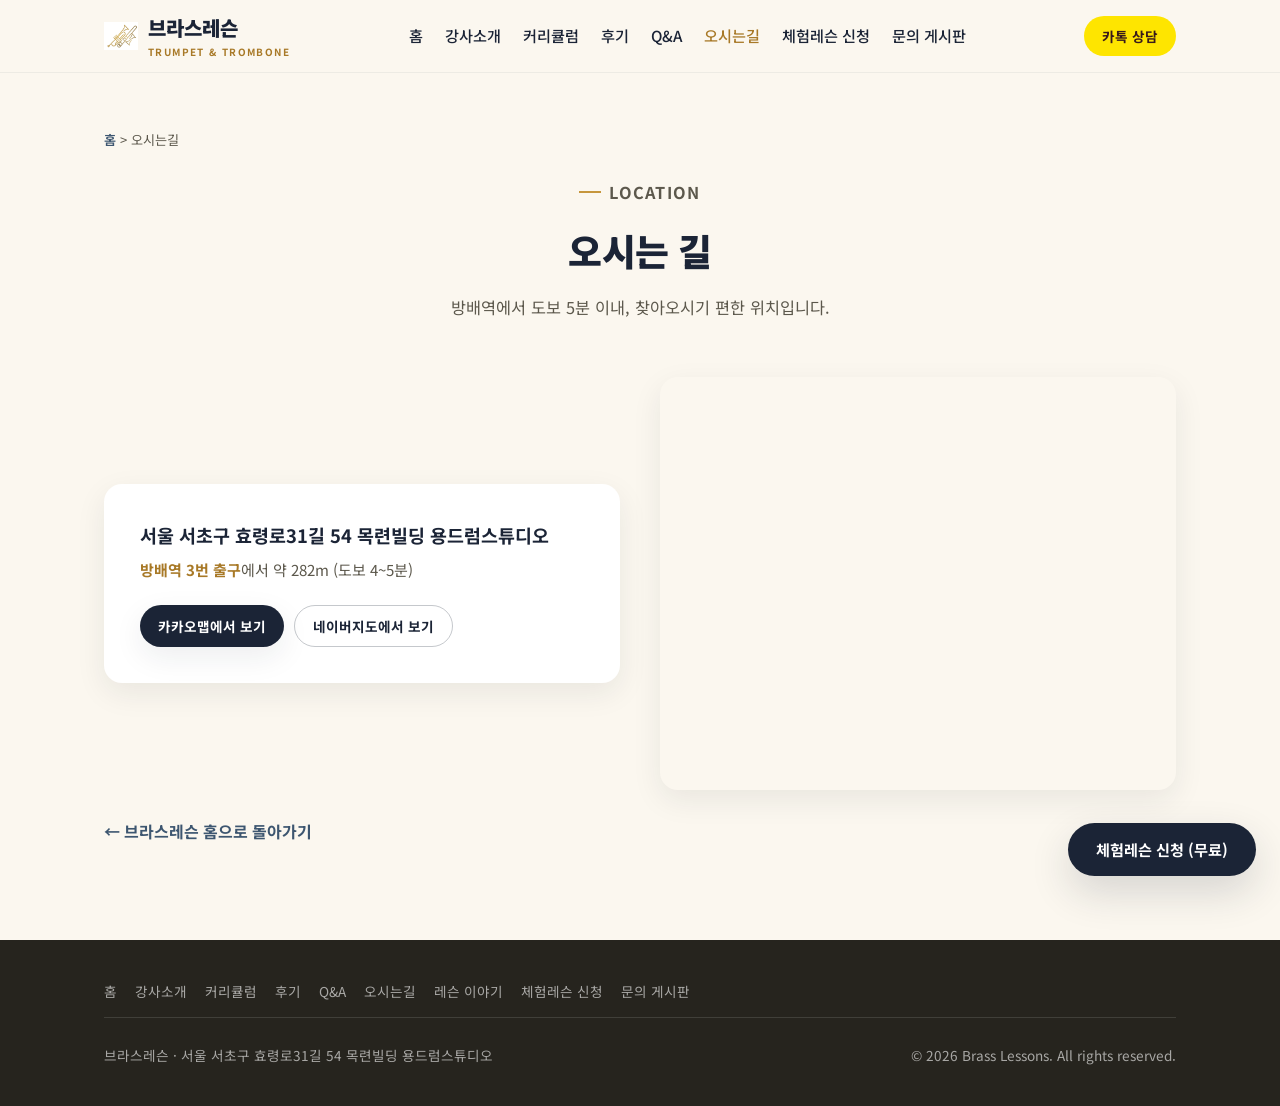
<file: trumpet-trombone-location.html>
<!DOCTYPE html>
<html lang="ko">
<head>
<meta charset="UTF-8">
<meta name="viewport" content="width=device-width, initial-scale=1.0">
<title>오시는 길 | 서초 방배 트럼펫 트롬본 레슨 브라스레슨</title>
<meta name="description" content="브라스레슨 위치 안내. 서울 서초구 효령로31길 54 목련빌딩 용드럼스튜디오, 방배역 3번 출구에서 도보 4~5분 거리입니다.">
<meta name="keywords" content="서초 트럼펫 레슨 위치, 방배 트롬본 레슨 위치, 방배역 트럼펫 학원, 방배역 트롬본 학원, 브라스레슨 오시는길">
<meta name="robots" content="index, follow">
<link rel="canonical" href="https://brasslessons.kr/trumpet-trombone-location.html">
<meta property="og:type" content="website">
<meta property="og:locale" content="ko_KR">
<meta property="og:site_name" content="브라스레슨">
<meta property="og:title" content="오시는 길 | 서초 방배 트럼펫 트롬본 레슨 브라스레슨">
<meta property="og:description" content="방배역 3번 출구에서 도보 4~5분, 서울 서초구 효령로31길 54 목련빌딩 용드럼스튜디오.">
<meta property="og:image" content="https://brasslessons.kr/img/logo-share.png">
<meta property="og:url" content="https://brasslessons.kr/trumpet-trombone-location.html">
<meta name="twitter:card" content="summary_large_image">
<meta name="twitter:title" content="오시는 길 | 서초 방배 트럼펫 트롬본 레슨 브라스레슨">
<meta name="twitter:description" content="방배역 3번 출구에서 도보 4~5분, 서울 서초구 효령로31길 54 목련빌딩 용드럼스튜디오.">
<meta name="twitter:image" content="https://brasslessons.kr/img/logo-share.png">
<link rel="icon" href="/favicon.ico" sizes="any">
<link rel="icon" type="image/png" sizes="32x32" href="img/favicon-32.png">
<link rel="icon" type="image/png" sizes="96x96" href="img/favicon-96.png">
<link rel="apple-touch-icon" href="img/apple-touch-icon.png">
<link rel="stylesheet" href="css/style.css">
<script type="application/ld+json">
{
  "@context": "https://schema.org",
  "@type": "BreadcrumbList",
  "itemListElement": [
    { "@type": "ListItem", "position": 1, "name": "홈", "item": "https://brasslessons.kr/" },
    { "@type": "ListItem", "position": 2, "name": "오시는길", "item": "https://brasslessons.kr/trumpet-trombone-location.html" }
  ]
}
</script>
<script type="application/ld+json">
{
  "@context": "https://schema.org",
  "@type": "LocalBusiness",
  "name": "브라스레슨",
  "url": "https://brasslessons.kr/trumpet-trombone-location.html",
  "address": {
    "@type": "PostalAddress",
    "streetAddress": "효령로31길 54 목련빌딩 용드럼스튜디오",
    "addressLocality": "서초구",
    "addressRegion": "서울특별시",
    "addressCountry": "KR"
  },
  "areaServed": ["서초구", "방배동", "강남", "서울"]
}
</script>
</head>
<!-- Google tag (gtag.js) -->
<script async src="https://www.googletagmanager.com/gtag/js?id=G-JMH02SKSWM"></script>
<script>
  window.dataLayer = window.dataLayer || [];
  function gtag(){dataLayer.push(arguments);}
  gtag('js', new Date());

  gtag('config', 'G-JMH02SKSWM');
</script>
<body>

<header class="site-header">
  <div class="wrap">
    <a href="/#hero" class="brand">
      <img src="img/logo-icon.png" alt="트럼펫 트롬본 레슨 학원 브라스레슨 로고" width="34" height="28">
      <span>브라스레슨<small>TRUMPET &amp; TROMBONE</small></span>
    </a>
    <nav class="main-nav" id="mainNav">
      <a href="/#hero">홈</a>
      <a href="trumpet-trombone-teacher.html">강사소개</a>
      <a href="trumpet-trombone-curriculum.html">커리큘럼</a>
      <a href="trumpet-trombone-review.html">후기</a>
      <a href="trumpet-trombone-faq.html">Q&amp;A</a>
      <a href="trumpet-trombone-location.html" style="color:var(--gold-dark);">오시는길</a>
      <a href="trumpet-trombone-trial-lesson.html">체험레슨 신청</a>
      <a href="board.html">문의 게시판</a>
    </nav>
    <div class="header-actions">
      <a href="/#contact" class="btn btn-kakao btn-sm">카톡 상담</a>
      <button class="nav-toggle" id="navToggle" aria-label="메뉴 열기"><span></span><span></span><span></span></button>
    </div>
  </div>
</header>

<section style="padding-top:56px;">
  <div class="wrap">
    <p class="breadcrumb"><a href="/">홈</a> &gt; 오시는길</p>
    <div class="section-head">
      <p class="eyebrow">Location</p>
      <h1>오시는 길</h1>
      <p>방배역에서 도보 5분 이내, 찾아오시기 편한 위치입니다.</p>
    </div>
    <div class="location-grid">
      <div class="location-card">
        <p class="addr">서울 서초구 효령로31길 54 목련빌딩 용드럼스튜디오</p>
        <p class="transit"><strong>방배역 3번 출구</strong>에서 약 282m (도보 4~5분)</p>
        <div class="location-links">
          <a class="btn btn-primary btn-sm" target="_blank" rel="noopener" href="https://map.kakao.com/link/search/서울 서초구 효령로31길 54 목련빌딩">카카오맵에서 보기</a>
          <a class="btn btn-outline btn-sm" target="_blank" rel="noopener" href="https://map.naver.com/p/search/서울 서초구 효령로31길 54 목련빌딩">네이버지도에서 보기</a>
        </div>
      </div>
      <div class="map-embed">
        <iframe src="https://www.openstreetmap.org/export/embed.html?bbox=126.9935949%2C37.4812183%2C126.9975949%2C37.4852183&layer=mapnik&marker=37.4832183%2C126.9955949" loading="lazy" referrerpolicy="no-referrer-when-downgrade" title="브라스레슨 위치 지도"></iframe>
      </div>
    </div>
    <p style="margin-top:28px;"><a href="/" style="color:var(--steel-dark); font-weight:700;">← 브라스레슨 홈으로 돌아가기</a></p>
  </div>
</section>

<footer class="site-footer">
  <div class="wrap">
    <nav class="footer-links">
      <a href="/">홈</a>
      <a href="trumpet-trombone-teacher.html">강사소개</a>
      <a href="trumpet-trombone-curriculum.html">커리큘럼</a>
      <a href="trumpet-trombone-review.html">후기</a>
      <a href="trumpet-trombone-faq.html">Q&amp;A</a>
      <a href="trumpet-trombone-location.html">오시는길</a>
      <a href="trumpet-lesson-diary.html">레슨 이야기</a>
      <a href="trumpet-trombone-trial-lesson.html">체험레슨 신청</a>
      <a href="board.html">문의 게시판</a>
    </nav>
    <span>브라스레슨 · 서울 서초구 효령로31길 54 목련빌딩 용드럼스튜디오</span>
    <span>&copy; <span id="year"></span> Brass Lessons. All rights reserved.</span>
  </div>
</footer>

<div class="sticky-cta">
  <a href="trumpet-trombone-trial-lesson.html" class="btn btn-primary">체험레슨 신청 (무료)</a>
</div>

<script src="js/main.js"></script>
</body>
</html>
</file>
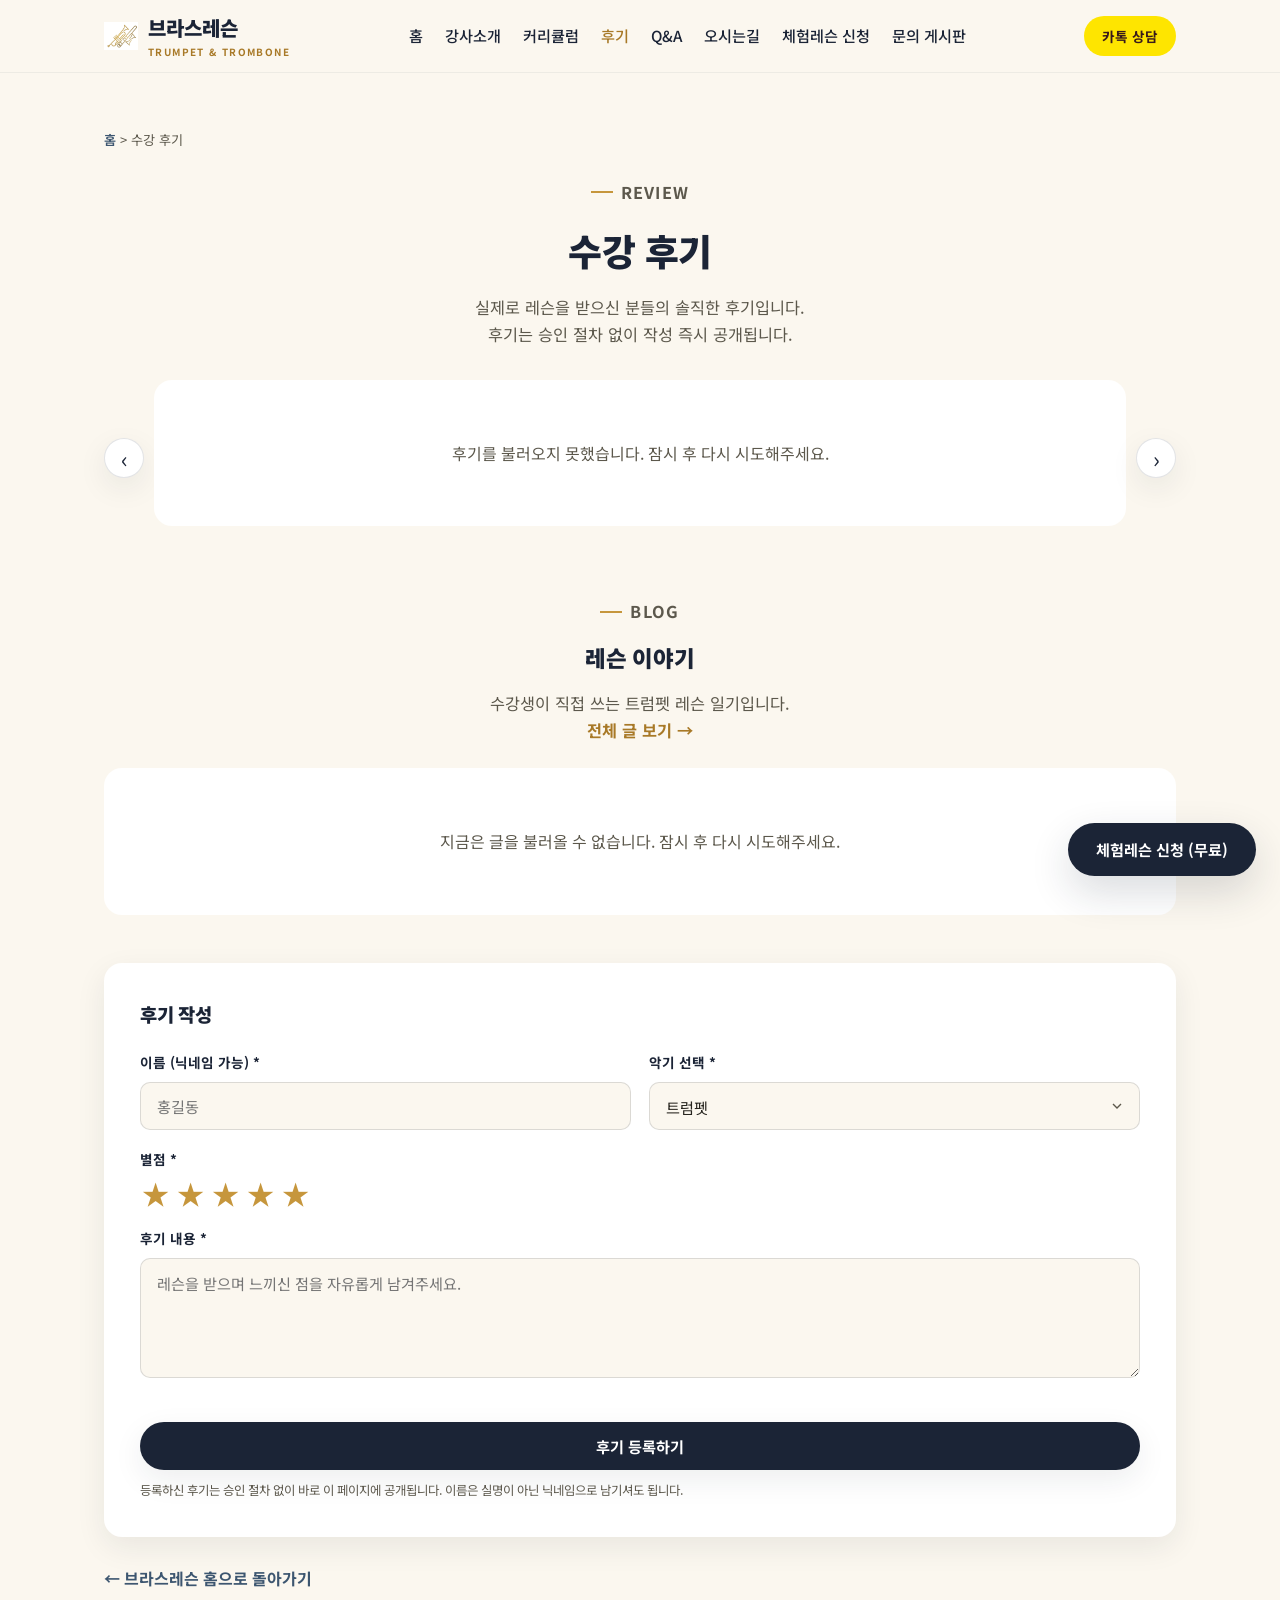
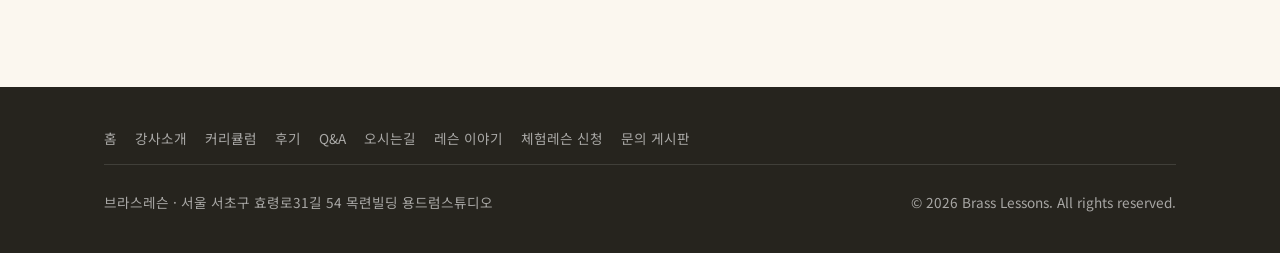
<file: trumpet-trombone-review.html>
<!DOCTYPE html>
<html lang="ko">
<head>
<meta charset="UTF-8">
<meta name="viewport" content="width=device-width, initial-scale=1.0">
<title>수강 후기 | 트럼펫 트롬본 레슨 브라스레슨</title>
<meta name="description" content="브라스레슨에서 트럼펫, 트롬본을 배운 수강생들의 실제 후기를 확인하세요. 별점과 함께 솔직한 레슨 경험을 남길 수 있습니다.">
<meta name="keywords" content="트럼펫 레슨 후기, 트롬본 레슨 후기, 트럼펫 학원 후기, 트롬본 학원 후기, 서초 트럼펫 레슨 후기, 방배 트롬본 레슨 후기">
<meta name="robots" content="index, follow">
<link rel="canonical" href="https://brasslessons.kr/trumpet-trombone-review.html">
<meta property="og:type" content="website">
<meta property="og:locale" content="ko_KR">
<meta property="og:site_name" content="브라스레슨">
<meta property="og:title" content="수강 후기 | 트럼펫 트롬본 레슨 브라스레슨">
<meta property="og:description" content="트럼펫, 트롬본 레슨을 받은 수강생들의 실제 후기를 확인하고, 직접 후기를 남겨보세요.">
<meta property="og:image" content="https://brasslessons.kr/img/logo-share.png">
<meta property="og:url" content="https://brasslessons.kr/trumpet-trombone-review.html">
<meta name="twitter:card" content="summary_large_image">
<meta name="twitter:title" content="수강 후기 | 트럼펫 트롬본 레슨 브라스레슨">
<meta name="twitter:description" content="트럼펫, 트롬본 레슨을 받은 수강생들의 실제 후기를 확인하고, 직접 후기를 남겨보세요.">
<meta name="twitter:image" content="https://brasslessons.kr/img/logo-share.png">
<link rel="icon" href="/favicon.ico" sizes="any">
<link rel="icon" type="image/png" sizes="32x32" href="img/favicon-32.png">
<link rel="icon" type="image/png" sizes="96x96" href="img/favicon-96.png">
<link rel="apple-touch-icon" href="img/apple-touch-icon.png">
<link rel="stylesheet" href="css/style.css">
<script type="application/ld+json">
{
  "@context": "https://schema.org",
  "@type": "BreadcrumbList",
  "itemListElement": [
    { "@type": "ListItem", "position": 1, "name": "홈", "item": "https://brasslessons.kr/" },
    { "@type": "ListItem", "position": 2, "name": "수강 후기", "item": "https://brasslessons.kr/trumpet-trombone-review.html" }
  ]
}
</script>
</head>
<!-- Google tag (gtag.js) -->
<script async src="https://www.googletagmanager.com/gtag/js?id=G-JMH02SKSWM"></script>
<script>
  window.dataLayer = window.dataLayer || [];
  function gtag(){dataLayer.push(arguments);}
  gtag('js', new Date());

  gtag('config', 'G-JMH02SKSWM');
</script>
<body>

<header class="site-header">
  <div class="wrap">
    <a href="/#hero" class="brand">
      <img src="img/logo-icon.png" alt="트럼펫 트롬본 레슨 학원 브라스레슨 로고" width="34" height="28">
      <span>브라스레슨<small>TRUMPET &amp; TROMBONE</small></span>
    </a>
    <nav class="main-nav" id="mainNav">
      <a href="/#hero">홈</a>
      <a href="trumpet-trombone-teacher.html">강사소개</a>
      <a href="trumpet-trombone-curriculum.html">커리큘럼</a>
      <a href="trumpet-trombone-review.html" style="color:var(--gold-dark);">후기</a>
      <a href="trumpet-trombone-faq.html">Q&amp;A</a>
      <a href="trumpet-trombone-location.html">오시는길</a>
      <a href="trumpet-trombone-trial-lesson.html">체험레슨 신청</a>
      <a href="board.html">문의 게시판</a>
    </nav>
    <div class="header-actions">
      <a href="/#contact" class="btn btn-kakao btn-sm">카톡 상담</a>
      <button class="nav-toggle" id="navToggle" aria-label="메뉴 열기"><span></span><span></span><span></span></button>
    </div>
  </div>
</header>

<section style="padding-top:56px; padding-bottom:0;">
  <div class="wrap">
    <p class="breadcrumb"><a href="/">홈</a> &gt; 수강 후기</p>
    <div class="section-head" style="margin-bottom:32px;">
      <p class="eyebrow">Review</p>
      <h1>수강 후기</h1>
      <p>실제로 레슨을 받으신 분들의 솔직한 후기입니다.<br> 후기는 승인 절차 없이 작성 즉시 공개됩니다.</p>
    </div>
  </div>
</section>

<section style="padding-top:0;">
  <div class="wrap">
    <div class="review-carousel">
      <button type="button" class="carousel-arrow prev" data-target="reviewList" aria-label="이전 후기">‹</button>
      <div id="reviewList" class="review-grid">
        <div class="empty-state">후기를 불러오는 중...</div>
      </div>
      <button type="button" class="carousel-arrow next" data-target="reviewList" aria-label="다음 후기">›</button>
    </div>

    <div class="section-head" style="margin-bottom:24px;">
      <p class="eyebrow">Blog</p>
      <h2 style="font-size:1.4rem;">레슨 이야기</h2>
      <p>수강생이 직접 쓰는 트럼펫 레슨 일기입니다.<br> <a href="trumpet-lesson-diary.html" style="color:var(--gold-dark); font-weight:700;">전체 글 보기 →</a></p>
    </div>
    <div id="blogList" class="blog-list" data-limit="3">
      <div class="empty-state">글을 불러오는 중...</div>
    </div>

    <div class="board-form">
      <h3 style="color:var(--navy); margin-bottom:22px;">후기 작성</h3>
      <form id="reviewForm">
        <div class="form-grid-2">
          <div class="form-row">
            <label for="f-name">이름 (닉네임 가능) *</label>
            <input type="text" id="f-name" name="name" required placeholder="홍길동">
          </div>
          <div class="form-row">
            <label for="f-instrument">악기 선택 *</label>
            <select id="f-instrument" name="instrument" required>
              <option value="trumpet">트럼펫</option>
              <option value="trombone">트롬본</option>
              <option value="etc">잘 모르겠어요</option>
            </select>
          </div>
        </div>
        <div class="form-row">
          <label>별점 *</label>
          <div class="star-rating" id="starWidget">
            <button type="button" data-value="1" aria-label="1점">★</button>
            <button type="button" data-value="2" aria-label="2점">★</button>
            <button type="button" data-value="3" aria-label="3점">★</button>
            <button type="button" data-value="4" aria-label="4점">★</button>
            <button type="button" data-value="5" aria-label="5점">★</button>
          </div>
          <input type="hidden" id="f-rating" value="5">
        </div>
        <div class="form-row">
          <label for="f-message">후기 내용 *</label>
          <textarea id="f-message" name="message" required placeholder="레슨을 받으며 느끼신 점을 자유롭게 남겨주세요."></textarea>
        </div>
        <button type="submit" class="btn btn-primary btn-block" style="margin-top:20px;">후기 등록하기</button>
        <p class="form-note">등록하신 후기는 승인 절차 없이 바로 이 페이지에 공개됩니다. 이름은 실명이 아닌 닉네임으로 남기셔도 됩니다.</p>
        <p class="form-status" id="formStatus"></p>
      </form>
    </div>
    <p style="margin-top:28px;"><a href="/" style="color:var(--steel-dark); font-weight:700;">← 브라스레슨 홈으로 돌아가기</a></p>
  </div>
</section>

<footer class="site-footer">
  <div class="wrap">
    <nav class="footer-links">
      <a href="/">홈</a>
      <a href="trumpet-trombone-teacher.html">강사소개</a>
      <a href="trumpet-trombone-curriculum.html">커리큘럼</a>
      <a href="trumpet-trombone-review.html">후기</a>
      <a href="trumpet-trombone-faq.html">Q&amp;A</a>
      <a href="trumpet-trombone-location.html">오시는길</a>
      <a href="trumpet-lesson-diary.html">레슨 이야기</a>
      <a href="trumpet-trombone-trial-lesson.html">체험레슨 신청</a>
      <a href="board.html">문의 게시판</a>
    </nav>
    <span>브라스레슨 · 서울 서초구 효령로31길 54 목련빌딩 용드럼스튜디오</span>
    <span>&copy; <span id="year"></span> Brass Lessons. All rights reserved.</span>
  </div>
</footer>

<div class="sticky-cta">
  <a href="trumpet-trombone-trial-lesson.html" class="btn btn-primary">체험레슨 신청 (무료)</a>
</div>

<script src="js/main.js"></script>
<script src="js/reviews.js"></script>
<script src="js/blog.js"></script>
</body>
</html>
</file>
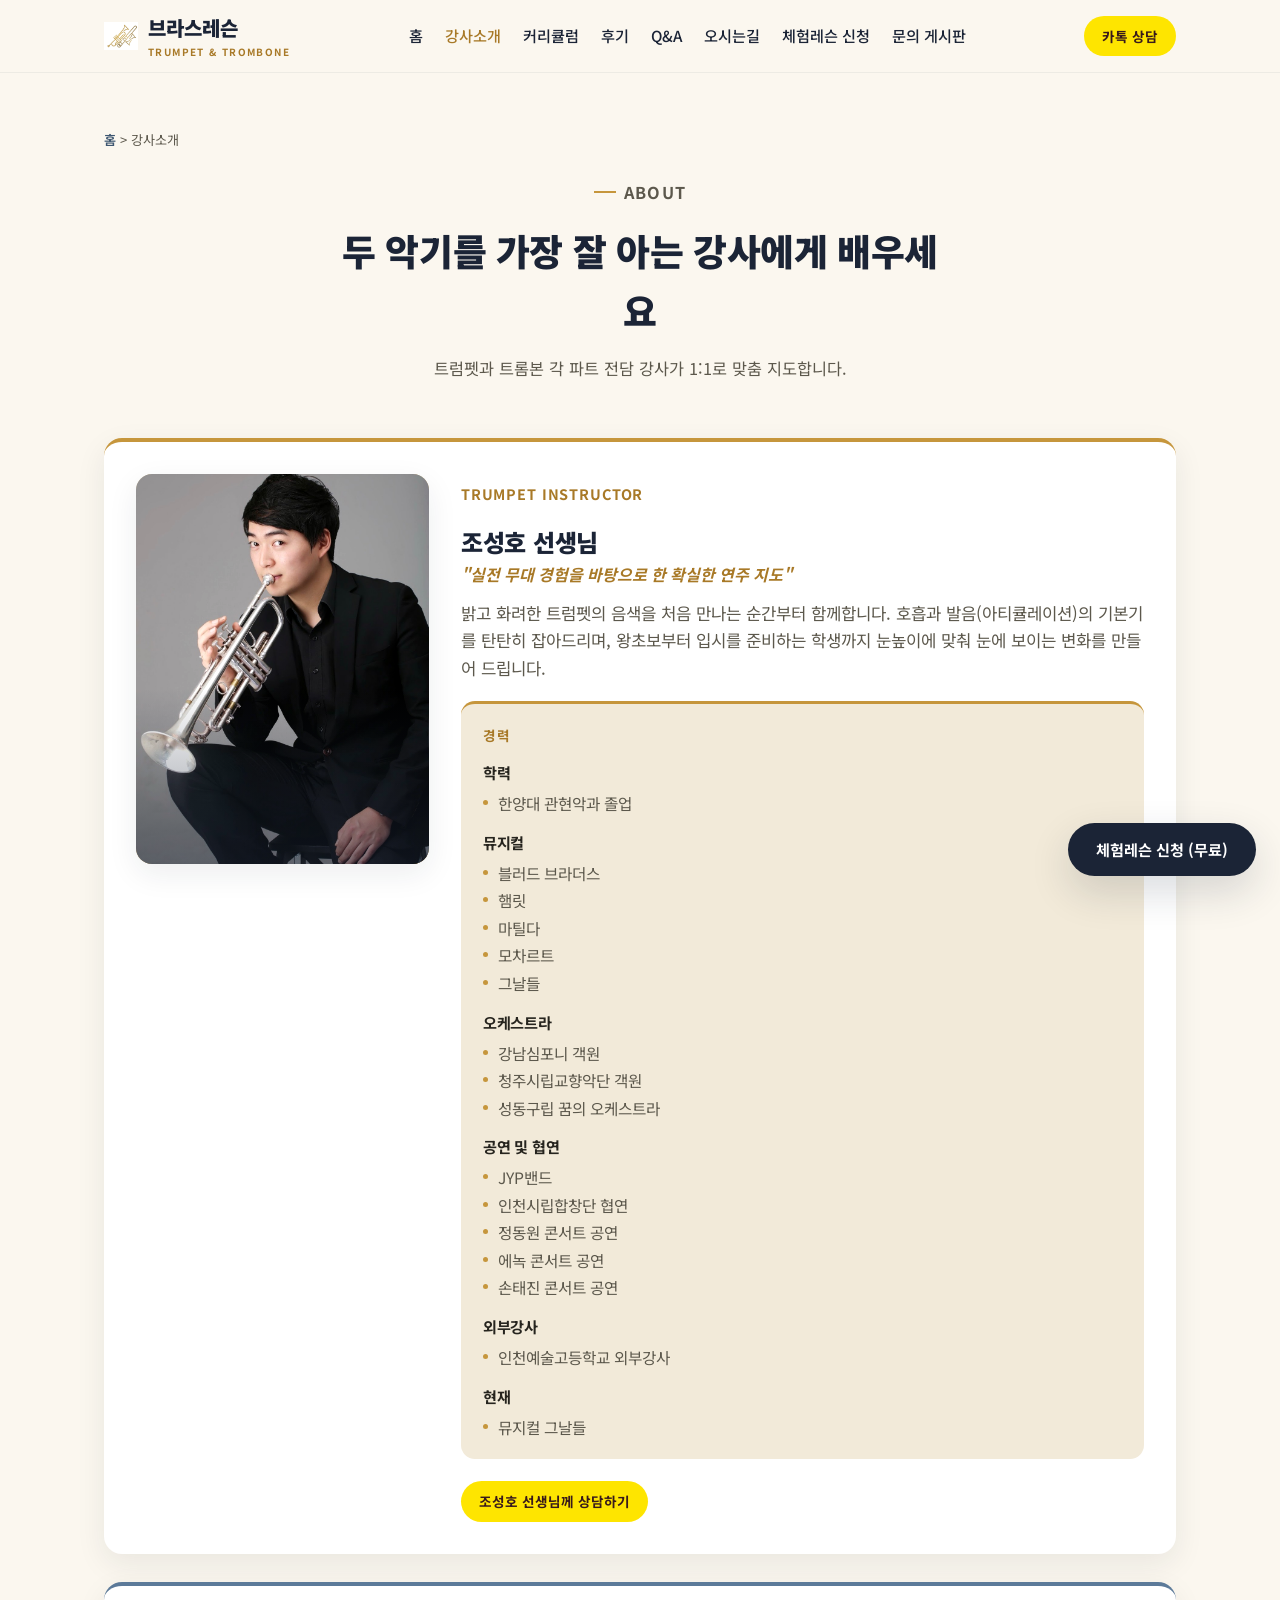
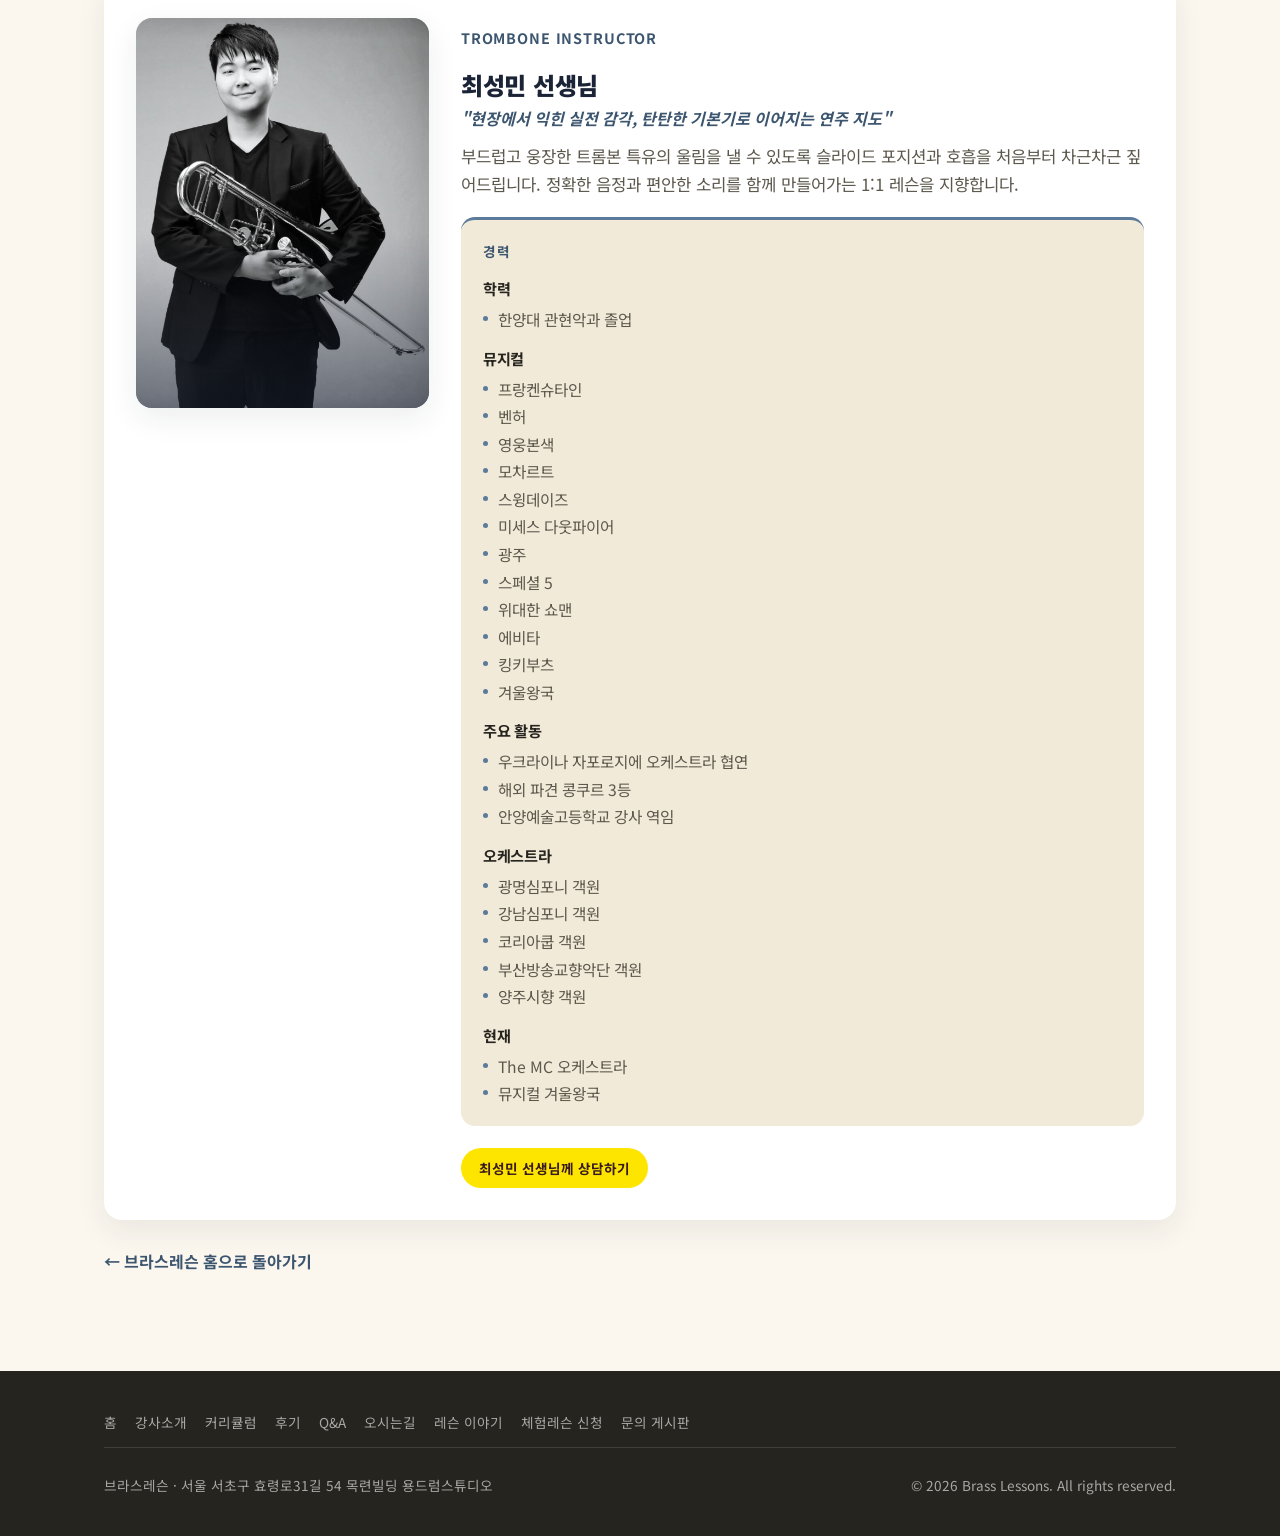
<file: trumpet-trombone-teacher.html>
<!DOCTYPE html>
<html lang="ko">
<head>
<meta charset="UTF-8">
<meta name="viewport" content="width=device-width, initial-scale=1.0">
<title>강사소개 | 트럼펫 트롬본 레슨 브라스레슨</title>
<meta name="description" content="서초·방배 트럼펫 레슨 강사 조성호 선생님, 트롬본 레슨 강사 최성민 선생님을 소개합니다. 뮤지컬·오케스트라 실전 경력을 갖춘 1:1 맞춤 금관악기 레슨.">
<meta name="keywords" content="트럼펫 레슨 강사, 트롬본 레슨 강사, 서초 트럼펫 강사, 방배 트롬본 강사, 조성호, 최성민, 트럼펫 학원, 트롬본 학원">
<meta name="robots" content="index, follow">
<link rel="canonical" href="https://brasslessons.kr/trumpet-trombone-teacher.html">
<meta property="og:type" content="website">
<meta property="og:locale" content="ko_KR">
<meta property="og:site_name" content="브라스레슨">
<meta property="og:title" content="강사소개 | 트럼펫 트롬본 레슨 브라스레슨">
<meta property="og:description" content="트럼펫 레슨 강사 조성호 선생님, 트롬본 레슨 강사 최성민 선생님의 경력과 레슨 철학을 소개합니다.">
<meta property="og:image" content="https://brasslessons.kr/img/logo-share.png">
<meta property="og:url" content="https://brasslessons.kr/trumpet-trombone-teacher.html">
<meta name="twitter:card" content="summary_large_image">
<meta name="twitter:title" content="강사소개 | 트럼펫 트롬본 레슨 브라스레슨">
<meta name="twitter:description" content="트럼펫 레슨 강사 조성호 선생님, 트롬본 레슨 강사 최성민 선생님의 경력과 레슨 철학을 소개합니다.">
<meta name="twitter:image" content="https://brasslessons.kr/img/logo-share.png">
<link rel="icon" href="/favicon.ico" sizes="any">
<link rel="icon" type="image/png" sizes="32x32" href="img/favicon-32.png">
<link rel="icon" type="image/png" sizes="96x96" href="img/favicon-96.png">
<link rel="apple-touch-icon" href="img/apple-touch-icon.png">
<link rel="stylesheet" href="css/style.css">
<script type="application/ld+json">
{
  "@context": "https://schema.org",
  "@type": "BreadcrumbList",
  "itemListElement": [
    { "@type": "ListItem", "position": 1, "name": "홈", "item": "https://brasslessons.kr/" },
    { "@type": "ListItem", "position": 2, "name": "강사소개", "item": "https://brasslessons.kr/trumpet-trombone-teacher.html" }
  ]
}
</script>
<script type="application/ld+json">
{
  "@context": "https://schema.org",
  "@graph": [
    {
      "@type": "Person",
      "name": "조성호",
      "jobTitle": "트럼펫 레슨 강사",
      "worksFor": { "@type": "LocalBusiness", "name": "브라스레슨" },
      "description": "한양대 관현악과 졸업. 뮤지컬 블러드 브라더스·햄릿·마틸다·모차르트·그날들, 강남심포니·청주시립교향악단 객원 등 실전 경력을 가진 트럼펫 레슨 강사."
    },
    {
      "@type": "Person",
      "name": "최성민",
      "jobTitle": "트롬본 레슨 강사",
      "worksFor": { "@type": "LocalBusiness", "name": "브라스레슨" },
      "description": "한양대 관현악과 졸업. 뮤지컬 프랑켄슈타인·벤허·영웅본색·위대한 쇼맨, 광명심포니·강남심포니 객원 등 실전 경력을 가진 트롬본 레슨 강사."
    }
  ]
}
</script>
</head>
<!-- Google tag (gtag.js) -->
<script async src="https://www.googletagmanager.com/gtag/js?id=G-JMH02SKSWM"></script>
<script>
  window.dataLayer = window.dataLayer || [];
  function gtag(){dataLayer.push(arguments);}
  gtag('js', new Date());

  gtag('config', 'G-JMH02SKSWM');
</script>
<body>

<header class="site-header">
  <div class="wrap">
    <a href="/#hero" class="brand">
      <img src="img/logo-icon.png" alt="트럼펫 트롬본 레슨 학원 브라스레슨 로고" width="34" height="28">
      <span>브라스레슨<small>TRUMPET &amp; TROMBONE</small></span>
    </a>
    <nav class="main-nav" id="mainNav">
      <a href="/#hero">홈</a>
      <a href="trumpet-trombone-teacher.html" style="color:var(--gold-dark);">강사소개</a>
      <a href="trumpet-trombone-curriculum.html">커리큘럼</a>
      <a href="trumpet-trombone-review.html">후기</a>
      <a href="trumpet-trombone-faq.html">Q&amp;A</a>
      <a href="trumpet-trombone-location.html">오시는길</a>
      <a href="trumpet-trombone-trial-lesson.html">체험레슨 신청</a>
      <a href="board.html">문의 게시판</a>
    </nav>
    <div class="header-actions">
      <a href="/#contact" class="btn btn-kakao btn-sm">카톡 상담</a>
      <button class="nav-toggle" id="navToggle" aria-label="메뉴 열기"><span></span><span></span><span></span></button>
    </div>
  </div>
</header>

<section style="padding-top:56px;">
  <div class="wrap">
    <p class="breadcrumb"><a href="/">홈</a> &gt; 강사소개</p>
    <div class="section-head">
      <p class="eyebrow">About</p>
      <h1>두 악기를 가장 잘 아는 강사에게 배우세요</h1>
      <p>트럼펫과 트롬본 각 파트 전담 강사가 1:1로 맞춤 지도합니다.</p>
    </div>
    <div class="instructor-grid">
      <!-- 아래 강사 카드는 data/instructors.json에서 생성됩니다. 직접 수정하지 말고
           data/instructors.json을 고친 뒤 `node scripts/build-instructors.js`를 실행하세요. -->
      <!-- INSTRUCTOR_CARDS:START -->
      <div class="instructor-card trumpet">
        <div class="instructor-visual">
          <img src="img/jo-seongho-trumpet.jpg" alt="트럼펫 레슨 강사 조성호 선생님">
        </div>
        <div class="instructor-info">
          <span class="instructor-role">TRUMPET INSTRUCTOR</span>
          <h2>조성호 선생님</h2>
          <p class="bio-quote">"실전 무대 경험을 바탕으로 한 확실한 연주 지도"</p>
          <p class="bio">밝고 화려한 트럼펫의 음색을 처음 만나는 순간부터 함께합니다. 호흡과 발음(아티큘레이션)의 기본기를 탄탄히 잡아드리며, 왕초보부터 입시를 준비하는 학생까지 눈높이에 맞춰 눈에 보이는 변화를 만들어 드립니다.</p>
          <div class="career">
            <p class="career-title">경력</p>
            <div class="career-group">
              <h3>학력</h3>
              <ul><li>한양대 관현악과 졸업</li></ul>
            </div>
            <div class="career-group">
              <h3>뮤지컬</h3>
              <ul><li>블러드 브라더스</li><li>햄릿</li><li>마틸다</li><li>모차르트</li><li>그날들</li></ul>
            </div>
            <div class="career-group">
              <h3>오케스트라</h3>
              <ul><li>강남심포니 객원</li><li>청주시립교향악단 객원</li><li>성동구립 꿈의 오케스트라</li></ul>
            </div>
            <div class="career-group">
              <h3>공연 및 협연</h3>
              <ul><li>JYP밴드</li><li>인천시립합창단 협연</li><li>정동원 콘서트 공연</li><li>에녹 콘서트 공연</li><li>손태진 콘서트 공연</li></ul>
            </div>
            <div class="career-group">
              <h3>외부강사</h3>
              <ul><li>인천예술고등학교 외부강사</li></ul>
            </div>
            <div class="career-group">
              <h3>현재</h3>
              <ul><li>뮤지컬 그날들</li></ul>
            </div>
          </div>
          <a href="https://open.kakao.com/o/sXsxBhui" target="_blank" rel="noopener" class="btn btn-kakao btn-sm">조성호 선생님께 상담하기</a>
        </div>
      </div>
      <div class="instructor-card trombone">
        <div class="instructor-visual">
          <img src="img/choi-seongmin-trombone.jpg" alt="트롬본 레슨 강사 최성민 선생님">
        </div>
        <div class="instructor-info">
          <span class="instructor-role">TROMBONE INSTRUCTOR</span>
          <h2>최성민 선생님</h2>
          <p class="bio-quote">"현장에서 익힌 실전 감각, 탄탄한 기본기로 이어지는 연주 지도"</p>
          <p class="bio">부드럽고 웅장한 트롬본 특유의 울림을 낼 수 있도록 슬라이드 포지션과 호흡을 처음부터 차근차근 짚어드립니다. 정확한 음정과 편안한 소리를 함께 만들어가는 1:1 레슨을 지향합니다.</p>
          <div class="career">
            <p class="career-title">경력</p>
            <div class="career-group">
              <h3>학력</h3>
              <ul><li>한양대 관현악과 졸업</li></ul>
            </div>
            <div class="career-group">
              <h3>뮤지컬</h3>
              <ul><li>프랑켄슈타인</li><li>벤허</li><li>영웅본색</li><li>모차르트</li><li>스윙데이즈</li><li>미세스 다웃파이어</li><li>광주</li><li>스페셜 5</li><li>위대한 쇼맨</li><li>에비타</li><li>킹키부츠</li><li>겨울왕국</li></ul>
            </div>
            <div class="career-group">
              <h3>주요 활동</h3>
              <ul><li>우크라이나 자포로지에 오케스트라 협연</li><li>해외 파견 콩쿠르 3등</li><li>안양예술고등학교 강사 역임</li></ul>
            </div>
            <div class="career-group">
              <h3>오케스트라</h3>
              <ul><li>광명심포니 객원</li><li>강남심포니 객원</li><li>코리아쿱 객원</li><li>부산방송교향악단 객원</li><li>양주시향 객원</li></ul>
            </div>
            <div class="career-group">
              <h3>현재</h3>
              <ul><li>The MC 오케스트라</li><li>뮤지컬 겨울왕국</li></ul>
            </div>
          </div>
          <a href="https://open.kakao.com/o/s3RNm6ui" target="_blank" rel="noopener" class="btn btn-kakao btn-sm">최성민 선생님께 상담하기</a>
        </div>
      </div>
      <!-- INSTRUCTOR_CARDS:END -->
    </div>
    <p style="margin-top:28px;"><a href="/" style="color:var(--steel-dark); font-weight:700;">← 브라스레슨 홈으로 돌아가기</a></p>
  </div>
</section>

<footer class="site-footer">
  <div class="wrap">
    <nav class="footer-links">
      <a href="/">홈</a>
      <a href="trumpet-trombone-teacher.html">강사소개</a>
      <a href="trumpet-trombone-curriculum.html">커리큘럼</a>
      <a href="trumpet-trombone-review.html">후기</a>
      <a href="trumpet-trombone-faq.html">Q&amp;A</a>
      <a href="trumpet-trombone-location.html">오시는길</a>
      <a href="trumpet-lesson-diary.html">레슨 이야기</a>
      <a href="trumpet-trombone-trial-lesson.html">체험레슨 신청</a>
      <a href="board.html">문의 게시판</a>
    </nav>
    <span>브라스레슨 · 서울 서초구 효령로31길 54 목련빌딩 용드럼스튜디오</span>
    <span>&copy; <span id="year"></span> Brass Lessons. All rights reserved.</span>
  </div>
</footer>

<div class="sticky-cta">
  <a href="trumpet-trombone-trial-lesson.html" class="btn btn-primary">체험레슨 신청 (무료)</a>
</div>

<script src="js/main.js"></script>
</body>
</html>
</file>
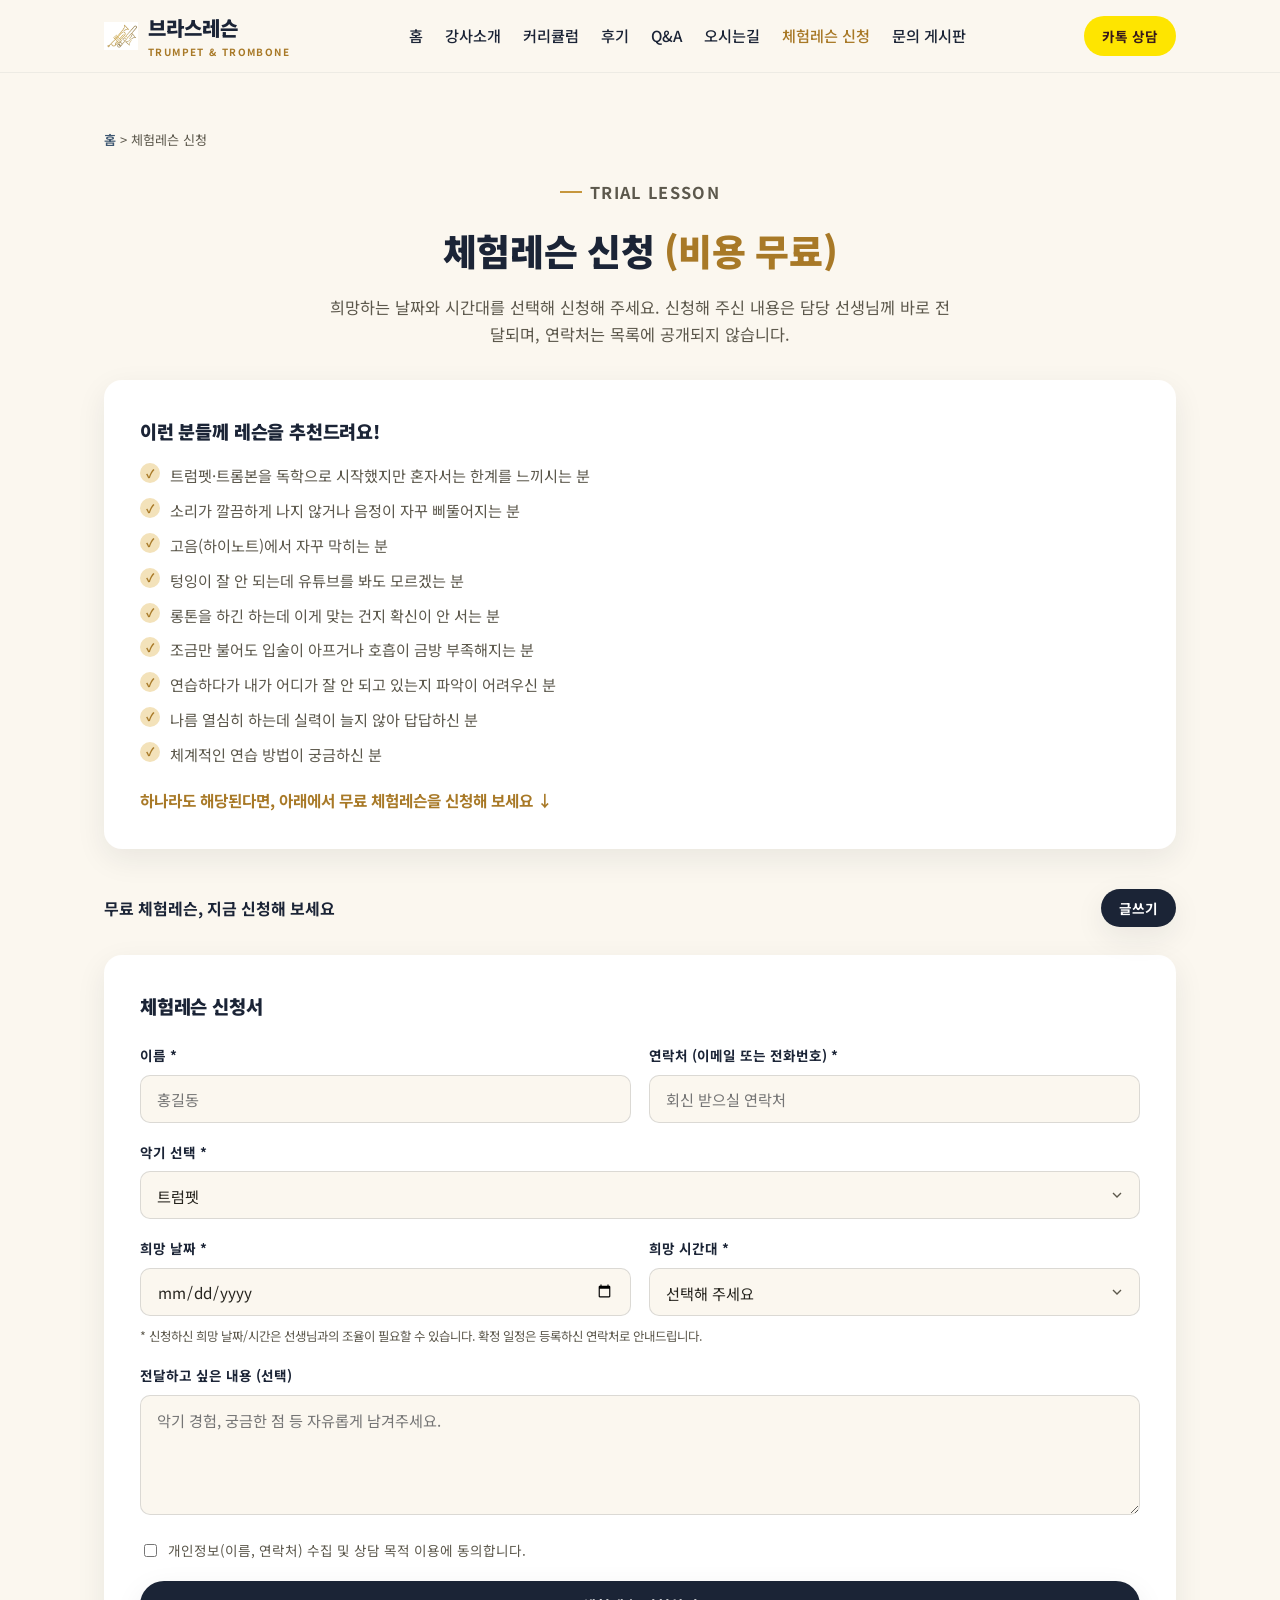
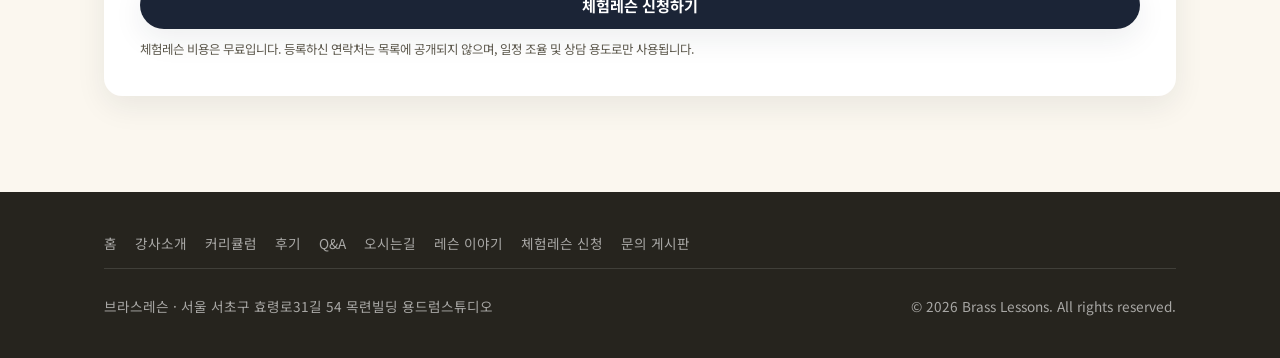
<file: trumpet-trombone-trial-lesson.html>
<!DOCTYPE html>
<html lang="ko">
<head>
<meta charset="UTF-8">
<meta name="viewport" content="width=device-width, initial-scale=1.0">
<title>체험레슨 신청 | 트럼펫 트롬본 레슨 브라스레슨</title>
<meta name="description" content="트럼펫·트롬본 무료 체험레슨 신청. 희망 날짜와 시간대를 선택해 신청하시면 담당 선생님과 조율 후 확정 안내드립니다.">
<meta name="keywords" content="트럼펫 체험레슨, 트롬본 체험레슨, 트럼펫 레슨 신청, 트롬본 레슨 신청, 무료 체험레슨, 트럼펫 학원, 트롬본 학원">
<meta name="robots" content="index, follow">
<link rel="canonical" href="https://brasslessons.kr/trumpet-trombone-trial-lesson.html">
<meta property="og:type" content="website">
<meta property="og:locale" content="ko_KR">
<meta property="og:site_name" content="브라스레슨">
<meta property="og:title" content="체험레슨 신청 | 트럼펫 트롬본 레슨 브라스레슨">
<meta property="og:description" content="희망 날짜와 시간대를 선택해 무료 체험레슨을 신청하세요. 담당 선생님과 조율 후 확정 안내드립니다.">
<meta property="og:image" content="https://brasslessons.kr/img/logo-share.png">
<meta property="og:url" content="https://brasslessons.kr/trumpet-trombone-trial-lesson.html">
<meta name="twitter:card" content="summary_large_image">
<meta name="twitter:title" content="체험레슨 신청 | 트럼펫 트롬본 레슨 브라스레슨">
<meta name="twitter:description" content="희망 날짜와 시간대를 선택해 무료 체험레슨을 신청하세요. 담당 선생님과 조율 후 확정 안내드립니다.">
<meta name="twitter:image" content="https://brasslessons.kr/img/logo-share.png">
<link rel="icon" href="/favicon.ico" sizes="any">
<link rel="icon" type="image/png" sizes="32x32" href="img/favicon-32.png">
<link rel="icon" type="image/png" sizes="96x96" href="img/favicon-96.png">
<link rel="apple-touch-icon" href="img/apple-touch-icon.png">
<link rel="stylesheet" href="css/style.css">
<script type="application/ld+json">
{
  "@context": "https://schema.org",
  "@type": "BreadcrumbList",
  "itemListElement": [
    { "@type": "ListItem", "position": 1, "name": "홈", "item": "https://brasslessons.kr/" },
    { "@type": "ListItem", "position": 2, "name": "체험레슨 신청", "item": "https://brasslessons.kr/trumpet-trombone-trial-lesson.html" }
  ]
}
</script>
</head>
<!-- Google tag (gtag.js) -->
<script async src="https://www.googletagmanager.com/gtag/js?id=G-JMH02SKSWM"></script>
<script>
  window.dataLayer = window.dataLayer || [];
  function gtag(){dataLayer.push(arguments);}
  gtag('js', new Date());

  gtag('config', 'G-JMH02SKSWM');
</script>
<body>

<header class="site-header">
  <div class="wrap">
    <a href="/#hero" class="brand">
      <img src="img/logo-icon.png" alt="트럼펫 트롬본 레슨 학원 브라스레슨 로고" width="34" height="28">
      <span>브라스레슨<small>TRUMPET &amp; TROMBONE</small></span>
    </a>
    <nav class="main-nav" id="mainNav">
      <a href="/#hero">홈</a>
      <a href="trumpet-trombone-teacher.html">강사소개</a>
      <a href="trumpet-trombone-curriculum.html">커리큘럼</a>
      <a href="trumpet-trombone-review.html">후기</a>
      <a href="trumpet-trombone-faq.html">Q&amp;A</a>
      <a href="trumpet-trombone-location.html">오시는길</a>
      <a href="trumpet-trombone-trial-lesson.html" style="color:var(--gold-dark);">체험레슨 신청</a>
      <a href="board.html">문의 게시판</a>
    </nav>
    <div class="header-actions">
      <a href="/#contact" class="btn btn-kakao btn-sm">카톡 상담</a>
      <button class="nav-toggle" id="navToggle" aria-label="메뉴 열기"><span></span><span></span><span></span></button>
    </div>
  </div>
</header>

<section style="padding-top:56px; padding-bottom:0;">
  <div class="wrap">
    <p class="breadcrumb"><a href="/">홈</a> &gt; 체험레슨 신청</p>
    <div class="section-head" style="margin-bottom:32px;">
      <p class="eyebrow">Trial Lesson</p>
      <h2>체험레슨 신청 <span style="color:var(--gold-dark);">(비용 무료)</span></h2>
      <p>희망하는 날짜와 시간대를 선택해 신청해 주세요. 신청해 주신 내용은 담당 선생님께 바로 전달되며, 연락처는 목록에 공개되지 않습니다.</p>
    </div>

    <div class="fit-check">
      <h3>이런 분들께 레슨을 추천드려요!</h3>
      <ul>
        <li>트럼펫·트롬본을 독학으로 시작했지만 혼자서는 한계를 느끼시는 분</li>
        <li>소리가 깔끔하게 나지 않거나 음정이 자꾸 삐뚤어지는 분</li>
        <li>고음(하이노트)에서 자꾸 막히는 분</li>
        <li>텅잉이 잘 안 되는데 유튜브를 봐도 모르겠는 분</li>
        <li>롱톤을 하긴 하는데 이게 맞는 건지 확신이 안 서는 분</li>
        <li>조금만 불어도 입술이 아프거나 호흡이 금방 부족해지는 분</li>
        <li>연습하다가 내가 어디가 잘 안 되고 있는지 파악이 어려우신 분</li>
        <li>나름 열심히 하는데 실력이 늘지 않아 답답하신 분</li>
        <li>체계적인 연습 방법이 궁금하신 분</li>
      </ul>
      <p class="fit-check-cta">하나라도 해당된다면, 아래에서 무료 체험레슨을 신청해 보세요 ↓</p>
    </div>
  </div>
</section>

<section style="padding-top:0;">
  <div class="wrap">
    <div class="board-toolbar">
      <div style="font-weight:700; color:var(--navy);">무료 체험레슨, 지금 신청해 보세요</div>
      <button class="btn btn-primary btn-sm" onclick="document.getElementById('writeForm').scrollIntoView({behavior:'smooth'})">글쓰기</button>
    </div>

    <div class="board-form" id="writeForm">
      <h3 style="color:var(--navy); margin-bottom:22px;">체험레슨 신청서</h3>
      <form id="trialForm">
        <div class="form-grid-2">
          <div class="form-row">
            <label for="t-name">이름 *</label>
            <input type="text" id="t-name" name="name" required placeholder="홍길동">
          </div>
          <div class="form-row">
            <label for="t-contact">연락처 (이메일 또는 전화번호) *</label>
            <input type="text" id="t-contact" name="contact" required placeholder="회신 받으실 연락처">
          </div>
        </div>
        <div class="form-row">
          <label for="t-instrument">악기 선택 *</label>
          <select id="t-instrument" name="instrument" required>
            <option value="trumpet">트럼펫</option>
            <option value="trombone">트롬본</option>
            <option value="etc">잘 모르겠어요</option>
          </select>
        </div>
        <div class="form-grid-2">
          <div class="form-row">
            <label for="t-date">희망 날짜 *</label>
            <input type="date" id="t-date" name="date" required>
          </div>
          <div class="form-row">
            <label for="t-time">희망 시간대 *</label>
            <select id="t-time" name="time" required>
              <option value="">선택해 주세요</option>
              <option value="오전">오전</option>
              <option value="오후">오후</option>
              <option value="저녁">저녁</option>
              <option value="시간 무관">시간 무관 (선생님 추천)</option>
            </select>
          </div>
        </div>
        <p class="form-note" style="margin-top:-8px; margin-bottom:18px;">* 신청하신 희망 날짜/시간은 선생님과의 조율이 필요할 수 있습니다. 확정 일정은 등록하신 연락처로 안내드립니다.</p>
        <div class="form-row">
          <label for="t-message">전달하고 싶은 내용 (선택)</label>
          <textarea id="t-message" name="message" placeholder="악기 경험, 궁금한 점 등 자유롭게 남겨주세요."></textarea>
        </div>
        <label class="form-check">
          <input type="checkbox" id="t-agree" required>
          개인정보(이름, 연락처) 수집 및 상담 목적 이용에 동의합니다.
        </label>
        <button type="submit" class="btn btn-primary btn-block" style="margin-top:20px;">체험레슨 신청하기</button>
        <p class="form-note">체험레슨 비용은 무료입니다. 등록하신 연락처는 목록에 공개되지 않으며, 일정 조율 및 상담 용도로만 사용됩니다.</p>
        <p class="form-status" id="formStatus"></p>
      </form>
    </div>
  </div>
</section>

<footer class="site-footer">
  <div class="wrap">
    <nav class="footer-links">
      <a href="/">홈</a>
      <a href="trumpet-trombone-teacher.html">강사소개</a>
      <a href="trumpet-trombone-curriculum.html">커리큘럼</a>
      <a href="trumpet-trombone-review.html">후기</a>
      <a href="trumpet-trombone-faq.html">Q&amp;A</a>
      <a href="trumpet-trombone-location.html">오시는길</a>
      <a href="trumpet-lesson-diary.html">레슨 이야기</a>
      <a href="trumpet-trombone-trial-lesson.html">체험레슨 신청</a>
      <a href="board.html">문의 게시판</a>
    </nav>
    <span>브라스레슨 · 서울 서초구 효령로31길 54 목련빌딩 용드럼스튜디오</span>
    <span>&copy; <span id="year"></span> Brass Lessons. All rights reserved.</span>
  </div>
</footer>

<script src="js/main.js"></script>
<script src="js/trial.js"></script>
</body>
</html>
</file>
<file: css/style.css>
@import url('https://fonts.googleapis.com/css2?family=Noto+Sans+KR:wght@400;500;700;900&family=Playfair+Display:wght@700;900&display=swap');

:root {
  --gold: #c6963c;
  --gold-dark: #a87927;
  --gold-light: #f3e2ba;
  --steel: #5c7a99;
  --steel-dark: #3d5670;
  --navy: #1b2436;
  --navy-light: #2c3b57;
  --cream: #fbf7ef;
  --cream-dark: #f2ead9;
  --ink: #26241e;
  --ink-soft: #5c584c;
  --white: #ffffff;
  --radius: 18px;
  --shadow: 0 10px 30px rgba(27, 36, 54, 0.08);
  --shadow-strong: 0 16px 40px rgba(27, 36, 54, 0.16);
  --max-width: 1120px;
}

* { box-sizing: border-box; }
html { scroll-behavior: smooth; }

body {
  margin: 0;
  font-family: 'Noto Sans KR', -apple-system, BlinkMacSystemFont, 'Malgun Gothic', sans-serif;
  color: var(--ink);
  background: var(--cream);
  line-height: 1.65;
  overflow-x: hidden;
}

h1, h2, h3, h4 { margin: 0; font-weight: 900; letter-spacing: -0.01em; }
p { margin: 0; }
a { color: inherit; text-decoration: none; }
ul { margin: 0; padding: 0; list-style: none; }
img, svg { max-width: 100%; display: block; }
button { font-family: inherit; cursor: pointer; border: none; background: none; }

.serif { font-family: 'Playfair Display', 'Noto Sans KR', serif; }

.sr-only {
  position: absolute;
  width: 1px; height: 1px;
  padding: 0; margin: -1px;
  overflow: hidden;
  clip: rect(0, 0, 0, 0);
  white-space: nowrap;
  border: 0;
}

.wrap {
  max-width: var(--max-width);
  margin: 0 auto;
  padding: 0 24px;
}

.eyebrow {
  display: inline-flex;
  align-items: center;
  gap: 8px;
  font-size: 0.82rem;
  font-weight: 700;
  letter-spacing: 0.08em;
  color: var(--gold-dark);
  text-transform: uppercase;
  margin-bottom: 14px;
}
.eyebrow::before {
  content: '';
  width: 22px;
  height: 2px;
  background: var(--gold);
  display: inline-block;
}

/* ---------- Header ---------- */
.site-header {
  position: sticky;
  top: 0;
  z-index: 100;
  background: rgba(251, 247, 239, 0.92);
  backdrop-filter: blur(10px);
  border-bottom: 1px solid rgba(27, 36, 54, 0.06);
}
.site-header .wrap {
  display: flex;
  align-items: center;
  justify-content: space-between;
  height: 72px;
}
.brand {
  display: flex;
  align-items: center;
  gap: 10px;
  font-weight: 900;
  font-size: 1.25rem;
  color: var(--navy);
}
.brand small {
  display: block;
  font-size: 0.62rem;
  font-weight: 700;
  letter-spacing: 0.14em;
  color: var(--gold-dark);
}
.main-nav {
  display: flex;
  align-items: center;
  gap: 22px;
}
.main-nav a {
  font-size: 0.95rem;
  font-weight: 500;
  color: var(--navy);
  position: relative;
  padding: 6px 0;
}
.main-nav a::after {
  content: '';
  position: absolute;
  left: 0; right: 0; bottom: 0;
  height: 2px;
  background: var(--gold);
  transform: scaleX(0);
  transition: transform 0.25s ease;
}
.main-nav a:hover::after { transform: scaleX(1); }

.header-actions { display: flex; align-items: center; gap: 10px; }

.nav-toggle {
  display: none;
  width: 40px; height: 40px;
  flex-direction: column;
  align-items: center;
  justify-content: center;
  gap: 5px;
}
.nav-toggle span {
  width: 22px; height: 2px;
  background: var(--navy);
  border-radius: 2px;
  transition: all 0.25s ease;
}
.nav-toggle.active span:nth-child(1) { transform: translateY(7px) rotate(45deg); }
.nav-toggle.active span:nth-child(2) { opacity: 0; }
.nav-toggle.active span:nth-child(3) { transform: translateY(-7px) rotate(-45deg); }

/* ---------- Buttons ---------- */
.btn {
  display: inline-flex;
  align-items: center;
  justify-content: center;
  gap: 8px;
  padding: 13px 26px;
  border-radius: 999px;
  font-weight: 700;
  font-size: 0.95rem;
  transition: transform 0.2s ease, box-shadow 0.2s ease, background 0.2s ease;
  white-space: nowrap;
}
.btn-primary {
  background: var(--navy);
  color: var(--white);
  box-shadow: var(--shadow);
}
.btn-primary:hover { transform: translateY(-2px); box-shadow: var(--shadow-strong); }
.btn-outline {
  background: transparent;
  color: var(--navy);
  border: 1.5px solid rgba(27,36,54,0.25);
}
.btn-outline:hover { border-color: var(--navy); }
.btn-kakao {
  background: #fee500;
  color: #391b1b;
}
.btn-kakao:hover { transform: translateY(-2px); box-shadow: var(--shadow-strong); }
.btn-sm { padding: 9px 18px; font-size: 0.85rem; }
.btn-block { width: 100%; }
.btn svg { width: 18px; height: 18px; }

/* ---------- Hero ---------- */
.hero {
  position: relative;
  padding: 84px 0 100px;
  background:
    radial-gradient(circle at 85% 10%, rgba(198,150,60,0.16), transparent 45%),
    radial-gradient(circle at 5% 90%, rgba(92,122,153,0.14), transparent 45%),
    var(--navy);
  color: var(--white);
  overflow: hidden;
}
.hero .wrap {
  display: grid;
  grid-template-columns: 1.1fr 0.9fr;
  gap: 48px;
  align-items: center;
}
.hero h1 {
  font-size: clamp(2.1rem, 4vw, 3.2rem);
  line-height: 1.25;
  color: var(--white);
}
.hero h1 span { color: var(--gold); }
.hero p.lead {
  margin-top: 20px;
  font-size: 1.08rem;
  color: rgba(255,255,255,0.78);
  max-width: 480px;
}
.hero-actions {
  margin-top: 32px;
  display: flex;
  flex-direction: column;
  gap: 12px;
}
.hero-actions-row {
  display: flex;
  flex-wrap: wrap;
  gap: 12px;
}
.hero-stats {
  margin-top: 44px;
  display: flex;
  gap: 32px;
  flex-wrap: wrap;
}
.hero-stats div strong {
  display: block;
  font-size: 1.5rem;
  color: var(--gold-light);
  font-weight: 900;
}
.hero-stats div span {
  font-size: 0.82rem;
  color: rgba(255,255,255,0.6);
}
.hero-art {
  position: relative;
  display: flex;
  align-items: center;
  justify-content: center;
}
.hero-art .glow {
  position: absolute;
  inset: 0;
  background: radial-gradient(circle, rgba(198,150,60,0.35), transparent 65%);
  filter: blur(20px);
}
.hero-art .photo-frame {
  position: relative;
  width: 100%;
  max-width: 420px;
  aspect-ratio: 4 / 3.4;
}
.hero-art .photo-frame img {
  width: 100%;
  height: 100%;
  object-fit: contain;
  object-position: center;
}

/* ---------- Section base ---------- */
section { padding: 96px 0; }
.section-head {
  max-width: 620px;
  margin: 0 auto 56px;
  text-align: center;
}
.section-head h1,
.section-head h2 {
  font-size: clamp(1.6rem, 3vw, 2.3rem);
  color: var(--navy);
}
.section-head p {
  margin-top: 14px;
  color: var(--ink-soft);
  font-size: 1.02rem;
}
.section-alt { background: var(--white); }

/* ---------- About / instructors ---------- */
.instructor-grid {
  display: flex;
  flex-direction: column;
  gap: 28px;
}
.instructor-card {
  display: grid;
  grid-template-columns: 3fr 7fr;
  gap: 32px;
  background: var(--white);
  border-radius: var(--radius);
  padding: 32px;
  box-shadow: var(--shadow);
  border-top: 4px solid var(--gold);
  transition: transform 0.25s ease;
}
.instructor-card.trombone { border-top-color: var(--steel); }
.instructor-card:hover { transform: translateY(-6px); }
.instructor-info { min-width: 0; }
.instructor-visual {
  position: relative;
  width: 100%;
  aspect-ratio: 3 / 4;
  border-radius: 16px;
  overflow: hidden;
  box-shadow: var(--shadow);
  background: linear-gradient(150deg, var(--gold-light), var(--gold));
}
.instructor-card.trombone .instructor-visual {
  background: linear-gradient(150deg, #dce8f2, var(--steel));
}
.instructor-visual img, .instructor-visual svg {
  position: absolute; inset: 0;
  width: 100%; height: 100%;
  object-fit: cover;
}
.instructor-visual img { filter: grayscale(12%) contrast(1.05) saturate(1.05); }
.instructor-visual::after {
  content: '';
  position: absolute; inset: 0;
  background: linear-gradient(180deg, transparent 55%, rgba(27,36,54,0.5));
  pointer-events: none;
}
.instructor-card > .instructor-info > h2,
.instructor-card > .instructor-info > h3 { font-size: 1.5rem; color: var(--navy); }
.instructor-role {
  display: inline-block;
  margin: 8px 0 16px;
  font-size: 0.9rem;
  font-weight: 700;
  color: var(--gold-dark);
  letter-spacing: 0.06em;
}
.instructor-card.trombone .instructor-role { color: var(--steel-dark); }
.instructor-card p.bio { color: var(--ink-soft); font-size: 1.05rem; }
.instructor-card p.bio-quote {
  font-style: italic;
  color: var(--gold-dark);
  font-weight: 700;
  font-size: 1rem;
  margin-bottom: 12px;
}
.instructor-card.trombone p.bio-quote { color: var(--steel-dark); }
.instructor-card .btn { margin-top: 22px; }
.career {
  margin-top: 18px;
  padding: 20px 22px;
  background: var(--cream-dark);
  border-radius: 14px;
  border-top: 3px solid var(--gold);
}
.instructor-card.trombone .career { border-top-color: var(--steel); }
.career-title {
  font-size: 0.85rem;
  font-weight: 700;
  letter-spacing: 0.1em;
  text-transform: uppercase;
  color: var(--gold-dark);
  margin-bottom: 14px;
}
.instructor-card.trombone .career-title { color: var(--steel-dark); }
.career-group { margin-bottom: 14px; }
.career-group:last-child { margin-bottom: 0; }
.career-group h3 {
  font-size: 0.95rem;
  font-weight: 700;
  color: var(--ink);
  margin-bottom: 7px;
}
.career-group ul { display: flex; flex-direction: column; gap: 4px; }
.career-group ul li {
  font-size: 0.98rem;
  color: var(--ink-soft);
  padding-left: 15px;
  position: relative;
  line-height: 1.5;
}
.career-group ul li::before {
  content: '';
  position: absolute;
  left: 0; top: 8px;
  width: 5px; height: 5px;
  border-radius: 50%;
  background: var(--gold);
}
.instructor-card.trombone .career-group ul li::before { background: var(--steel); }
.bio-note {
  margin-top: 36px;
  font-size: 0.78rem;
  color: var(--ink-soft);
  opacity: 0.7;
  text-align: center;
}

/* ---------- Curriculum ---------- */
.tabs {
  display: flex;
  justify-content: center;
  gap: 10px;
  margin-bottom: 44px;
}
.program-tabs {
  display: flex;
  justify-content: center;
  gap: 8px;
  margin-bottom: 32px;
  flex-wrap: wrap;
}
.program-btn {
  padding: 8px 20px;
  border-radius: 999px;
  font-weight: 700;
  font-size: 0.86rem;
  background: transparent;
  color: var(--ink-soft);
  border: 1.5px solid rgba(27,36,54,0.16);
}
.program-btn.active {
  background: var(--gold);
  color: #fff;
  border-color: var(--gold);
}
.tab-panel[data-tab="trombone"] .program-btn.active { background: var(--steel); border-color: var(--steel); }
.program-panel { display: none; }
.program-panel.active { display: block; animation: fadeIn 0.3s ease; }
.tab-btn {
  padding: 12px 28px;
  border-radius: 999px;
  font-weight: 700;
  background: var(--cream-dark);
  color: var(--ink-soft);
  transition: all 0.2s ease;
}
.tab-btn.active {
  background: var(--navy);
  color: var(--white);
}
.tab-panel { display: none; }
.tab-panel.active { display: block; animation: fadeIn 0.35s ease; }
@keyframes fadeIn { from { opacity: 0; transform: translateY(8px);} to { opacity: 1; transform: translateY(0);} }

.curriculum-steps {
  display: grid;
  grid-template-columns: repeat(3, 1fr);
  gap: 24px;
  margin-bottom: 40px;
}
.step-card {
  background: var(--white);
  border-radius: var(--radius);
  padding: 30px 26px;
  box-shadow: var(--shadow);
  position: relative;
}
.step-tag {
  display: inline-block;
  padding: 6px 14px;
  border-radius: 999px;
  background: var(--gold-light);
  color: var(--gold-dark);
  font-weight: 700;
  font-size: 0.78rem;
  letter-spacing: 0.02em;
  margin-bottom: 16px;
}
.tab-panel[data-tab="trombone"] .step-tag { background: #dce8f2; color: var(--steel-dark); }
.step-card h4 { font-size: 1.08rem; color: var(--navy); margin-bottom: 10px; }
.step-card p { color: var(--ink-soft); font-size: 0.92rem; }
.step-card ul { margin-top: 12px; }
.step-card ul li {
  font-size: 0.88rem;
  color: var(--ink-soft);
  padding-left: 16px;
  position: relative;
  margin-bottom: 6px;
}
.step-card ul li::before {
  content: '';
  position: absolute; left: 0; top: 9px;
  width: 5px; height: 5px;
  border-radius: 50%;
  background: var(--gold);
}
.tab-panel[data-tab="trombone"] .step-card ul li::before { background: var(--steel); }

.process-grid {
  display: grid;
  grid-template-columns: repeat(4, 1fr);
  gap: 24px;
}
.process-step {
  background: var(--white);
  border-radius: var(--radius);
  padding: 28px 22px;
  box-shadow: var(--shadow);
  position: relative;
  text-align: center;
  color: inherit;
  transition: transform 0.2s ease, box-shadow 0.2s ease;
}
.process-step:hover { transform: translateY(-4px); box-shadow: var(--shadow-strong); }
.process-num {
  display: inline-flex;
  align-items: center;
  justify-content: center;
  width: 36px; height: 36px;
  border-radius: 50%;
  background: var(--navy);
  color: var(--gold-light);
  font-weight: 800;
  margin-bottom: 14px;
}
.process-step h4 { font-size: 1.05rem; color: var(--navy); margin-bottom: 8px; }
.process-step p { color: var(--ink-soft); font-size: 0.88rem; }
.process-step:not(:last-child)::after {
  content: '→';
  position: absolute;
  top: 26px; right: -20px;
  color: var(--gold);
  font-size: 1.3rem;
  font-weight: 700;
}

.fit-check {
  background: var(--white);
  border-radius: var(--radius);
  box-shadow: var(--shadow);
  padding: 36px;
  margin-bottom: 40px;
}
.fit-check h3 { color: var(--navy); font-size: 1.15rem; margin-bottom: 18px; }
.fit-check ul { display: flex; flex-direction: column; gap: 12px; margin-bottom: 22px; }
.fit-check ul li {
  list-style: none;
  padding-left: 30px;
  position: relative;
  color: var(--ink-soft);
  font-size: 0.95rem;
  line-height: 1.5;
}
.fit-check ul li::before {
  content: '✓';
  position: absolute;
  left: 0; top: -1px;
  width: 20px; height: 20px;
  border-radius: 50%;
  background: var(--gold-light);
  color: var(--gold-dark);
  font-weight: 800;
  font-size: 0.72rem;
  display: flex;
  align-items: center;
  justify-content: center;
}
.fit-check-cta {
  font-weight: 700;
  color: var(--gold-dark);
  font-size: 0.98rem;
}

.info-bar {
  display: grid;
  grid-template-columns: repeat(2, 1fr);
  gap: 20px;
  background: var(--navy);
  border-radius: var(--radius);
  padding: 32px;
  color: var(--white);
}
.info-bar div { text-align: center; }
.info-bar strong { display: block; font-size: 1.1rem; color: var(--gold-light); margin-bottom: 4px; }
.info-bar span { font-size: 0.82rem; color: rgba(255,255,255,0.7); }

/* ---------- FAQ ---------- */
.faq-list { max-width: 760px; margin: 0 auto; display: flex; flex-direction: column; gap: 14px; }
.faq-item {
  background: var(--white);
  border-radius: 14px;
  box-shadow: var(--shadow);
  overflow: hidden;
}
.faq-q {
  width: 100%;
  display: flex;
  align-items: center;
  justify-content: space-between;
  gap: 16px;
  padding: 22px 26px;
  text-align: left;
  font-weight: 700;
  font-size: 1.05rem;
  color: var(--navy);
}
.faq-q .qmark {
  color: var(--gold-dark);
  font-family: 'Playfair Display', serif;
  font-size: 1.1rem;
}
.faq-q .chev {
  width: 20px; height: 20px;
  flex-shrink: 0;
  transition: transform 0.25s ease;
  color: var(--ink-soft);
}
.faq-item.open .faq-q .chev { transform: rotate(180deg); }
.faq-a {
  max-height: 0;
  overflow: hidden;
  transition: max-height 0.3s ease;
}
.faq-a p {
  padding: 0 26px 22px 26px;
  color: var(--ink-soft);
  font-size: 1.02rem;
  white-space: pre-line;
}

/* ---------- Location ---------- */
.location-grid {
  display: grid;
  grid-template-columns: 1fr 1fr;
  gap: 40px;
  align-items: center;
}
.location-card {
  background: var(--white);
  border-radius: var(--radius);
  box-shadow: var(--shadow);
  padding: 36px;
}
.location-card .addr {
  font-size: 1.15rem;
  font-weight: 700;
  color: var(--navy);
  margin-bottom: 8px;
}
.location-card .transit {
  color: var(--ink-soft);
  font-size: 0.94rem;
  margin-bottom: 22px;
}
.location-card .transit strong { color: var(--gold-dark); }
.location-links { display: flex; gap: 10px; flex-wrap: wrap; }
.map-embed {
  border-radius: var(--radius);
  aspect-ratio: 4/3.2;
  overflow: hidden;
  box-shadow: var(--shadow);
}
.map-embed iframe { width: 100%; height: 100%; border: 0; display: block; }

/* ---------- Contact / kakao section ---------- */
.contact-cta {
  background: linear-gradient(135deg, var(--navy), var(--navy-light));
  border-radius: 28px;
  padding: 56px 40px;
  text-align: center;
  color: var(--white);
}
.contact-cta h2 { color: var(--white); font-size: clamp(1.5rem, 3vw, 2rem); }
.contact-cta p { color: rgba(255,255,255,0.72); margin-top: 12px; }
.contact-choices {
  margin-top: 36px;
  display: grid;
  grid-template-columns: 1fr 1fr;
  gap: 20px;
  max-width: 640px;
  margin-left: auto; margin-right: auto;
}
.contact-choice {
  background: rgba(255,255,255,0.06);
  border: 1px solid rgba(255,255,255,0.14);
  border-radius: 16px;
  padding: 26px;
}
.contact-choice h4 { color: var(--gold-light); font-size: 1.05rem; margin-bottom: 6px; }
.contact-choice p { font-size: 0.85rem; color: rgba(255,255,255,0.65); margin-bottom: 18px; }

/* ---------- Footer ---------- */
.site-footer {
  background: var(--ink);
  color: rgba(255,255,255,0.6);
  padding: 40px 0;
  font-size: 0.85rem;
}
.site-footer .wrap {
  display: flex;
  justify-content: space-between;
  flex-wrap: wrap;
  gap: 12px;
}
.footer-links {
  width: 100%;
  display: flex;
  flex-wrap: wrap;
  gap: 6px 18px;
  margin-bottom: 14px;
  padding-bottom: 14px;
  border-bottom: 1px solid rgba(255,255,255,0.12);
}
.footer-links a {
  color: rgba(255,255,255,0.6);
}
.footer-links a:hover {
  color: var(--gold-light);
}

/* ---------- Breadcrumb ---------- */
.breadcrumb {
  font-size: 0.82rem;
  color: var(--ink-soft);
  margin-bottom: 14px;
}
.breadcrumb a {
  color: var(--steel-dark);
  font-weight: 600;
}
.breadcrumb a:hover {
  color: var(--gold-dark);
}

/* ---------- Sticky trial-lesson CTA ---------- */
.sticky-cta {
  position: fixed;
  left: 0; right: 0; bottom: 0;
  z-index: 90;
  display: flex;
  background: var(--white);
  box-shadow: 0 -8px 24px rgba(0,0,0,0.1);
  padding: 10px 14px;
}
.sticky-cta .btn { flex: 1; }
@media (min-width: 961px) {
  .sticky-cta {
    left: auto;
    right: 24px;
    bottom: 24px;
    background: transparent;
    box-shadow: none;
    padding: 0;
  }
  .sticky-cta .btn {
    flex: none;
    border-radius: 999px;
    padding: 14px 28px;
    box-shadow: var(--shadow-strong);
  }
}

/* ---------- Board page ---------- */
.board-toolbar {
  display: flex;
  justify-content: space-between;
  align-items: center;
  gap: 16px;
  margin-bottom: 28px;
  flex-wrap: wrap;
}
.board-list {
  display: flex;
  flex-direction: column;
  gap: 14px;
  margin-bottom: 48px;
}
.board-item {
  background: var(--white);
  border-radius: 14px;
  box-shadow: var(--shadow);
  padding: 20px 24px;
}
.board-item-head {
  display: flex;
  justify-content: space-between;
  align-items: center;
  gap: 12px;
  cursor: pointer;
}
.board-item-title { font-weight: 700; color: var(--navy); display: flex; align-items: center; gap: 10px; }
.tag {
  font-size: 0.72rem;
  font-weight: 700;
  padding: 4px 10px;
  border-radius: 999px;
  background: var(--gold-light);
  color: var(--gold-dark);
}
.tag.trombone { background: #dce8f2; color: var(--steel-dark); }
.board-item-meta { font-size: 0.78rem; color: var(--ink-soft); display: flex; gap: 10px; align-items: center; }
.board-item-body {
  margin-top: 14px;
  padding-top: 14px;
  border-top: 1px dashed rgba(27,36,54,0.12);
  color: var(--ink-soft);
  font-size: 0.92rem;
  white-space: pre-line;
  display: none;
}
.board-item.open .board-item-body { display: block; }
.board-empty,
.empty-state {
  text-align: center;
  padding: 60px 20px;
  color: var(--ink-soft);
  background: var(--white);
  border-radius: var(--radius);
}
.review-grid .empty-state { flex: 1 1 auto; }

/* ---------- Reviews ---------- */
.review-carousel {
  display: flex;
  align-items: center;
  gap: 10px;
  margin-bottom: 48px;
}
.review-carousel .review-grid { margin-bottom: 0; }
.carousel-arrow {
  flex: 0 0 auto;
  width: 40px; height: 40px;
  border-radius: 50%;
  border: 1px solid rgba(27, 36, 54, 0.12);
  background: var(--white);
  color: var(--navy);
  font-size: 1.4rem;
  line-height: 1;
  display: flex;
  align-items: center;
  justify-content: center;
  cursor: pointer;
  box-shadow: var(--shadow);
  transition: background 0.2s ease, color 0.2s ease;
}
.carousel-arrow:hover { background: var(--navy); color: var(--white); }
.review-grid {
  display: flex;
  flex: 1 1 auto;
  min-width: 0;
  gap: 18px;
  overflow-x: auto;
  scroll-snap-type: x mandatory;
  scroll-behavior: smooth;
  -webkit-overflow-scrolling: touch;
  padding-bottom: 10px;
  margin-bottom: 48px;
}
.review-grid::-webkit-scrollbar { height: 6px; }
.review-grid::-webkit-scrollbar-thumb { background: rgba(27, 36, 54, 0.15); border-radius: 3px; }
.review-grid::-webkit-scrollbar-track { background: transparent; }
.review-card {
  background: var(--white);
  border-radius: var(--radius);
  box-shadow: var(--shadow);
  padding: 24px;
  display: flex;
  flex-direction: column;
  gap: 10px;
  flex: 0 0 280px;
  scroll-snap-align: start;
}
.review-grid.few-items .review-card {
  flex: 1 1 0;
  min-width: 0;
}
.review-card-head {
  display: flex;
  justify-content: space-between;
  align-items: center;
  gap: 10px;
}
.review-card-name { font-weight: 700; color: var(--navy); }
.review-card-meta { font-size: 0.78rem; color: var(--ink-soft); display: flex; gap: 8px; align-items: center; }
.review-card-body {
  color: var(--ink-soft);
  font-size: 0.92rem;
  white-space: pre-line;
}
.stars { color: var(--gold); letter-spacing: 2px; font-size: 0.95rem; }
.stars .empty { color: rgba(27, 36, 54, 0.16); }

.star-rating { display: flex; gap: 4px; }
.star-rating button {
  background: none;
  border: none;
  padding: 2px;
  font-size: 1.7rem;
  line-height: 1;
  color: rgba(27, 36, 54, 0.2);
  cursor: pointer;
}
.star-rating button.filled { color: var(--gold); }

/* ---------- Blog / lesson diary ---------- */
.blog-list {
  display: flex;
  flex-direction: column;
  gap: 14px;
  margin-bottom: 48px;
}
.blog-item {
  display: block;
  background: var(--white);
  border-radius: 14px;
  box-shadow: var(--shadow);
  padding: 20px 24px;
  color: inherit;
}
.blog-item:hover { box-shadow: var(--shadow-strong); }
.blog-item-title { font-weight: 700; color: var(--navy); margin-bottom: 6px; }
.blog-item-meta { font-size: 0.78rem; color: var(--ink-soft); margin-bottom: 10px; }
.blog-item-desc { font-size: 0.9rem; color: var(--ink-soft); }

.board-form {
  background: var(--white);
  border-radius: var(--radius);
  box-shadow: var(--shadow);
  padding: 36px;
}
.form-row { margin-bottom: 18px; }
.form-row label {
  display: block;
  font-size: 0.85rem;
  font-weight: 700;
  color: var(--navy);
  margin-bottom: 8px;
}
.form-row input,
.form-row textarea,
.form-row select {
  width: 100%;
  padding: 13px 16px;
  border-radius: 10px;
  border: 1.5px solid rgba(27,36,54,0.14);
  font-family: inherit;
  font-size: 0.95rem;
  background: var(--cream);
  color: var(--ink);
}
.form-row input:not([type="checkbox"]),
.form-row select {
  height: 48px;
}
.form-row select {
  appearance: none;
  -webkit-appearance: none;
  -moz-appearance: none;
  padding-right: 40px;
  background-image: url("data:image/svg+xml,%3Csvg xmlns='http://www.w3.org/2000/svg' viewBox='0 0 24 24' fill='none' stroke='%235c584c' stroke-width='2'%3E%3Cpath d='M6 9l6 6 6-6'/%3E%3C/svg%3E");
  background-repeat: no-repeat;
  background-position: right 14px center;
  background-size: 16px;
}
.form-row input:focus,
.form-row textarea:focus,
.form-row select:focus {
  outline: none;
  border-color: var(--gold);
}
.form-row textarea { resize: vertical; min-height: 120px; }
.form-grid-2 { display: grid; grid-template-columns: 1fr 1fr; gap: 18px; }
.form-check { display: flex; align-items: center; gap: 8px; font-size: 0.85rem; color: var(--ink-soft); }
.form-check input { width: auto; }
.form-note { font-size: 0.78rem; color: var(--ink-soft); margin-top: 10px; }
.form-status { margin-top: 14px; font-size: 0.88rem; font-weight: 700; display: none; }
.form-status.show { display: block; }
.form-status.ok { color: #2f7a4d; }
.form-status.err { color: #b3452c; }

/* ---------- Responsive ---------- */
@media (max-width: 960px) {
  .main-nav { display: none; }
  .nav-toggle { display: flex; }
  .main-nav.open {
    display: flex;
    position: absolute;
    top: 72px; left: 0; right: 0;
    background: var(--white);
    flex-direction: column;
    padding: 20px 24px 28px;
    gap: 18px;
    box-shadow: var(--shadow);
  }
  .header-actions .btn span.long { display: none; }
  body { padding-bottom: 70px; }
}

@media (max-width: 880px) {
  .hero .wrap { grid-template-columns: 1fr; text-align: center; }
  .hero p.lead { margin-left: auto; margin-right: auto; }
  .hero-actions { align-items: center; }
  .hero-actions-row, .hero-stats { justify-content: center; }
  .hero-art { order: -1; max-width: 420px; margin: 0 auto; }
  .instructor-card { grid-template-columns: 1fr; }
  .curriculum-steps { grid-template-columns: 1fr; }
  .process-grid { grid-template-columns: 1fr; }
  .process-step:not(:last-child)::after { content: '↓'; top: auto; bottom: -20px; right: 50%; transform: translateX(50%); }
  .info-bar { grid-template-columns: 1fr 1fr; }
  .location-grid { grid-template-columns: 1fr; }
  .contact-choices { grid-template-columns: 1fr; }
  .form-grid-2 { grid-template-columns: 1fr; }
  section { padding: 64px 0; }
}

@media (max-width: 640px) {
  .carousel-arrow { display: none; }
  .review-carousel { gap: 0; }
  .review-grid { gap: 14px; }
  .review-grid .review-card,
  .review-grid.few-items .review-card {
    flex: 0 0 84%;
    min-width: 0;
  }
}

@media (max-width: 520px) {
  .info-bar { grid-template-columns: 1fr 1fr; }
  .board-item-head { flex-wrap: wrap; }
  .review-grid .review-card,
  .review-grid.few-items .review-card {
    flex-basis: 88%;
  }
}
</file>
